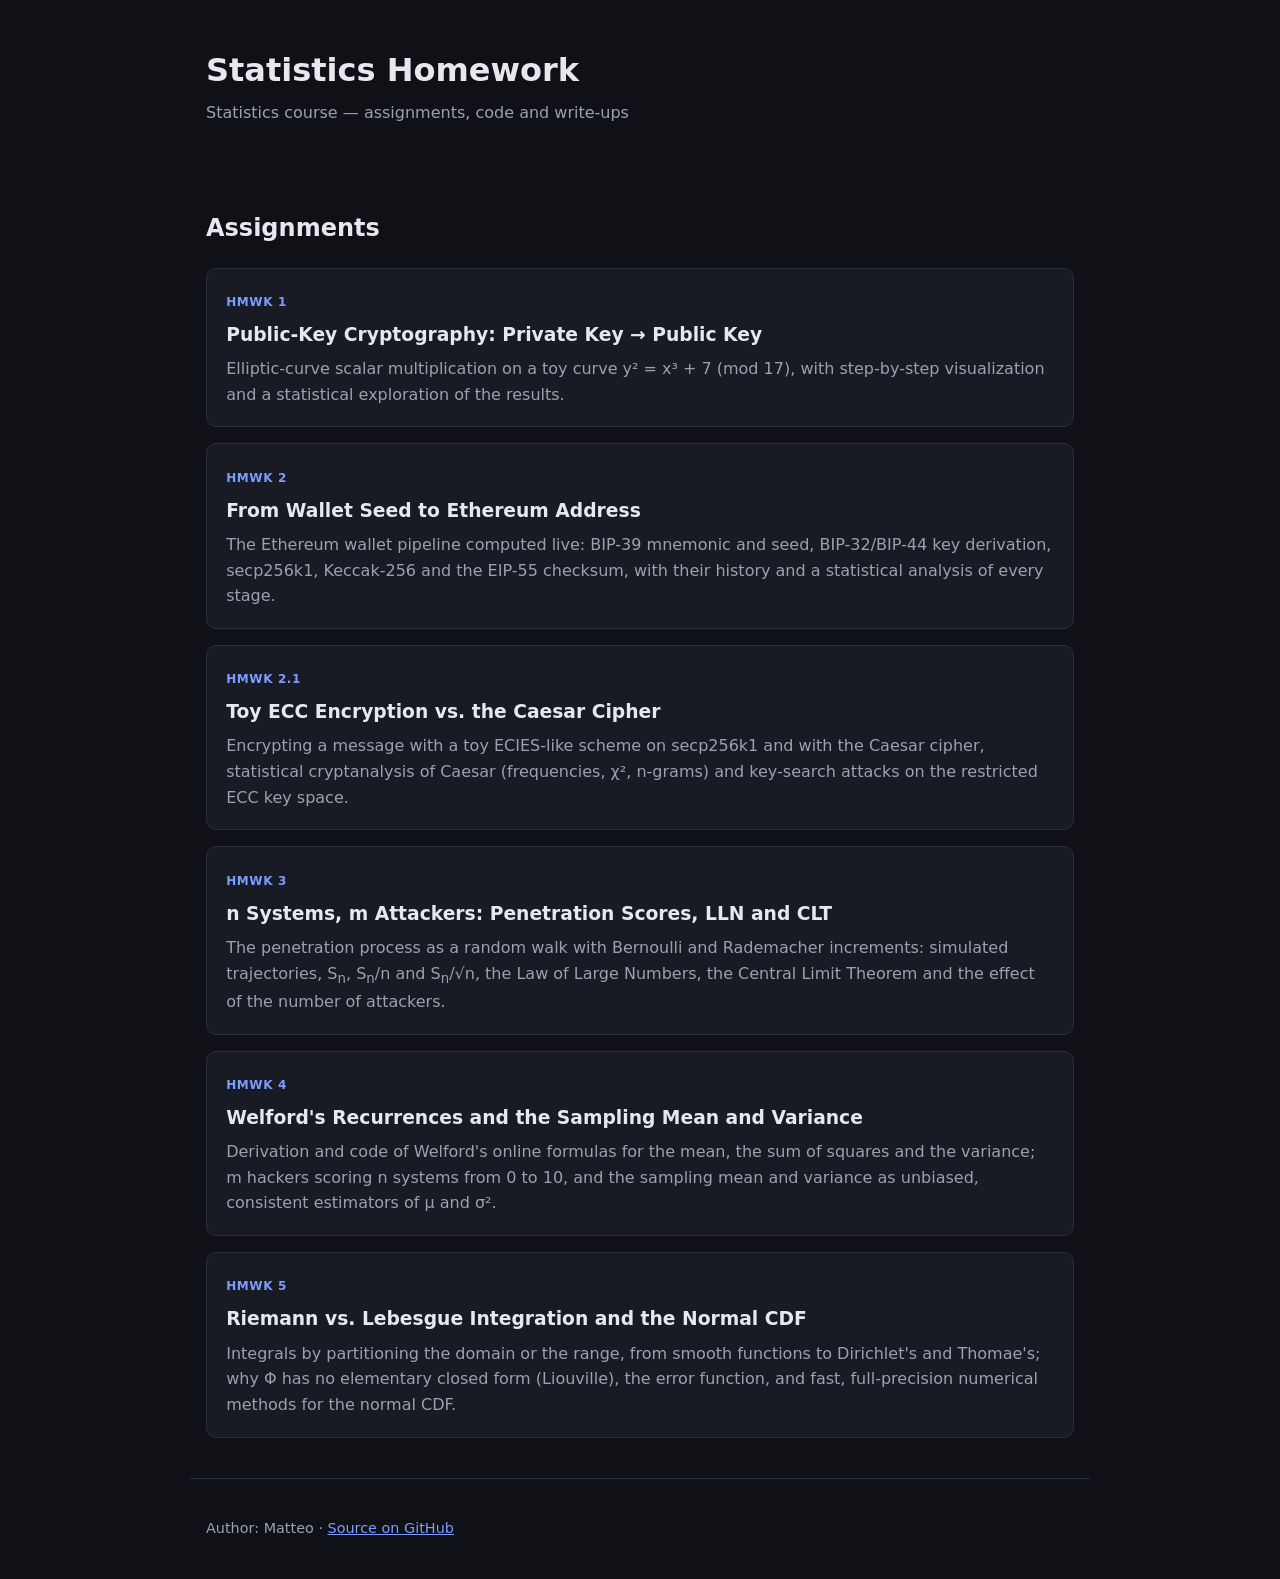
<file: index.html>
<!DOCTYPE html>
<html lang="en">
<head>
  <meta charset="UTF-8">
  <meta name="viewport" content="width=device-width, initial-scale=1.0">
  <title>Statistics Homework</title>
  <link rel="stylesheet" href="style.css">
</head>
<body>
  <header>
    <h1>Statistics Homework</h1>
    <p class="subtitle">Statistics course — assignments, code and write-ups</p>
  </header>

  <main>
    <section>
      <h2>Assignments</h2>
      <ul class="cards">
        <li class="card">
          <a href="hw1/index.html">
            <span class="tag">HMWK 1</span>
            <h3>Public-Key Cryptography: Private Key → Public Key</h3>
            <p>Elliptic-curve scalar multiplication on a toy curve
               y² = x³ + 7 (mod 17), with step-by-step visualization
               and a statistical exploration of the results.</p>
          </a>
        </li>
        <li class="card">
          <a href="hw2/index.html">
            <span class="tag">HMWK 2</span>
            <h3>From Wallet Seed to Ethereum Address</h3>
            <p>The Ethereum wallet pipeline computed live: BIP-39 mnemonic and seed, BIP-32/BIP-44
               key derivation, secp256k1, Keccak-256 and the EIP-55 checksum, with their history and
               a statistical analysis of every stage.</p>
          </a>
        </li>
        <li class="card">
          <a href="hw2.1/index.html">
            <span class="tag">HMWK 2.1</span>
            <h3>Toy ECC Encryption vs. the Caesar Cipher</h3>
            <p>Encrypting a message with a toy ECIES-like scheme on secp256k1 and with the Caesar cipher,
               statistical cryptanalysis of Caesar (frequencies, χ², n-grams) and key-search attacks
               on the restricted ECC key space.</p>
          </a>
        </li>
        <li class="card">
          <a href="hw3/index.html">
            <span class="tag">HMWK 3</span>
            <h3>n Systems, m Attackers: Penetration Scores, LLN and CLT</h3>
            <p>The penetration process as a random walk with Bernoulli and Rademacher increments:
               simulated trajectories, S<sub>n</sub>, S<sub>n</sub>/n and S<sub>n</sub>/√n, the Law of
               Large Numbers, the Central Limit Theorem and the effect of the number of attackers.</p>
          </a>
        </li>
        <li class="card">
          <a href="hw4/index.html">
            <span class="tag">HMWK 4</span>
            <h3>Welford's Recurrences and the Sampling Mean and Variance</h3>
            <p>Derivation and code of Welford's online formulas for the mean, the sum of squares and the
               variance; m hackers scoring n systems from 0 to 10, and the sampling mean and variance
               as unbiased, consistent estimators of μ and σ².</p>
          </a>
        </li>
        <li class="card">
          <a href="hw5/index.html">
            <span class="tag">HMWK 5</span>
            <h3>Riemann vs. Lebesgue Integration and the Normal CDF</h3>
            <p>Integrals by partitioning the domain or the range, from smooth functions to Dirichlet's and
               Thomae's; why Φ has no elementary closed form (Liouville), the error function, and fast,
               full-precision numerical methods for the normal CDF.</p>
          </a>
        </li>
        <!-- Add future homeworks here -->
      </ul>
    </section>
  </main>

  <footer>
    <p>Author: <span>Matteo</span> · <a href="https://github.com/biamat26/Statistics-Homeworks">Source on GitHub</a></p>
  </footer>
</body>
</html>
</file>
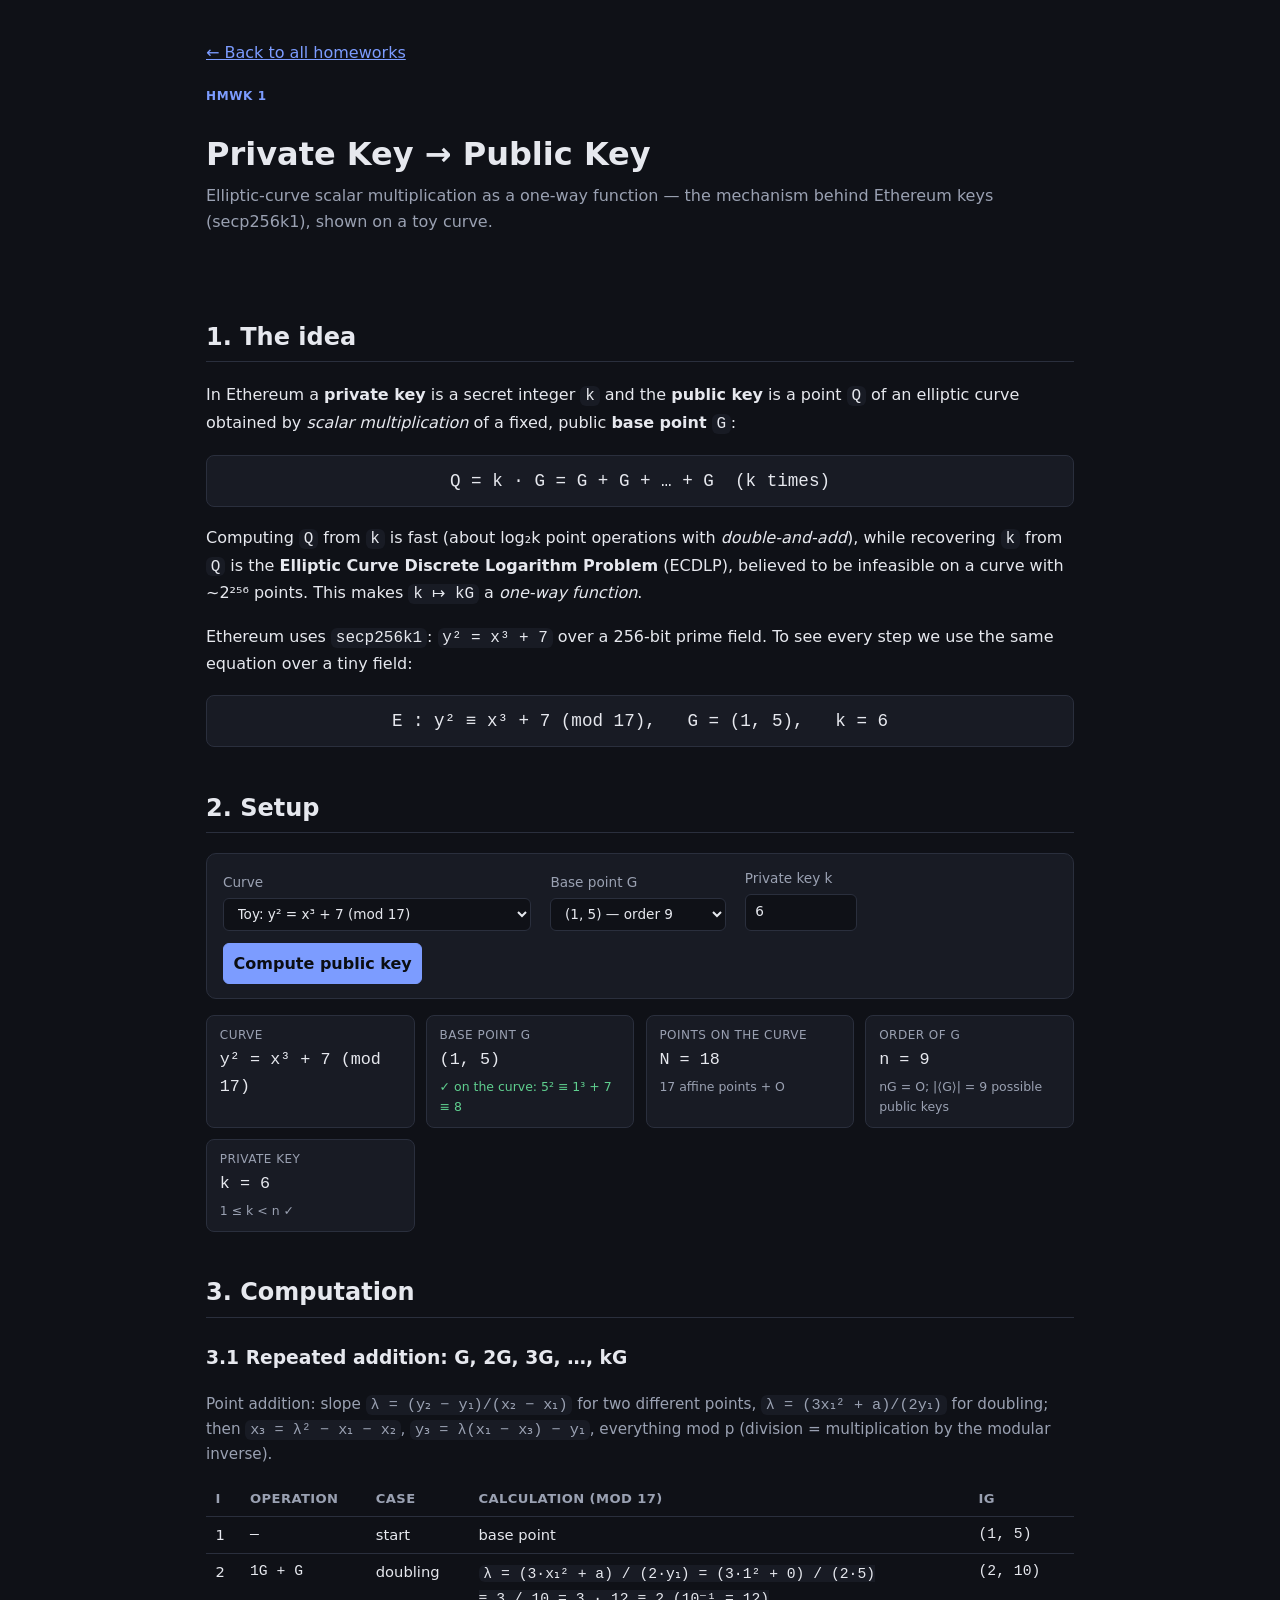
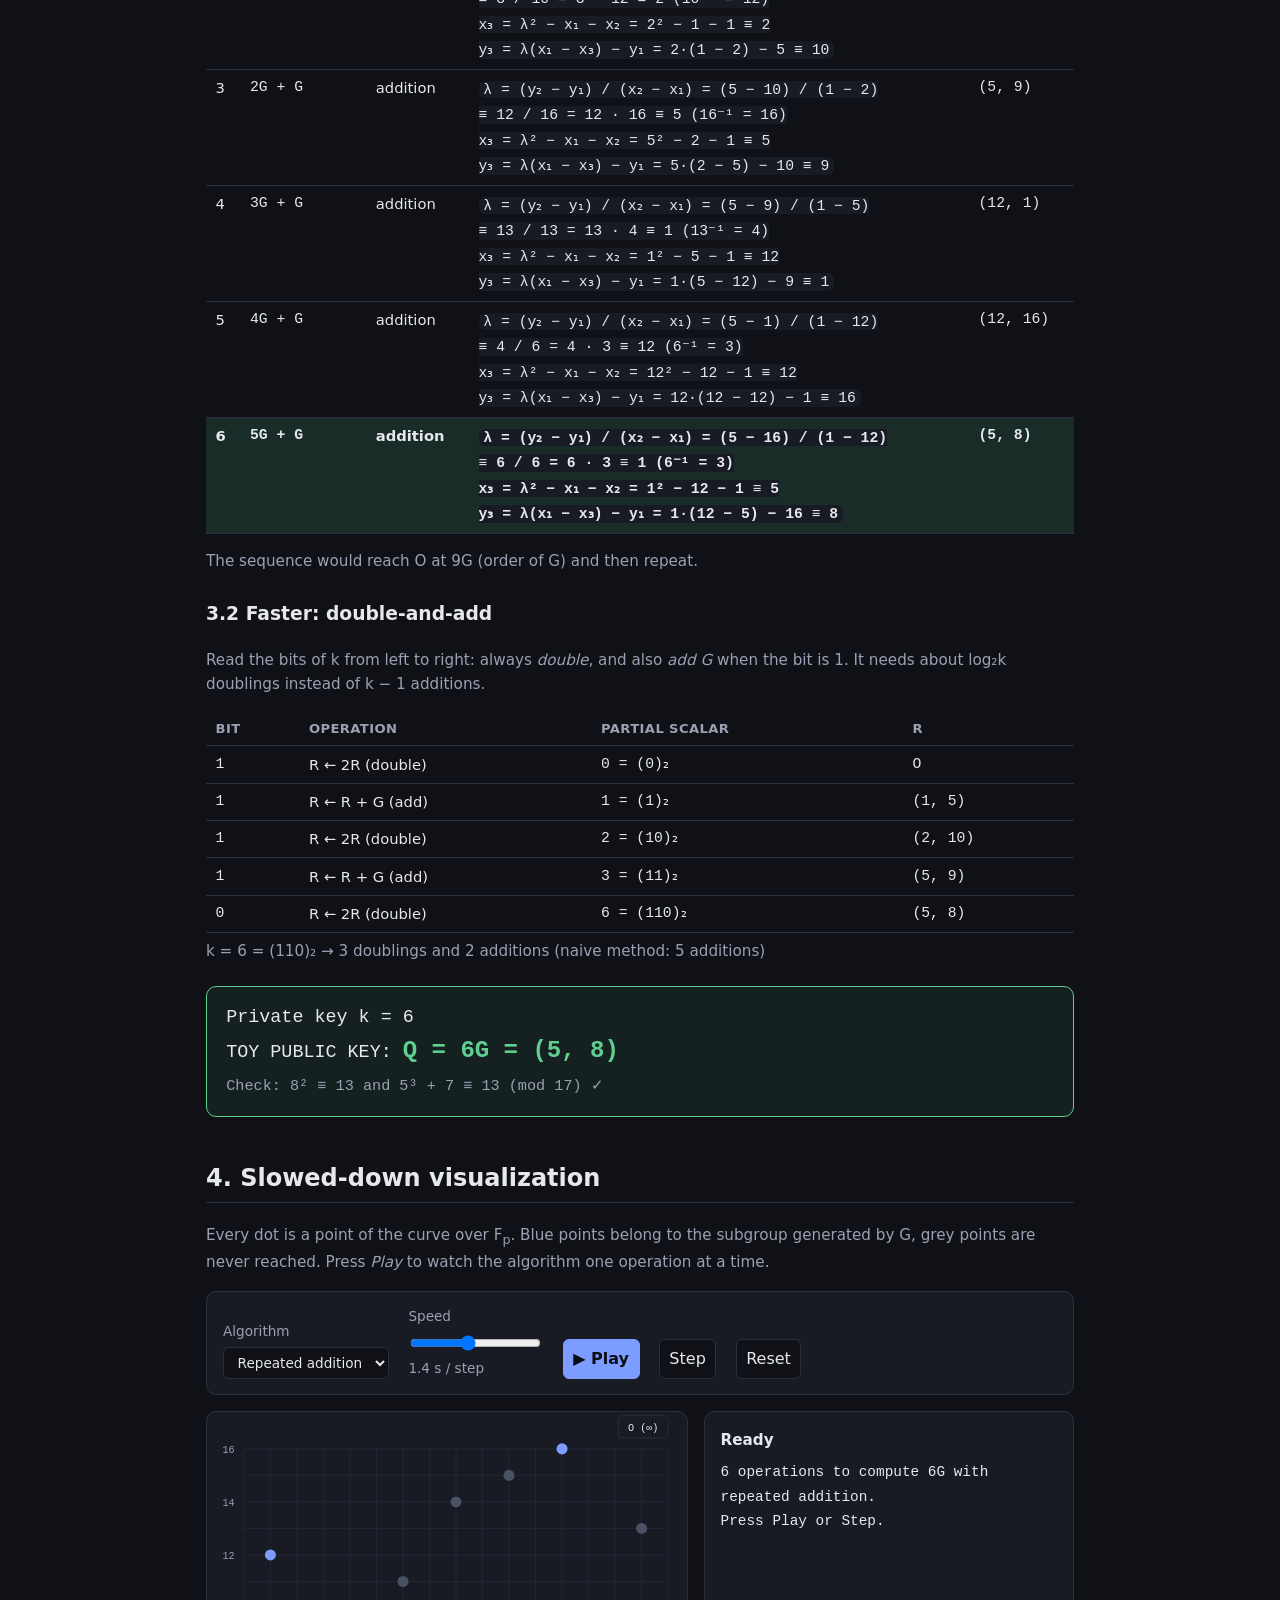
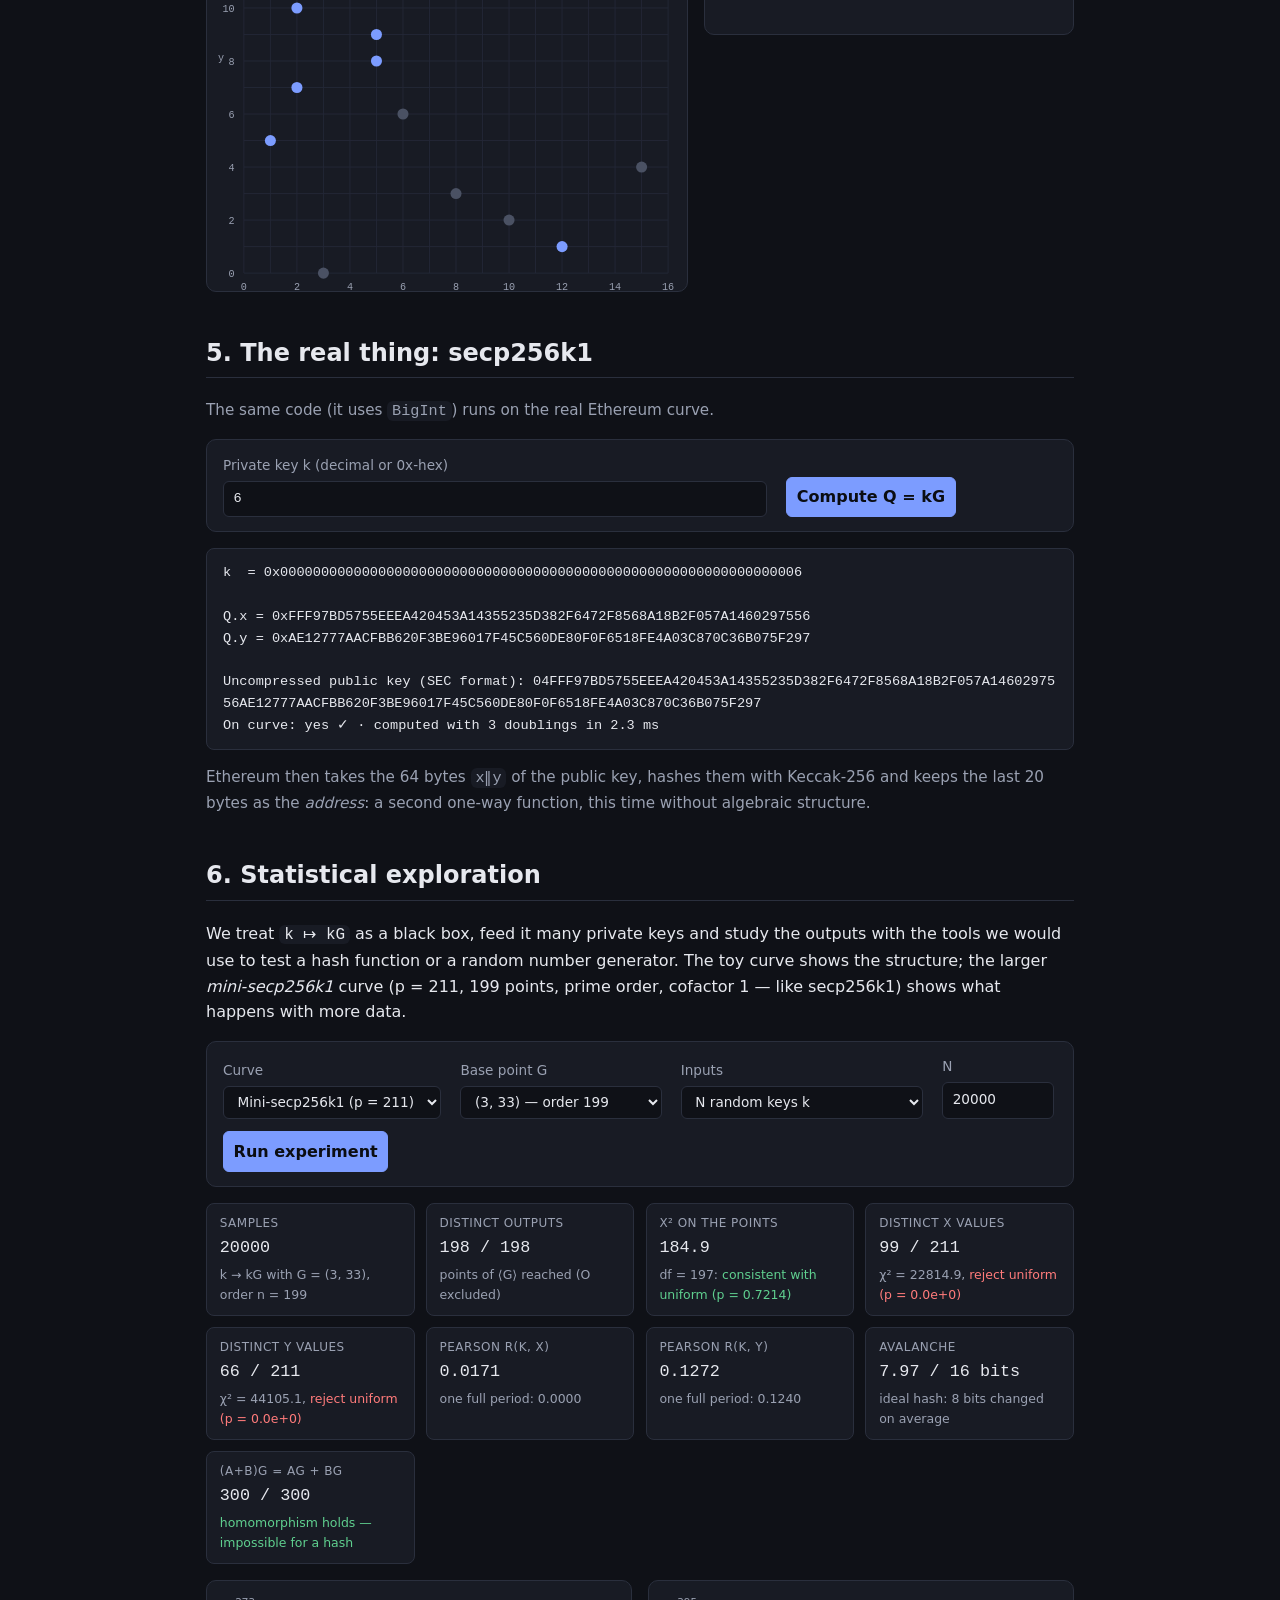
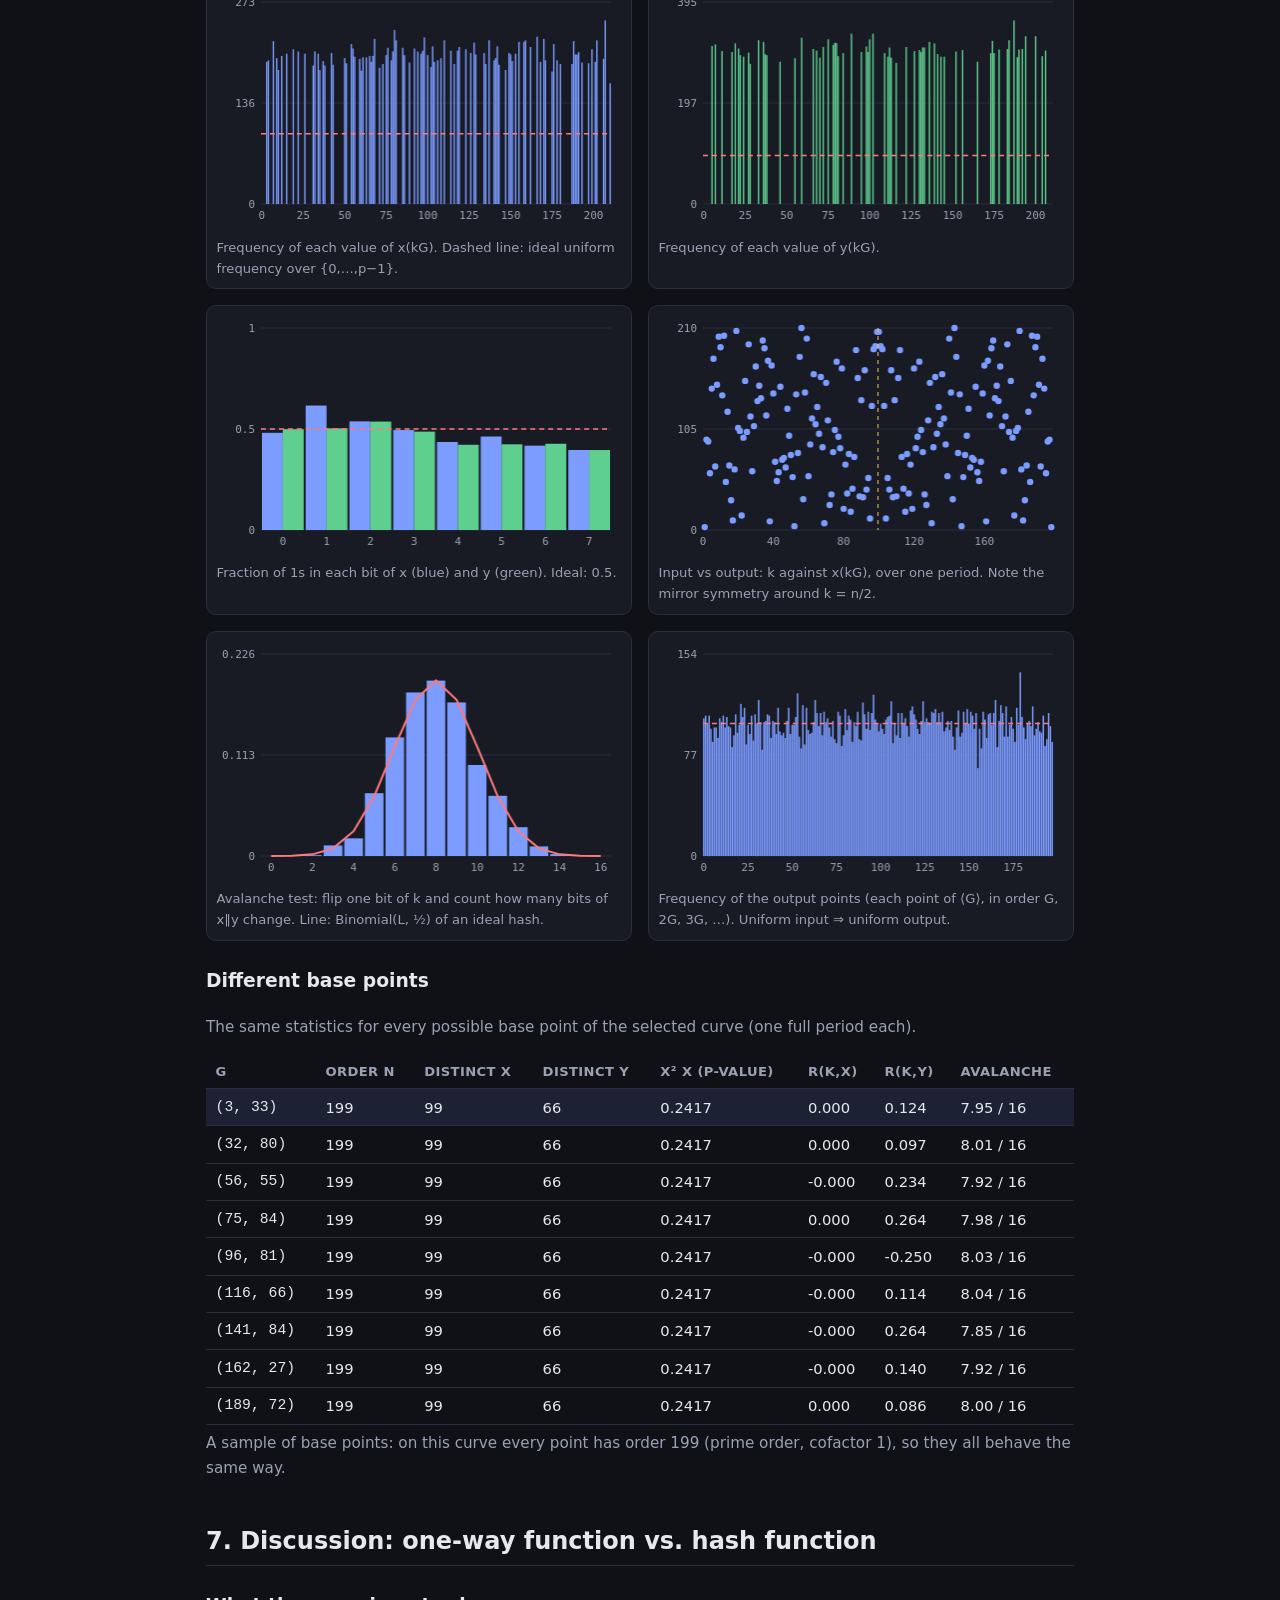
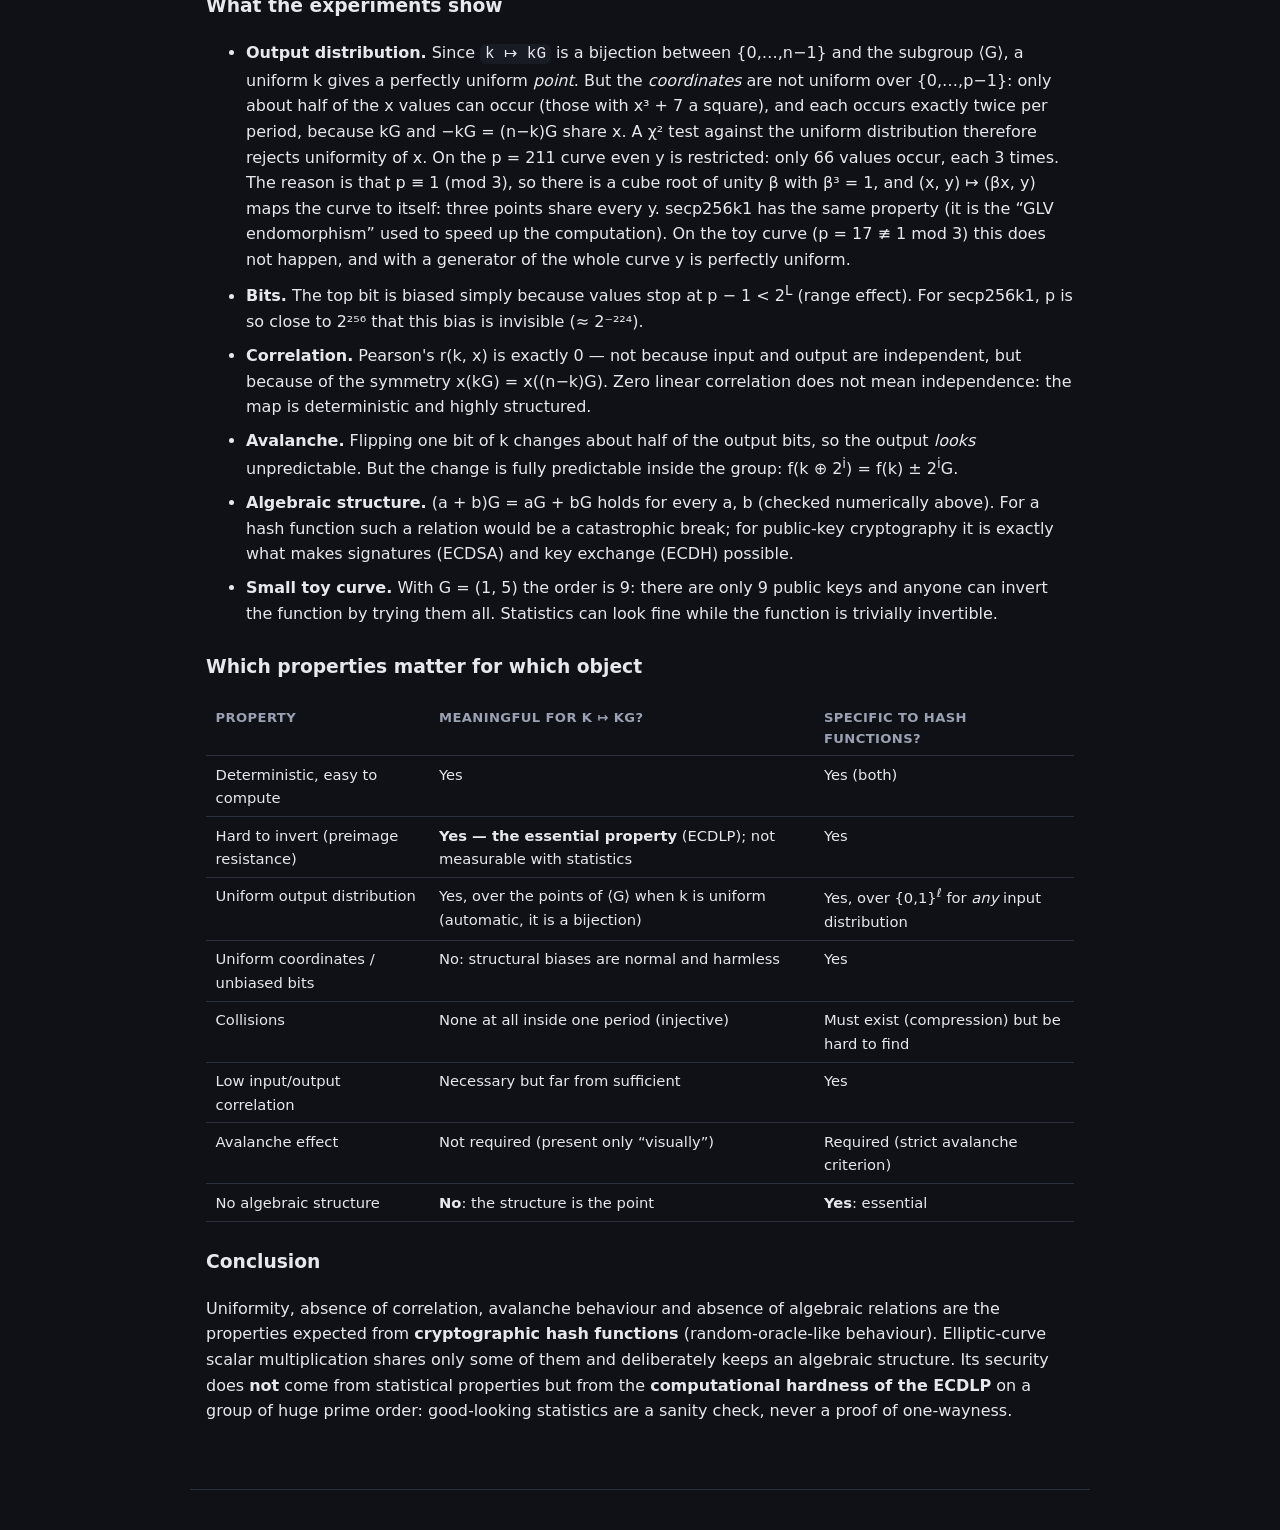
<file: hw1/index.html>
<!DOCTYPE html>
<html lang="en">
<head>
  <meta charset="UTF-8">
  <meta name="viewport" content="width=device-width, initial-scale=1.0">
  <title>HMWK 1 — Private Key → Public Key | Statistics Homework</title>
  <link rel="stylesheet" href="../style.css">
  <link rel="stylesheet" href="hw1.css">
</head>
<body>
  <header>
    <p><a href="../index.html">← Back to all homeworks</a></p>
    <span class="tag">HMWK 1</span>
    <h1>Private Key → Public Key</h1>
    <p class="subtitle">Elliptic-curve scalar multiplication as a one-way function — the mechanism behind Ethereum keys (secp256k1), shown on a toy curve.</p>
  </header>

  <main>
    <!-- ================================================================ -->
    <section id="intro">
      <h2>1. The idea</h2>
      <p>
        In Ethereum a <strong>private key</strong> is a secret integer <code>k</code> and the
        <strong>public key</strong> is a point <code>Q</code> of an elliptic curve obtained by
        <em>scalar multiplication</em> of a fixed, public <strong>base point</strong> <code>G</code>:
      </p>
      <p class="formula">Q = k · G = G + G + … + G &nbsp;(k times)</p>
      <p>
        Computing <code>Q</code> from <code>k</code> is fast (about log₂k point operations with
        <em>double-and-add</em>), while recovering <code>k</code> from <code>Q</code> is the
        <strong>Elliptic Curve Discrete Logarithm Problem</strong> (ECDLP), believed to be infeasible
        on a curve with ~2²⁵⁶ points. This makes <code>k ↦ kG</code> a <em>one-way function</em>.
      </p>
      <p>
        Ethereum uses <code>secp256k1</code>: <code>y² = x³ + 7</code> over a 256-bit prime field.
        To see every step we use the same equation over a tiny field:
      </p>
      <p class="formula">E : y² ≡ x³ + 7 (mod 17), &nbsp; G = (1, 5), &nbsp; k = 6</p>
    </section>

    <!-- ================================================================ -->
    <section id="setup">
      <h2>2. Setup</h2>
      <div class="controls">
        <label>Curve
          <select id="curveSel">
            <option value="toy" selected>Toy: y² = x³ + 7 (mod 17)</option>
            <option value="mini">Mini-secp256k1: y² = x³ + 7 (mod 211)</option>
          </select>
        </label>
        <label>Base point G
          <select id="gSel"></select>
        </label>
        <label>Private key k
          <input id="kInput" type="number" min="1" value="6">
        </label>
        <button id="computeBtn" class="primary">Compute public key</button>
      </div>
      <div id="setupInfo" class="info-grid"></div>
    </section>

    <!-- ================================================================ -->
    <section id="compute">
      <h2>3. Computation</h2>

      <h3>3.1 Repeated addition: G, 2G, 3G, …, kG</h3>
      <p class="muted">
        Point addition: slope <code>λ = (y₂ − y₁)/(x₂ − x₁)</code> for two different points,
        <code>λ = (3x₁² + a)/(2y₁)</code> for doubling; then
        <code>x₃ = λ² − x₁ − x₂</code>, <code>y₃ = λ(x₁ − x₃) − y₁</code>, everything mod p
        (division = multiplication by the modular inverse).
      </p>
      <div class="table-wrap"><table id="multTable"></table></div>
      <p id="multNote" class="muted"></p>

      <h3>3.2 Faster: double-and-add</h3>
      <p class="muted">
        Read the bits of k from left to right: always <em>double</em>, and also <em>add G</em> when the bit is 1.
        It needs about log₂k doublings instead of k − 1 additions.
      </p>
      <div class="table-wrap"><table id="daTable"></table></div>

      <div id="result" class="result"></div>
    </section>

    <!-- ================================================================ -->
    <section id="visual">
      <h2>4. Slowed-down visualization</h2>
      <p class="muted">
        Every dot is a point of the curve over F<sub>p</sub>. Blue points belong to the subgroup generated by G,
        grey points are never reached. Press <em>Play</em> to watch the algorithm one operation at a time.
      </p>
      <div class="controls">
        <label>Algorithm
          <select id="algoSel">
            <option value="naive">Repeated addition</option>
            <option value="da">Double-and-add</option>
          </select>
        </label>
        <label>Speed
          <input id="speed" type="range" min="200" max="3000" step="100" value="1400">
          <span id="speedLabel"></span>
        </label>
        <button id="playBtn" class="primary">▶ Play</button>
        <button id="stepBtn">Step</button>
        <button id="resetBtn">Reset</button>
      </div>
      <div class="viz">
        <svg id="grid" viewBox="0 0 520 520" role="img" aria-label="Points of the curve and steps of the algorithm"></svg>
        <div id="stepPanel" class="step-panel"></div>
      </div>
    </section>

    <!-- ================================================================ -->
    <section id="real">
      <h2>5. The real thing: secp256k1</h2>
      <p class="muted">
        The same code (it uses <code>BigInt</code>) runs on the real Ethereum curve.
      </p>
      <div class="controls">
        <label>Private key k (decimal or 0x-hex)
          <input id="realK" type="text" value="6" spellcheck="false">
        </label>
        <button id="realBtn" class="primary">Compute Q = kG</button>
      </div>
      <div id="realOut" class="mono-out"></div>
      <p class="muted">
        Ethereum then takes the 64 bytes <code>x‖y</code> of the public key, hashes them with Keccak-256 and keeps the
        last 20 bytes as the <em>address</em>: a second one-way function, this time without algebraic structure.
      </p>
    </section>

    <!-- ================================================================ -->
    <section id="stats">
      <h2>6. Statistical exploration</h2>
      <p>
        We treat <code>k ↦ kG</code> as a black box, feed it many private keys and study the outputs with the tools
        we would use to test a hash function or a random number generator. The toy curve shows the structure; the
        larger <em>mini-secp256k1</em> curve (p = 211, 199 points, prime order, cofactor 1 — like secp256k1) shows
        what happens with more data.
      </p>
      <div class="controls">
        <label>Curve
          <select id="sCurve">
            <option value="toy">Toy (p = 17)</option>
            <option value="mini" selected>Mini-secp256k1 (p = 211)</option>
          </select>
        </label>
        <label>Base point G
          <select id="sG"></select>
        </label>
        <label>Inputs
          <select id="sMode">
            <option value="random">N random keys k</option>
            <option value="period">k = 1 … n−1 (one full period)</option>
          </select>
        </label>
        <label>N
          <input id="sN" type="number" min="10" max="200000" value="20000">
        </label>
        <button id="statsBtn" class="primary">Run experiment</button>
      </div>

      <div id="metrics" class="info-grid"></div>

      <div class="charts">
        <figure>
          <canvas id="cX"></canvas>
          <figcaption>Frequency of each value of x(kG). Dashed line: ideal uniform frequency over {0,…,p−1}.</figcaption>
        </figure>
        <figure>
          <canvas id="cY"></canvas>
          <figcaption>Frequency of each value of y(kG).</figcaption>
        </figure>
        <figure>
          <canvas id="cBits"></canvas>
          <figcaption>Fraction of 1s in each bit of x (blue) and y (green). Ideal: 0.5.</figcaption>
        </figure>
        <figure>
          <canvas id="cScatter"></canvas>
          <figcaption>Input vs output: k against x(kG), over one period. Note the mirror symmetry around k = n/2.</figcaption>
        </figure>
        <figure>
          <canvas id="cAval"></canvas>
          <figcaption>Avalanche test: flip one bit of k and count how many bits of x‖y change. Line: Binomial(L, ½) of an ideal hash.</figcaption>
        </figure>
        <figure>
          <canvas id="cCount"></canvas>
          <figcaption>Frequency of the output points (each point of ⟨G⟩, in order G, 2G, 3G, …). Uniform input ⇒ uniform output.</figcaption>
        </figure>
      </div>

      <h3>Different base points</h3>
      <p class="muted">The same statistics for every possible base point of the selected curve (one full period each).</p>
      <div class="table-wrap"><table id="bpTable"></table></div>
    </section>

    <!-- ================================================================ -->
    <section id="discussion">
      <h2>7. Discussion: one-way function vs. hash function</h2>

      <h3>What the experiments show</h3>
      <ul>
        <li><strong>Output distribution.</strong> Since <code>k ↦ kG</code> is a bijection between
          {0,…,n−1} and the subgroup ⟨G⟩, a uniform k gives a perfectly uniform <em>point</em>. But the
          <em>coordinates</em> are not uniform over {0,…,p−1}: only about half of the x values can occur (those with
          x³ + 7 a square), and each occurs exactly twice per period, because kG and −kG = (n−k)G share x.
          A χ² test against the uniform distribution therefore rejects uniformity of x.
          On the p = 211 curve even y is restricted: only 66 values occur, each 3 times. The reason is that
          p ≡ 1 (mod 3), so there is a cube root of unity β with β³ = 1, and (x, y) ↦ (βx, y) maps the curve to itself:
          three points share every y. secp256k1 has the same property (it is the “GLV endomorphism” used to speed up
          the computation). On the toy curve (p = 17 ≢ 1 mod 3) this does not happen, and with a generator of the
          whole curve y is perfectly uniform.</li>
        <li><strong>Bits.</strong> The top bit is biased simply because values stop at p − 1 &lt; 2<sup>L</sup>
          (range effect). For secp256k1, p is so close to 2²⁵⁶ that this bias is invisible (≈ 2⁻²²⁴).</li>
        <li><strong>Correlation.</strong> Pearson's r(k, x) is exactly 0 — not because input and output are
          independent, but because of the symmetry x(kG) = x((n−k)G). Zero linear correlation does not mean
          independence: the map is deterministic and highly structured.</li>
        <li><strong>Avalanche.</strong> Flipping one bit of k changes about half of the output bits, so the output
          <em>looks</em> unpredictable. But the change is fully predictable inside the group:
          f(k ⊕ 2<sup>i</sup>) = f(k) ± 2<sup>i</sup>G.</li>
        <li><strong>Algebraic structure.</strong> (a + b)G = aG + bG holds for every a, b (checked numerically above).
          For a hash function such a relation would be a catastrophic break; for public-key cryptography it is
          exactly what makes signatures (ECDSA) and key exchange (ECDH) possible.</li>
        <li><strong>Small toy curve.</strong> With G = (1, 5) the order is 9: there are only 9 public keys and
          anyone can invert the function by trying them all. Statistics can look fine while the function is trivially
          invertible.</li>
      </ul>

      <h3>Which properties matter for which object</h3>
      <div class="table-wrap">
        <table>
          <thead>
            <tr><th>Property</th><th>Meaningful for k ↦ kG?</th><th>Specific to hash functions?</th></tr>
          </thead>
          <tbody>
            <tr><td>Deterministic, easy to compute</td><td>Yes</td><td>Yes (both)</td></tr>
            <tr><td>Hard to invert (preimage resistance)</td><td><strong>Yes — the essential property</strong> (ECDLP); not measurable with statistics</td><td>Yes</td></tr>
            <tr><td>Uniform output distribution</td><td>Yes, over the points of ⟨G⟩ when k is uniform (automatic, it is a bijection)</td><td>Yes, over {0,1}<sup>ℓ</sup> for <em>any</em> input distribution</td></tr>
            <tr><td>Uniform coordinates / unbiased bits</td><td>No: structural biases are normal and harmless</td><td>Yes</td></tr>
            <tr><td>Collisions</td><td>None at all inside one period (injective)</td><td>Must exist (compression) but be hard to find</td></tr>
            <tr><td>Low input/output correlation</td><td>Necessary but far from sufficient</td><td>Yes</td></tr>
            <tr><td>Avalanche effect</td><td>Not required (present only “visually”)</td><td>Required (strict avalanche criterion)</td></tr>
            <tr><td>No algebraic structure</td><td><strong>No</strong>: the structure is the point</td><td><strong>Yes</strong>: essential</td></tr>
          </tbody>
        </table>
      </div>

      <h3>Conclusion</h3>
      <p>
        Uniformity, absence of correlation, avalanche behaviour and absence of algebraic relations are the
        properties expected from <strong>cryptographic hash functions</strong> (random-oracle-like behaviour).
        Elliptic-curve scalar multiplication shares only some of them and deliberately keeps an algebraic structure.
        Its security does <strong>not</strong> come from statistical properties but from the
        <strong>computational hardness of the ECDLP</strong> on a group of huge prime order: good-looking statistics are
        a sanity check, never a proof of one-wayness.
      </p>
    </section>
  </main>

  <footer>
    <p>Statistics Homework · HMWK 1 · <a href="../index.html">All homeworks</a></p>
  </footer>

  <script src="ec.js"></script>
  <script src="app.js"></script>
</body>
</html>
</file>
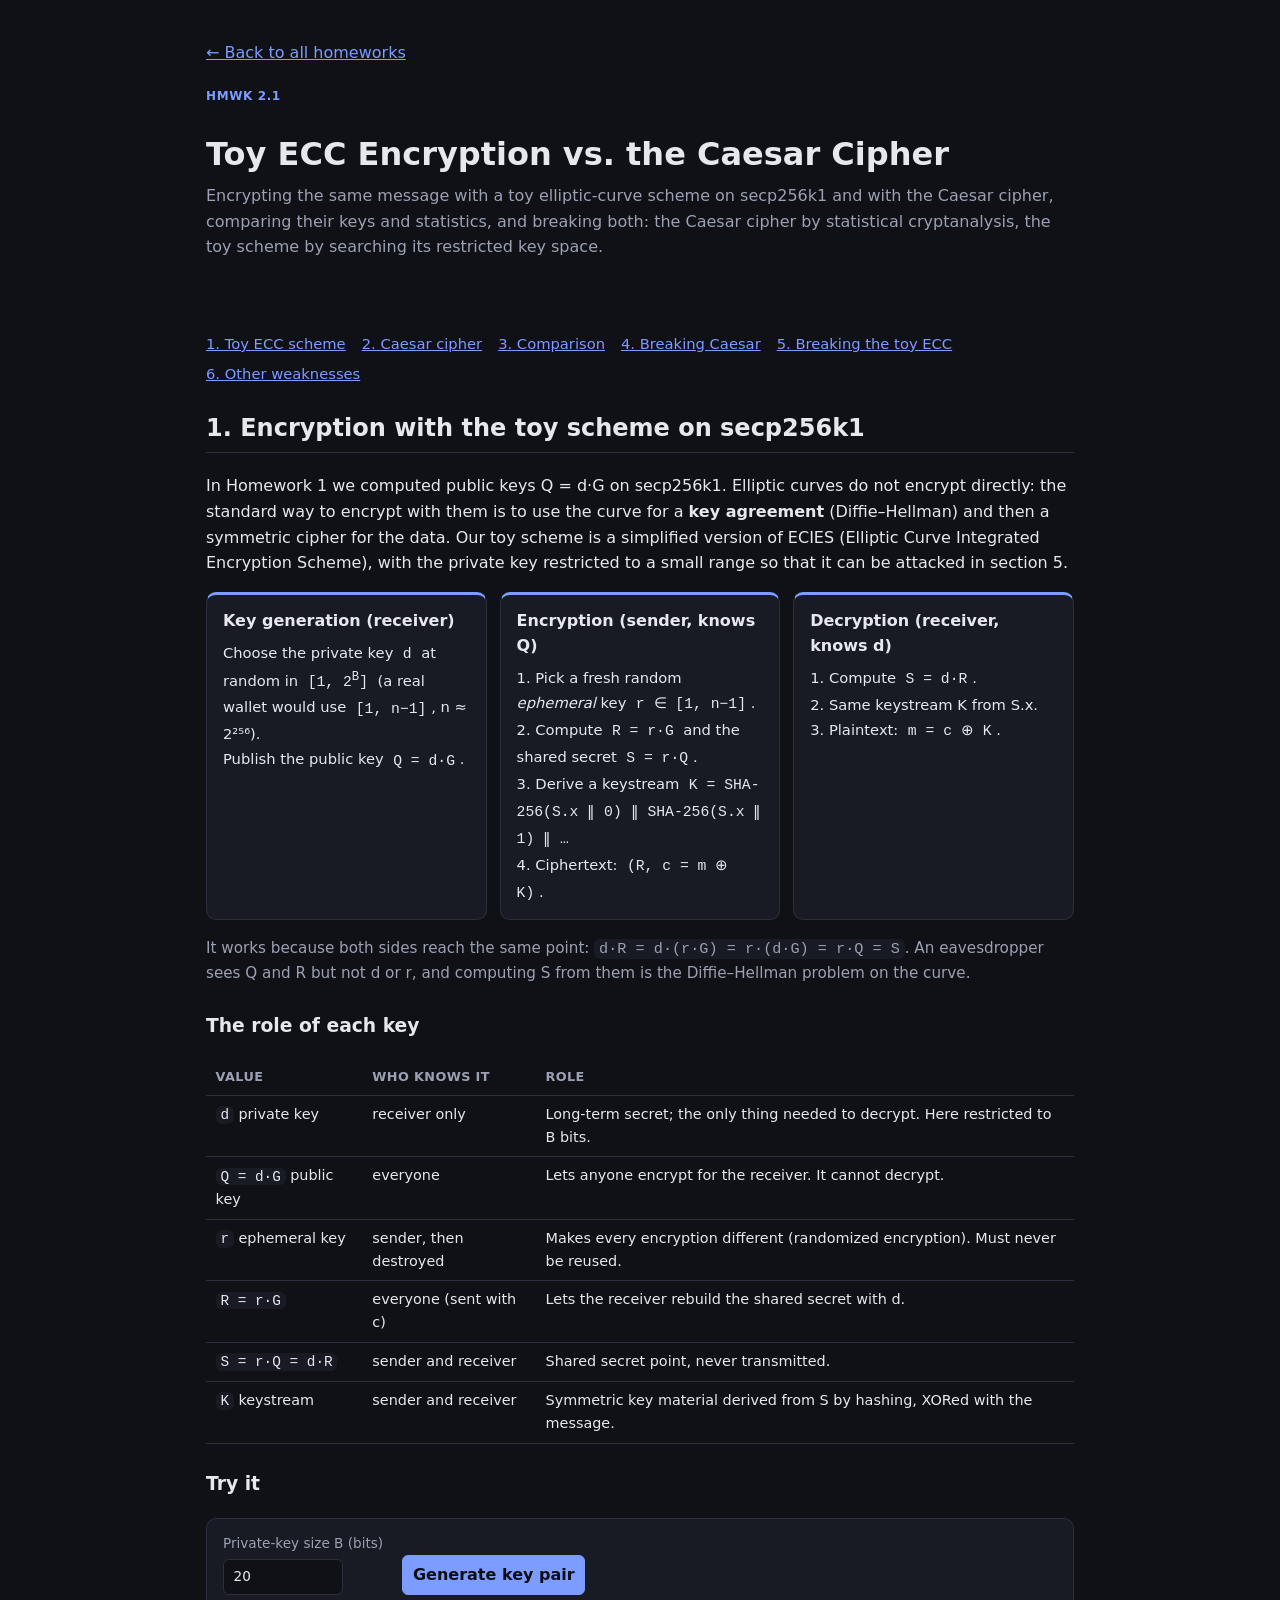
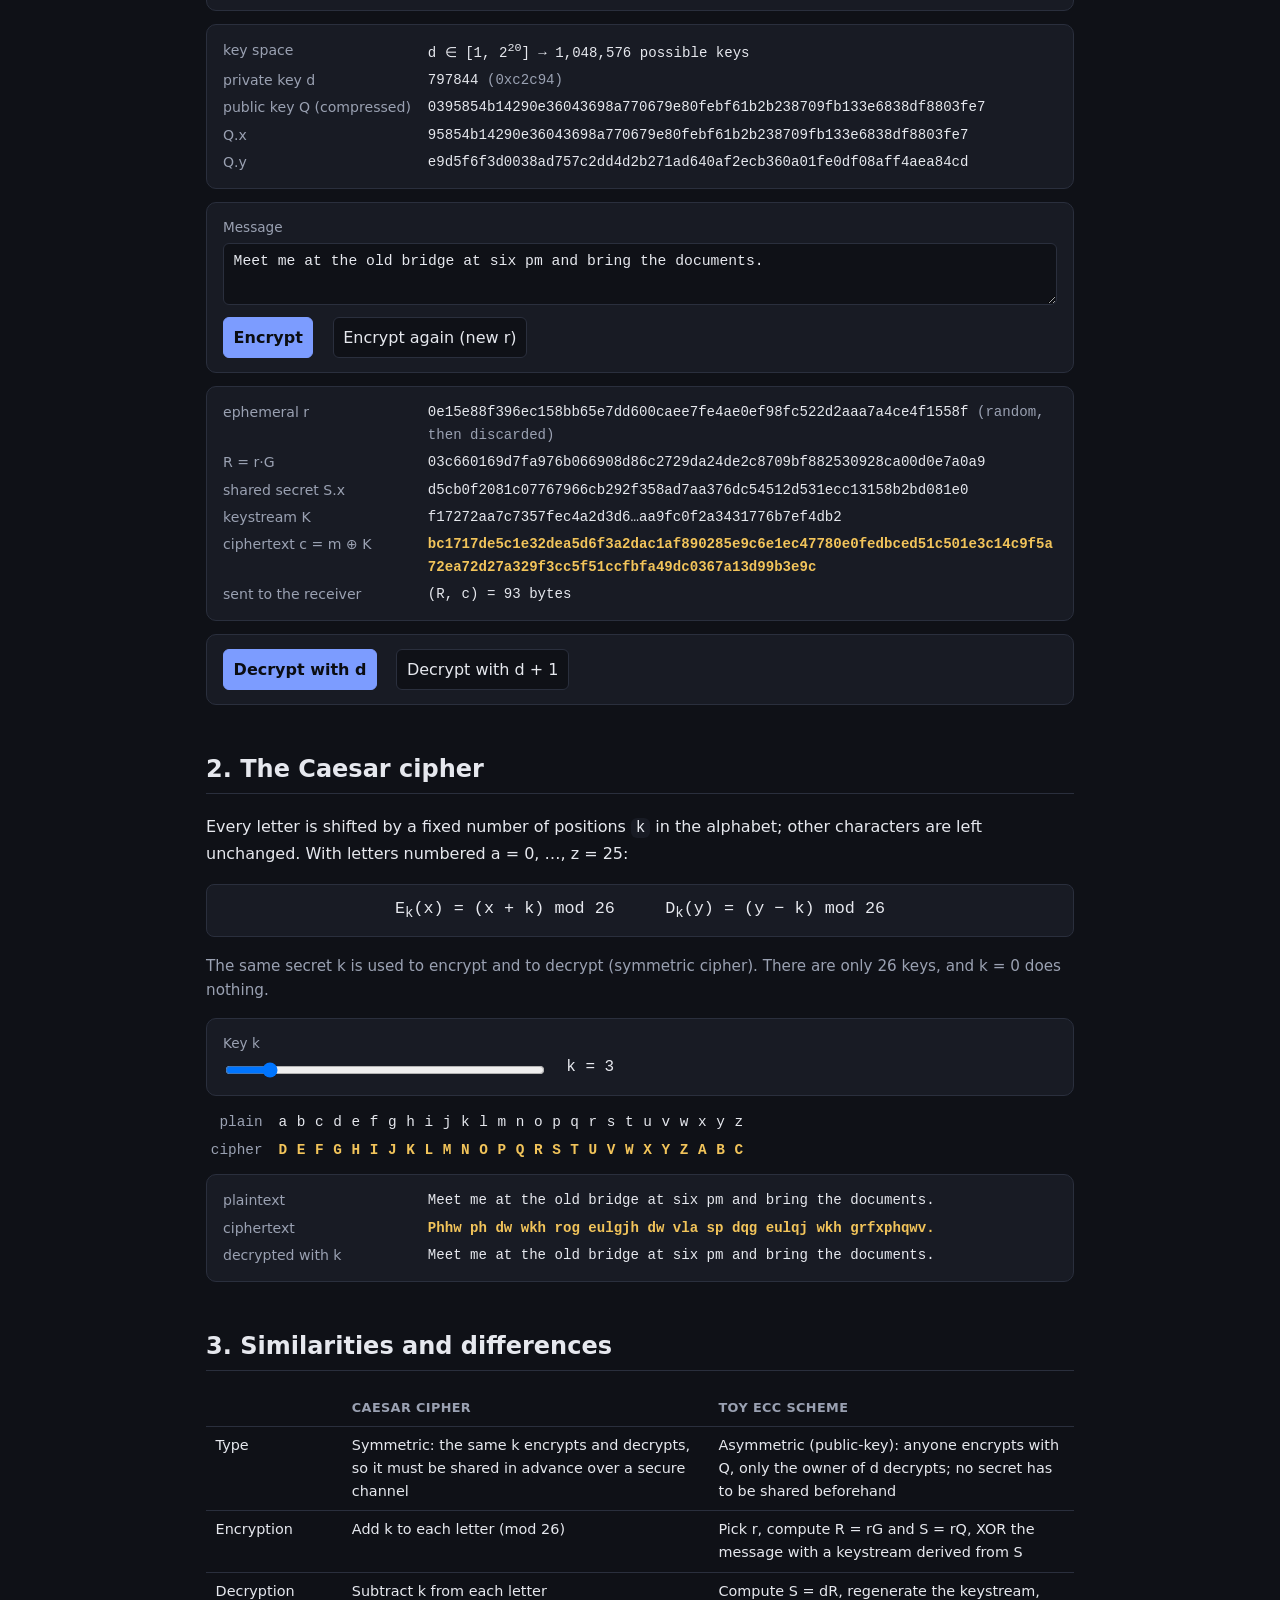
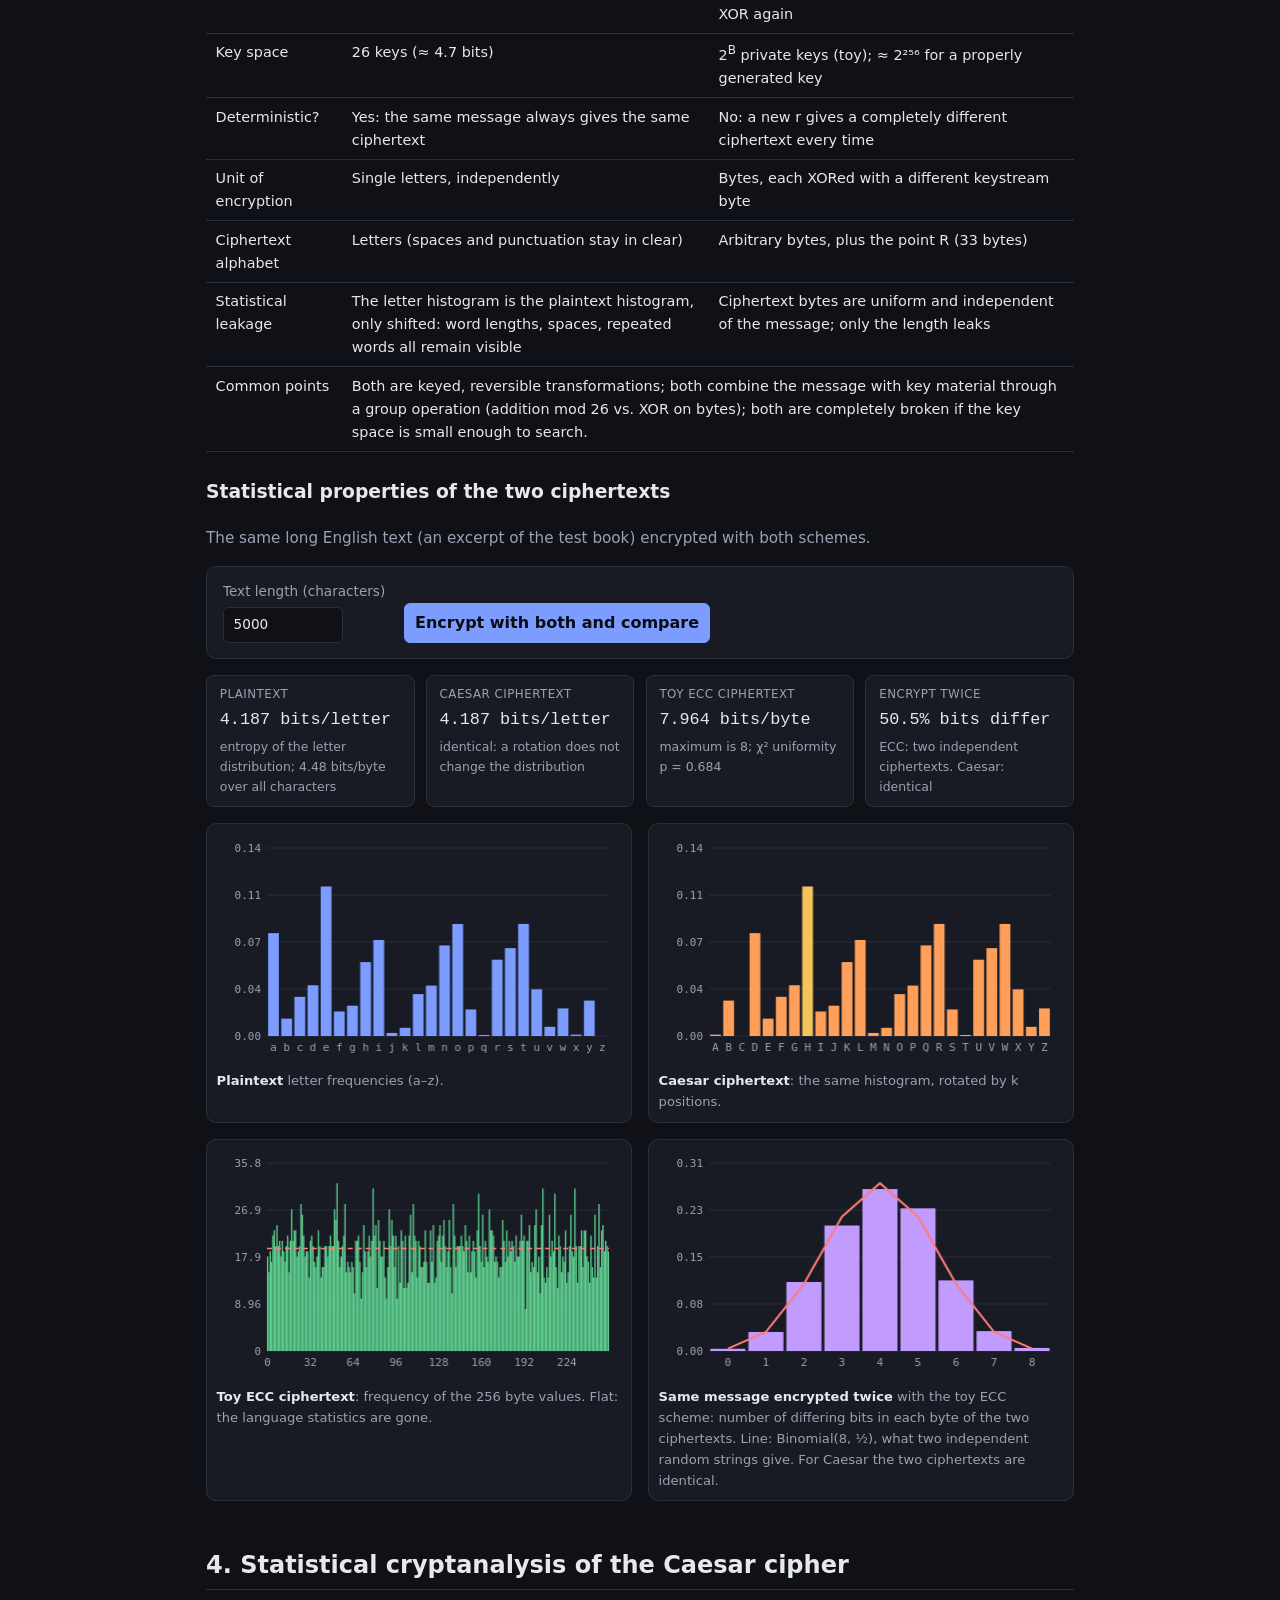
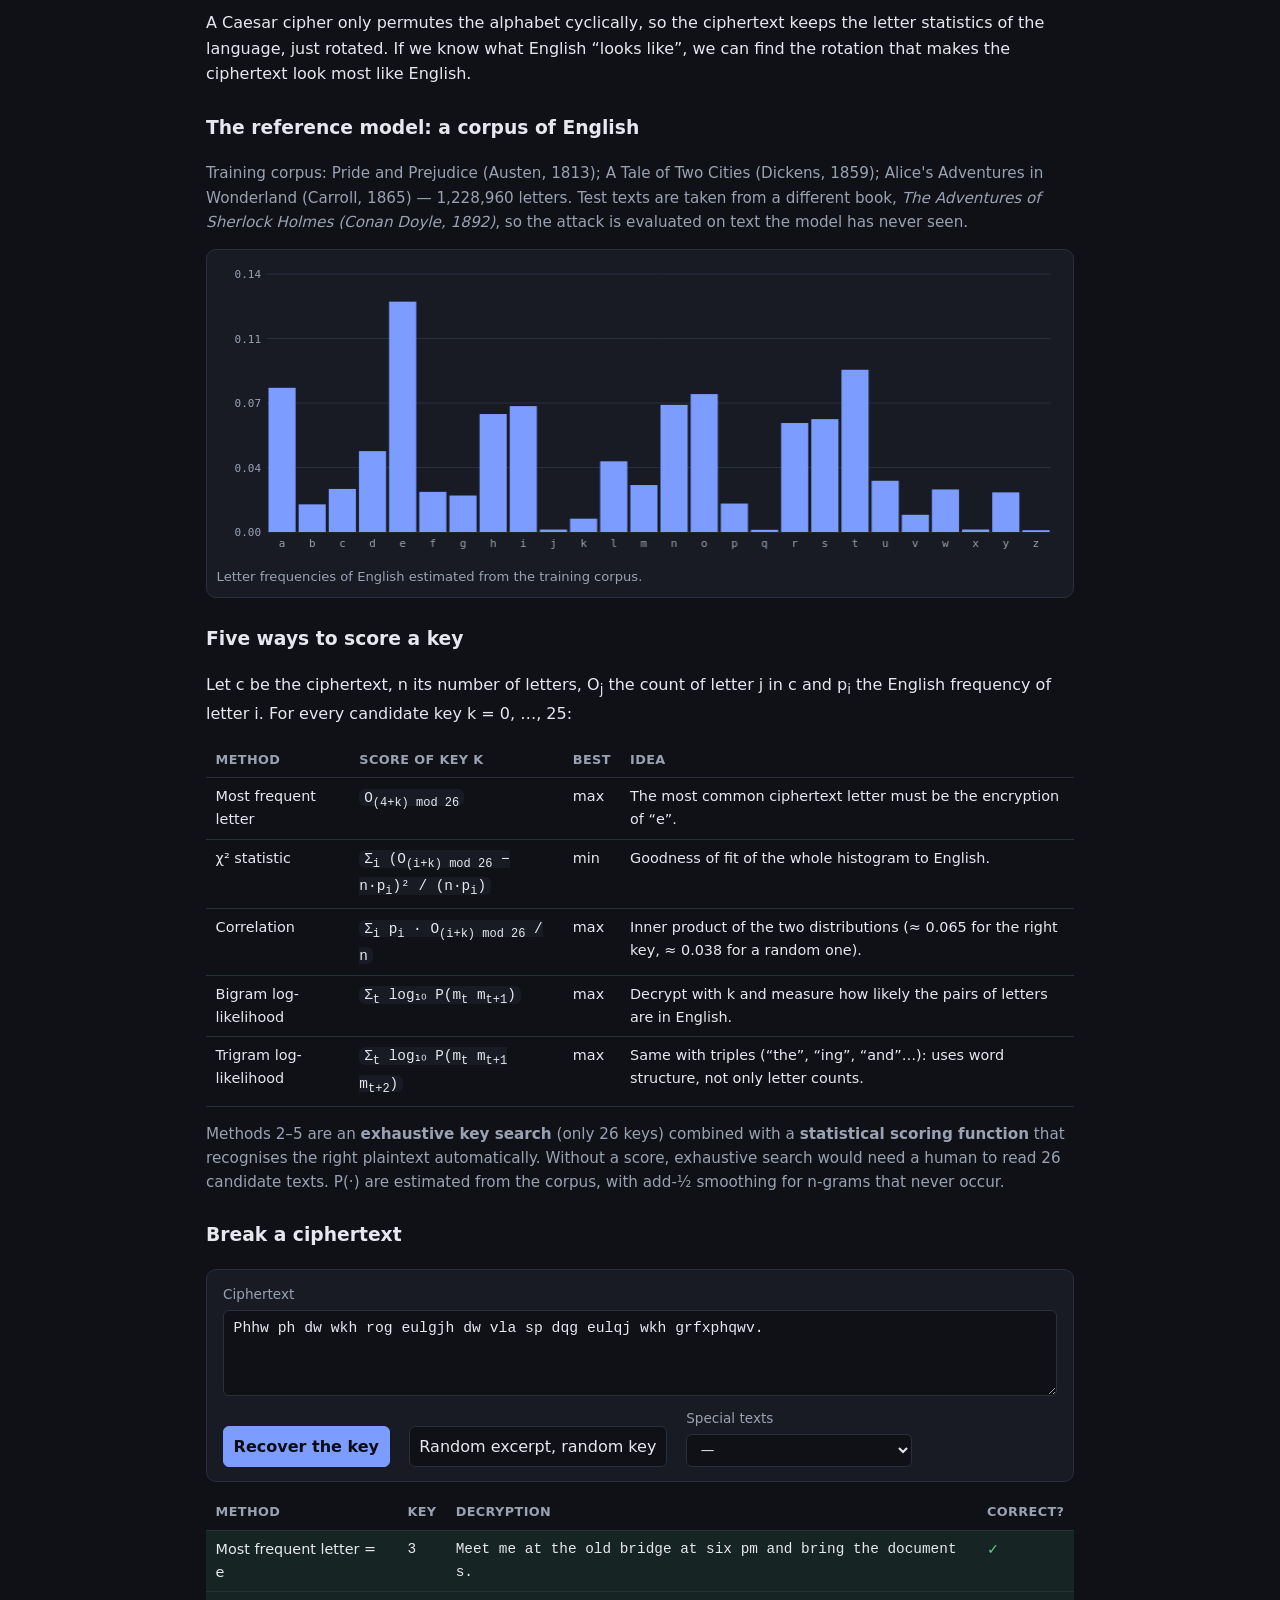
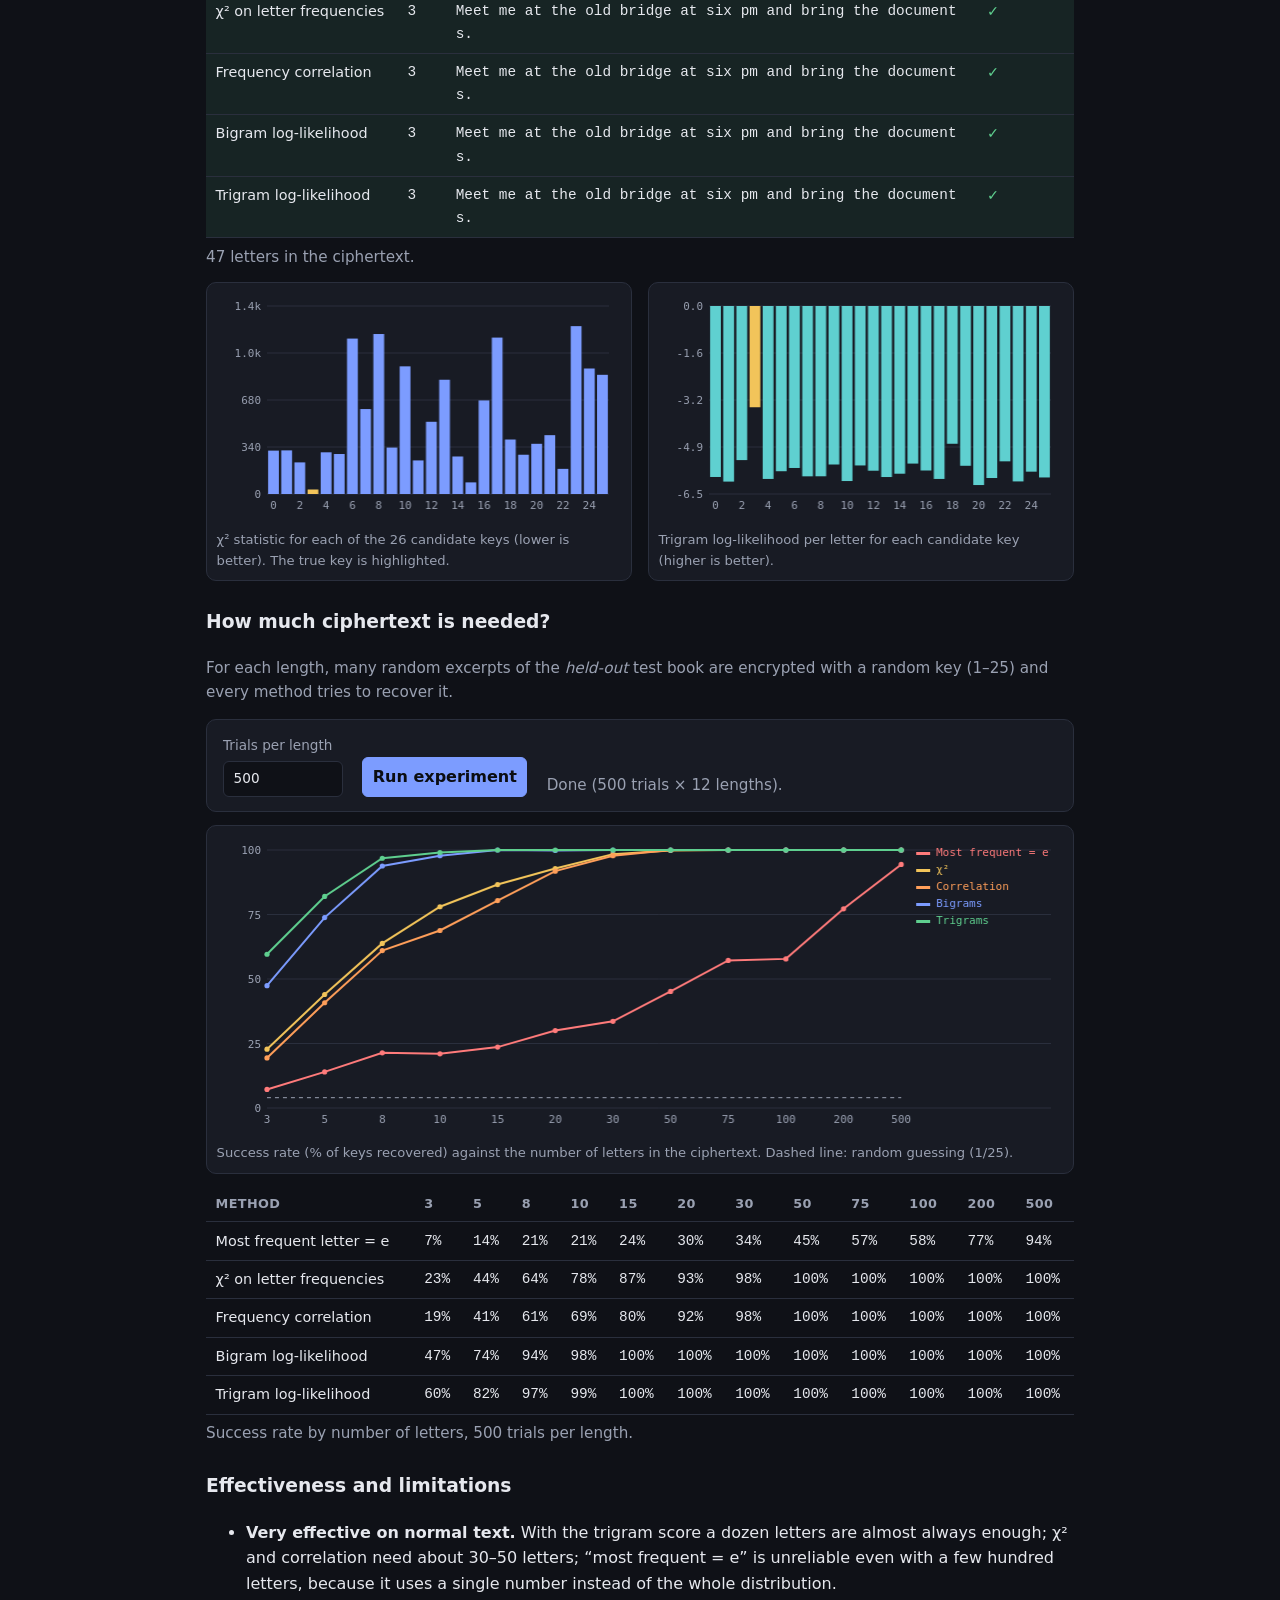
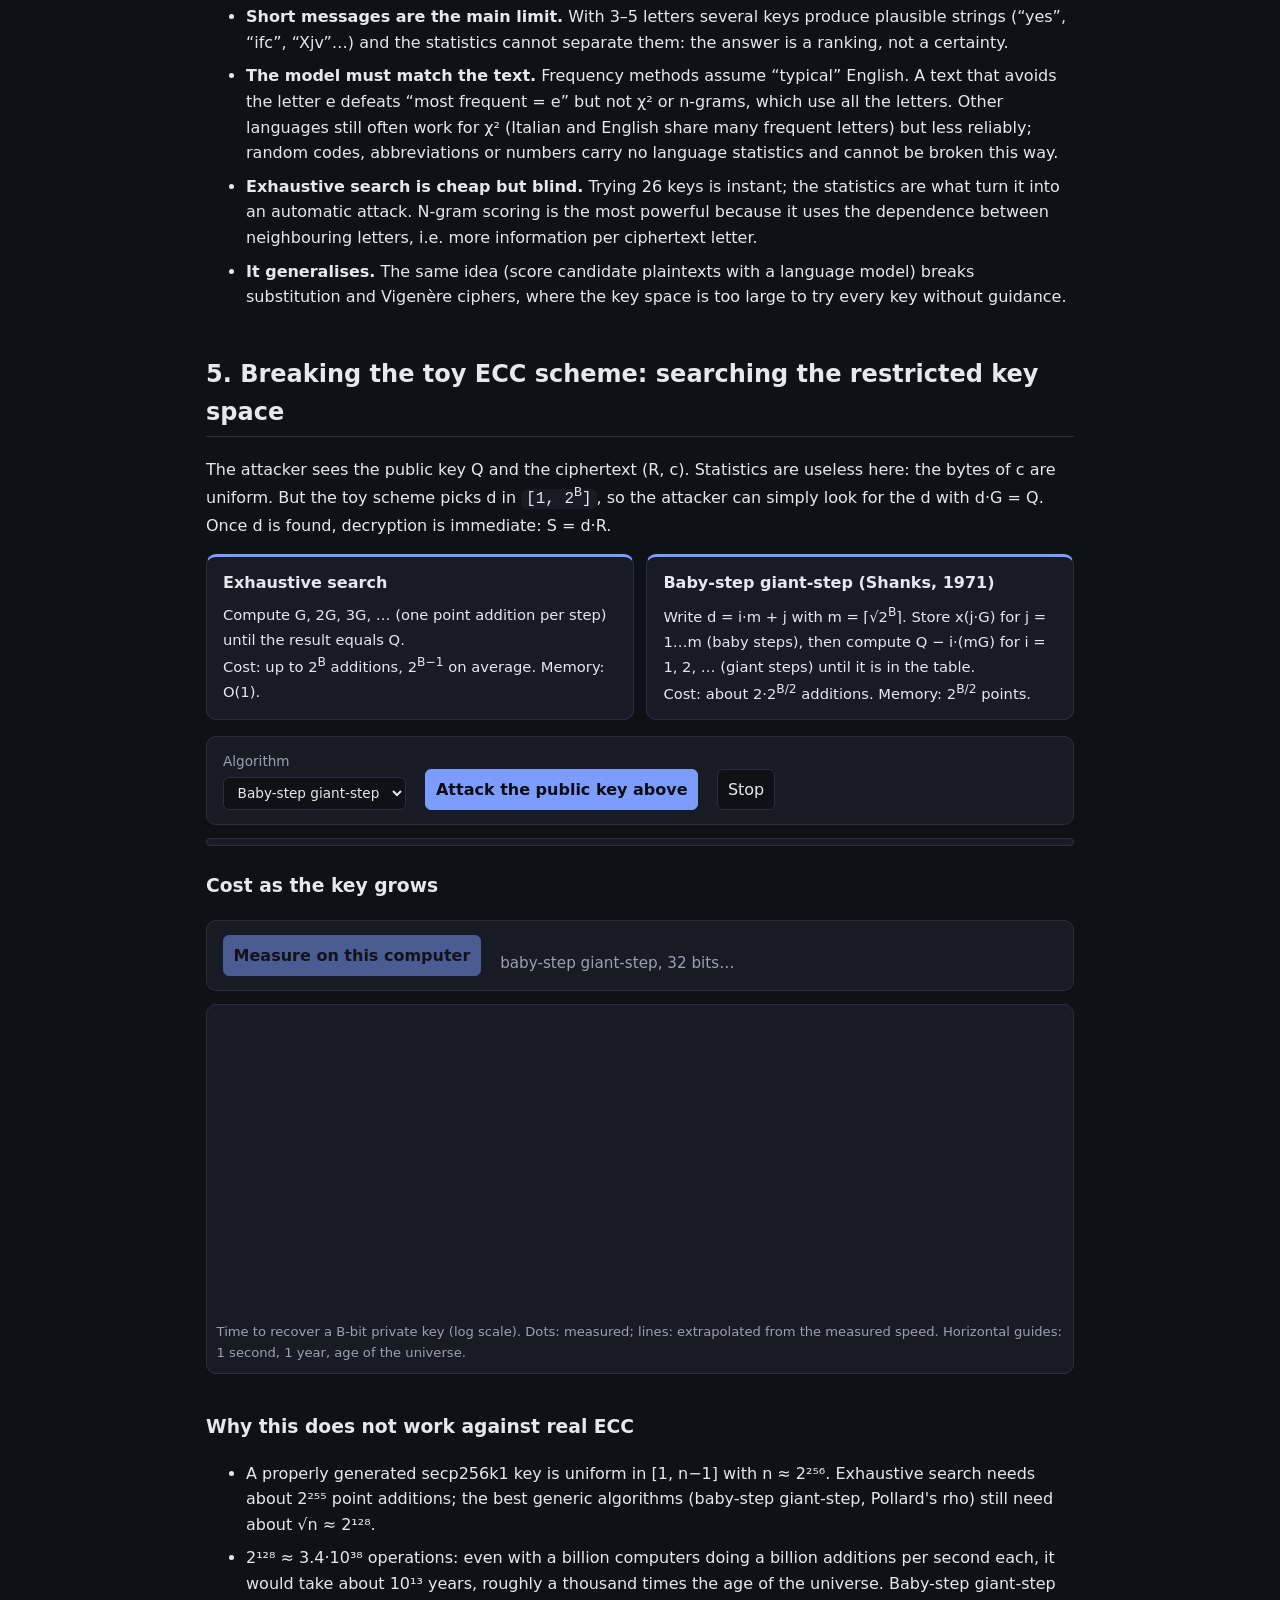
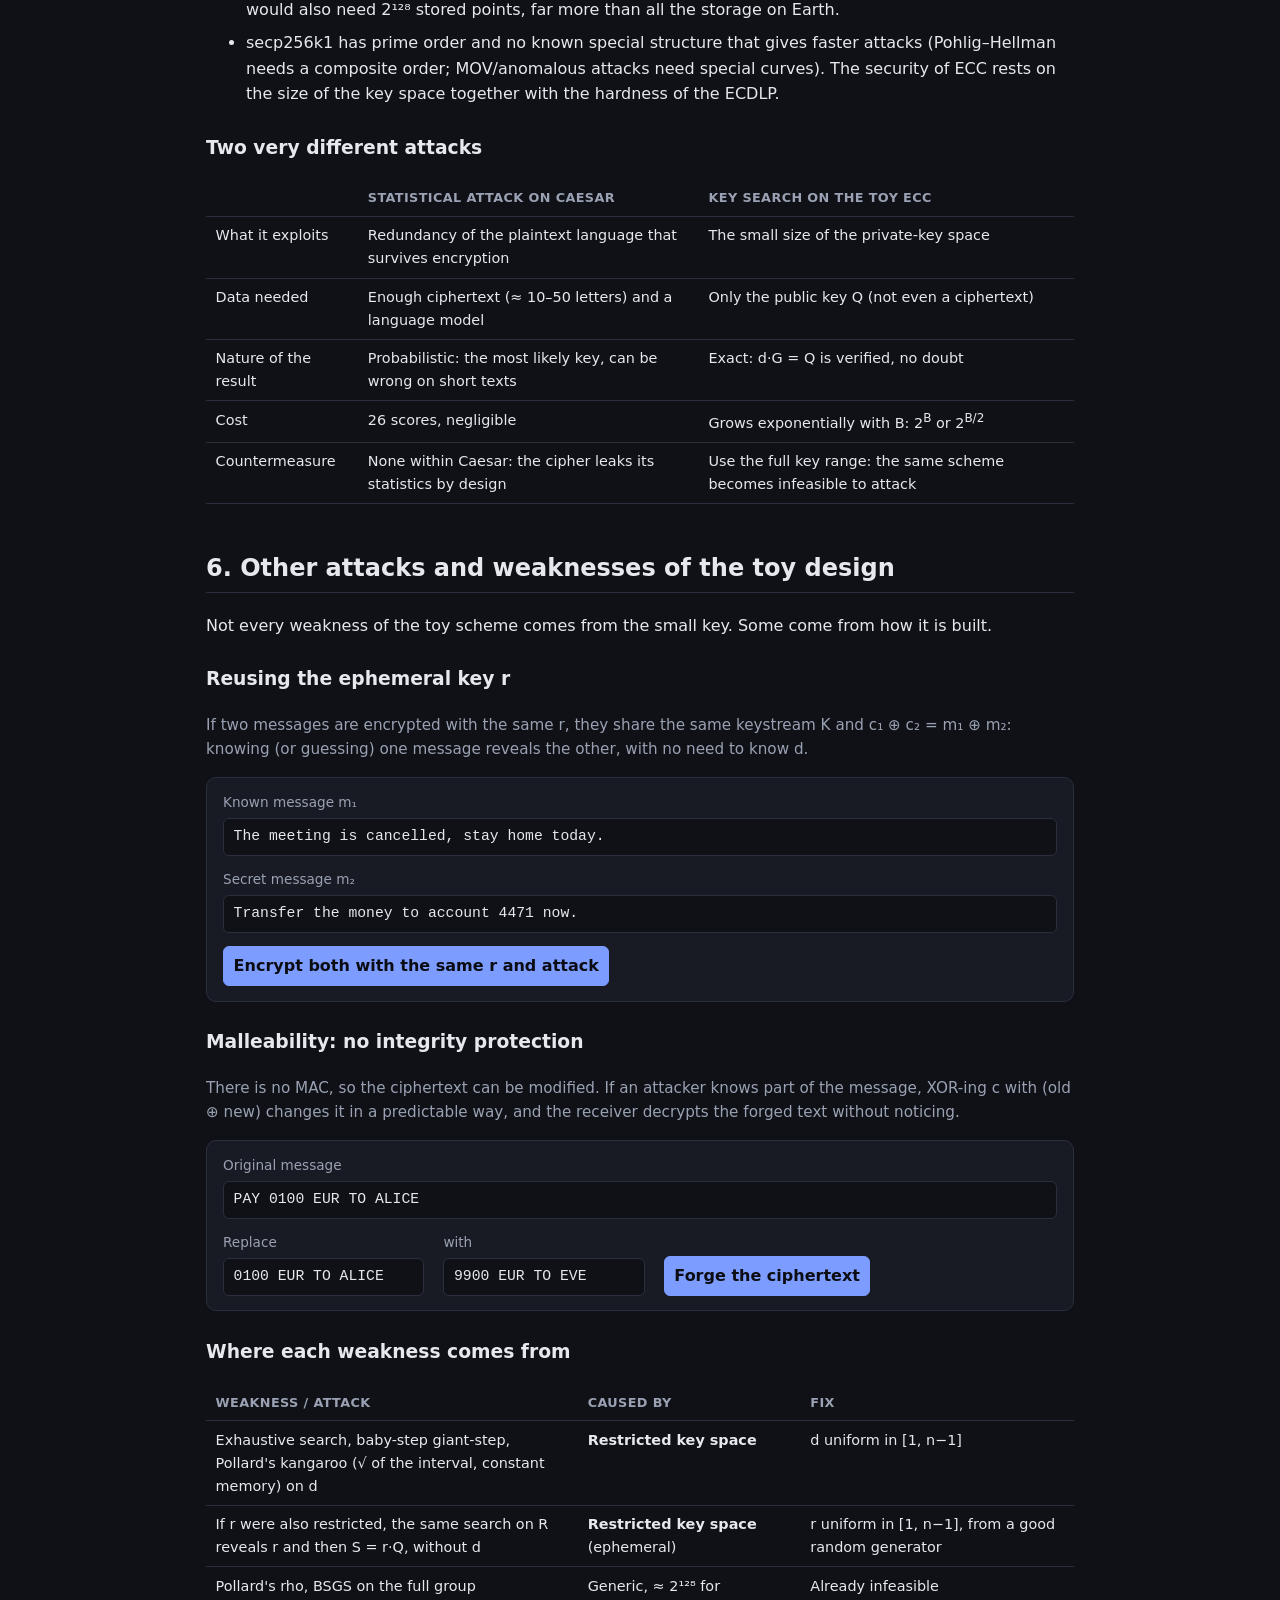
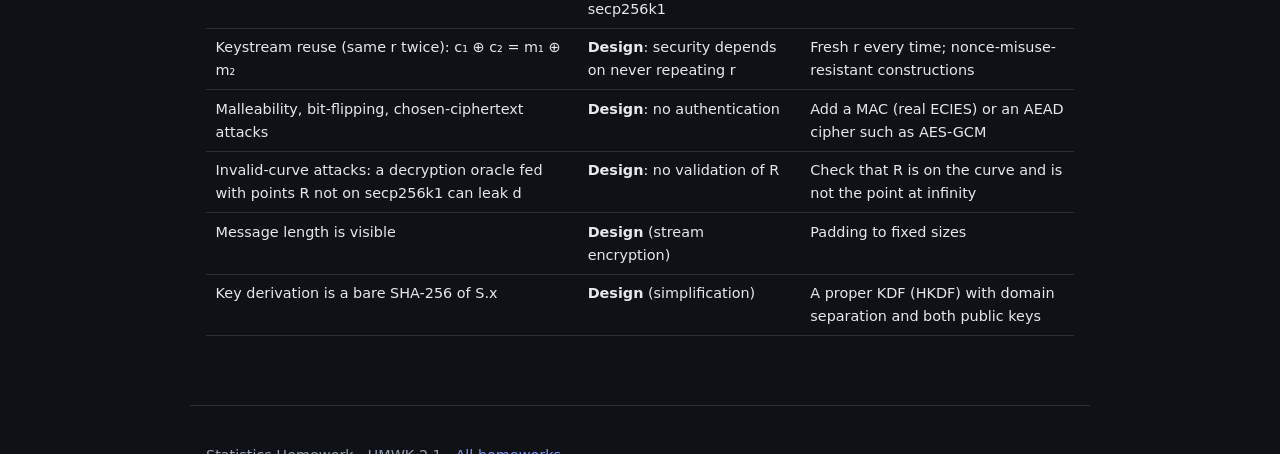
<file: hw2.1/index.html>
<!DOCTYPE html>
<html lang="en">
<head>
  <meta charset="UTF-8">
  <meta name="viewport" content="width=device-width, initial-scale=1.0">
  <title>HMWK 2.1 — Toy ECC Encryption vs. Caesar Cipher | Statistics Homework</title>
  <link rel="stylesheet" href="../style.css">
  <link rel="stylesheet" href="hw21.css">
</head>
<body>
  <header>
    <p><a href="../index.html">← Back to all homeworks</a></p>
    <span class="tag">HMWK 2.1</span>
    <h1>Toy ECC Encryption vs. the Caesar Cipher</h1>
    <p class="subtitle">Encrypting the same message with a toy elliptic-curve scheme on secp256k1 and with the Caesar cipher, comparing their keys and statistics, and breaking both: the Caesar cipher by statistical cryptanalysis, the toy scheme by searching its restricted key space.</p>
  </header>

  <main>
    <nav class="toc">
      <a href="#ecc">1. Toy ECC scheme</a>
      <a href="#caesar">2. Caesar cipher</a>
      <a href="#compare">3. Comparison</a>
      <a href="#cryptanalysis">4. Breaking Caesar</a>
      <a href="#attack">5. Breaking the toy ECC</a>
      <a href="#weak">6. Other weaknesses</a>
    </nav>

    <!-- ================================================================ -->
    <section id="ecc">
      <h2>1. Encryption with the toy scheme on secp256k1</h2>
      <p>
        In Homework 1 we computed public keys Q = d·G on secp256k1. Elliptic curves do not encrypt directly: the standard
        way to encrypt with them is to use the curve for a <strong>key agreement</strong> (Diffie–Hellman) and then a
        symmetric cipher for the data. Our toy scheme is a simplified version of ECIES (Elliptic Curve Integrated
        Encryption Scheme), with the private key restricted to a small range so that it can be attacked in section 5.
      </p>

      <div class="algo">
        <div class="algo-step"><h4>Key generation (receiver)</h4>
          <p>Choose the private key <code>d</code> at random in <code>[1, 2<sup>B</sup>]</code> (a real wallet would use <code>[1, n−1]</code>, n ≈ 2²⁵⁶).<br>Publish the public key <code>Q = d·G</code>.</p></div>
        <div class="algo-step"><h4>Encryption (sender, knows Q)</h4>
          <p>1. Pick a fresh random <em>ephemeral</em> key <code>r ∈ [1, n−1]</code>.<br>
             2. Compute <code>R = r·G</code> and the shared secret <code>S = r·Q</code>.<br>
             3. Derive a keystream <code>K = SHA-256(S.x ‖ 0) ‖ SHA-256(S.x ‖ 1) ‖ …</code><br>
             4. Ciphertext: <code>(R, c = m ⊕ K)</code>.</p></div>
        <div class="algo-step"><h4>Decryption (receiver, knows d)</h4>
          <p>1. Compute <code>S = d·R</code>.<br>
             2. Same keystream K from S.x.<br>
             3. Plaintext: <code>m = c ⊕ K</code>.</p></div>
      </div>
      <p class="muted">
        It works because both sides reach the same point: <code>d·R = d·(r·G) = r·(d·G) = r·Q = S</code>. An eavesdropper
        sees Q and R but not d or r, and computing S from them is the Diffie–Hellman problem on the curve.
      </p>

      <h3>The role of each key</h3>
      <div class="table-wrap">
        <table>
          <thead><tr><th>Value</th><th>Who knows it</th><th>Role</th></tr></thead>
          <tbody>
            <tr><td><code>d</code> private key</td><td>receiver only</td><td>Long-term secret; the only thing needed to decrypt. Here restricted to B bits.</td></tr>
            <tr><td><code>Q = d·G</code> public key</td><td>everyone</td><td>Lets anyone encrypt for the receiver. It cannot decrypt.</td></tr>
            <tr><td><code>r</code> ephemeral key</td><td>sender, then destroyed</td><td>Makes every encryption different (randomized encryption). Must never be reused.</td></tr>
            <tr><td><code>R = r·G</code></td><td>everyone (sent with c)</td><td>Lets the receiver rebuild the shared secret with d.</td></tr>
            <tr><td><code>S = r·Q = d·R</code></td><td>sender and receiver</td><td>Shared secret point, never transmitted.</td></tr>
            <tr><td><code>K</code> keystream</td><td>sender and receiver</td><td>Symmetric key material derived from S by hashing, XORed with the message.</td></tr>
          </tbody>
        </table>
      </div>

      <h3>Try it</h3>
      <div class="controls">
        <label>Private-key size B (bits)
          <input id="bits" type="number" min="8" max="40" value="20">
        </label>
        <button id="keygen" class="primary">Generate key pair</button>
      </div>
      <div id="keys" class="kv-box"></div>
      <div class="controls">
        <label class="wide">Message
          <textarea id="msg" rows="2" spellcheck="false">Meet me at the old bridge at six pm and bring the documents.</textarea>
        </label>
        <button id="encBtn" class="primary">Encrypt</button>
        <button id="encAgain">Encrypt again (new r)</button>
      </div>
      <div id="encOut" class="kv-box"></div>
      <div class="controls">
        <button id="decBtn" class="primary">Decrypt with d</button>
        <button id="decWrong">Decrypt with d + 1</button>
      </div>
      <div id="decOut" class="mono-out"></div>
    </section>

    <!-- ================================================================ -->
    <section id="caesar">
      <h2>2. The Caesar cipher</h2>
      <p>
        Every letter is shifted by a fixed number of positions <code>k</code> in the alphabet; other characters are left unchanged.
        With letters numbered a = 0, …, z = 25:
      </p>
      <p class="formula">E<sub>k</sub>(x) = (x + k) mod 26 &nbsp;&nbsp;&nbsp; D<sub>k</sub>(y) = (y − k) mod 26</p>
      <p class="muted">The same secret k is used to encrypt and to decrypt (symmetric cipher). There are only 26 keys, and k = 0 does nothing.</p>
      <div class="controls">
        <label>Key k
          <input id="ck" type="range" min="0" max="25" value="3">
        </label>
        <span id="ckLabel" class="mono"></span>
      </div>
      <div id="alphabet" class="alphabet"></div>
      <div id="caesarOut" class="kv-box"></div>
    </section>

    <!-- ================================================================ -->
    <section id="compare">
      <h2>3. Similarities and differences</h2>
      <div class="table-wrap">
        <table>
          <thead><tr><th></th><th>Caesar cipher</th><th>Toy ECC scheme</th></tr></thead>
          <tbody>
            <tr><td>Type</td><td>Symmetric: the same k encrypts and decrypts, so it must be shared in advance over a secure channel</td><td>Asymmetric (public-key): anyone encrypts with Q, only the owner of d decrypts; no secret has to be shared beforehand</td></tr>
            <tr><td>Encryption</td><td>Add k to each letter (mod 26)</td><td>Pick r, compute R = rG and S = rQ, XOR the message with a keystream derived from S</td></tr>
            <tr><td>Decryption</td><td>Subtract k from each letter</td><td>Compute S = dR, regenerate the keystream, XOR again</td></tr>
            <tr><td>Key space</td><td>26 keys (≈ 4.7 bits)</td><td>2<sup>B</sup> private keys (toy); ≈ 2²⁵⁶ for a properly generated key</td></tr>
            <tr><td>Deterministic?</td><td>Yes: the same message always gives the same ciphertext</td><td>No: a new r gives a completely different ciphertext every time</td></tr>
            <tr><td>Unit of encryption</td><td>Single letters, independently</td><td>Bytes, each XORed with a different keystream byte</td></tr>
            <tr><td>Ciphertext alphabet</td><td>Letters (spaces and punctuation stay in clear)</td><td>Arbitrary bytes, plus the point R (33 bytes)</td></tr>
            <tr><td>Statistical leakage</td><td>The letter histogram is the plaintext histogram, only shifted: word lengths, spaces, repeated words all remain visible</td><td>Ciphertext bytes are uniform and independent of the message; only the length leaks</td></tr>
            <tr><td>Common points</td><td colspan="2">Both are keyed, reversible transformations; both combine the message with key material through a group operation (addition mod 26 vs. XOR on bytes); both are completely broken if the key space is small enough to search.</td></tr>
          </tbody>
        </table>
      </div>

      <h3>Statistical properties of the two ciphertexts</h3>
      <p class="muted">The same long English text (an excerpt of the test book) encrypted with both schemes.</p>
      <div class="controls">
        <label>Text length (characters)
          <input id="cmpLen" type="number" min="200" max="20000" value="5000">
        </label>
        <button id="cmpBtn" class="primary">Encrypt with both and compare</button>
      </div>
      <div id="cmpMetrics" class="info-grid"></div>
      <div class="charts">
        <figure><canvas id="cPlain"></canvas><figcaption><b>Plaintext</b> letter frequencies (a–z).</figcaption></figure>
        <figure><canvas id="cCaesar"></canvas><figcaption><b>Caesar ciphertext</b>: the same histogram, rotated by k positions.</figcaption></figure>
        <figure><canvas id="cEccBytes"></canvas><figcaption><b>Toy ECC ciphertext</b>: frequency of the 256 byte values. Flat: the language statistics are gone.</figcaption></figure>
        <figure><canvas id="cTwice"></canvas><figcaption><b>Same message encrypted twice</b> with the toy ECC scheme: number of differing bits in each byte of the two ciphertexts. Line: Binomial(8, ½), what two independent random strings give. For Caesar the two ciphertexts are identical.</figcaption></figure>
      </div>
    </section>

    <!-- ================================================================ -->
    <section id="cryptanalysis">
      <h2>4. Statistical cryptanalysis of the Caesar cipher</h2>
      <p>
        A Caesar cipher only permutes the alphabet cyclically, so the ciphertext keeps the letter statistics of the
        language, just rotated. If we know what English “looks like”, we can find the rotation that makes the ciphertext
        look most like English.
      </p>

      <h3>The reference model: a corpus of English</h3>
      <p class="muted" id="corpusInfo"></p>
      <div class="charts single">
        <figure><canvas id="cEnglish"></canvas><figcaption>Letter frequencies of English estimated from the training corpus.</figcaption></figure>
      </div>

      <h3>Five ways to score a key</h3>
      <p>Let c be the ciphertext, n its number of letters, O<sub>j</sub> the count of letter j in c and p<sub>i</sub> the English frequency of letter i. For every candidate key k = 0, …, 25:</p>
      <div class="table-wrap">
        <table>
          <thead><tr><th>Method</th><th>Score of key k</th><th>Best</th><th>Idea</th></tr></thead>
          <tbody>
            <tr><td>Most frequent letter</td><td><code>O<sub>(4+k) mod 26</sub></code></td><td>max</td><td>The most common ciphertext letter must be the encryption of “e”.</td></tr>
            <tr><td>χ² statistic</td><td><code>Σ<sub>i</sub> (O<sub>(i+k) mod 26</sub> − n·p<sub>i</sub>)² / (n·p<sub>i</sub>)</code></td><td>min</td><td>Goodness of fit of the whole histogram to English.</td></tr>
            <tr><td>Correlation</td><td><code>Σ<sub>i</sub> p<sub>i</sub> · O<sub>(i+k) mod 26</sub> / n</code></td><td>max</td><td>Inner product of the two distributions (≈ 0.065 for the right key, ≈ 0.038 for a random one).</td></tr>
            <tr><td>Bigram log-likelihood</td><td><code>Σ<sub>t</sub> log₁₀ P(m<sub>t</sub> m<sub>t+1</sub>)</code></td><td>max</td><td>Decrypt with k and measure how likely the pairs of letters are in English.</td></tr>
            <tr><td>Trigram log-likelihood</td><td><code>Σ<sub>t</sub> log₁₀ P(m<sub>t</sub> m<sub>t+1</sub> m<sub>t+2</sub>)</code></td><td>max</td><td>Same with triples (“the”, “ing”, “and”…): uses word structure, not only letter counts.</td></tr>
          </tbody>
        </table>
      </div>
      <p class="muted">
        Methods 2–5 are an <strong>exhaustive key search</strong> (only 26 keys) combined with a <strong>statistical
        scoring function</strong> that recognises the right plaintext automatically. Without a score, exhaustive search
        would need a human to read 26 candidate texts. P(·) are estimated from the corpus, with add-½ smoothing for
        n-grams that never occur.
      </p>

      <h3>Break a ciphertext</h3>
      <div class="controls">
        <label class="wide">Ciphertext
          <textarea id="breakIn" rows="3" spellcheck="false"></textarea>
        </label>
        <button id="breakBtn" class="primary">Recover the key</button>
        <button id="breakRandom">Random excerpt, random key</button>
        <label>Special texts
          <select id="special">
            <option value="">—</option>
            <option value="noE">English without the letter e</option>
            <option value="italian">Italian text</option>
            <option value="short">Very short message</option>
            <option value="code">Random-looking code</option>
          </select>
        </label>
      </div>
      <div class="table-wrap"><table id="breakTable"></table></div>
      <div class="charts">
        <figure><canvas id="cChi"></canvas><figcaption>χ² statistic for each of the 26 candidate keys (lower is better). The true key is highlighted.</figcaption></figure>
        <figure><canvas id="cTri"></canvas><figcaption>Trigram log-likelihood per letter for each candidate key (higher is better).</figcaption></figure>
      </div>

      <h3>How much ciphertext is needed?</h3>
      <p class="muted">For each length, many random excerpts of the <em>held-out</em> test book are encrypted with a random key (1–25) and every method tries to recover it.</p>
      <div class="controls">
        <label>Trials per length
          <input id="trials" type="number" min="50" max="3000" value="500">
        </label>
        <button id="expBtn" class="primary">Run experiment</button>
        <span id="expProg" class="muted"></span>
      </div>
      <div class="charts single">
        <figure><canvas id="cSuccess"></canvas><figcaption>Success rate (% of keys recovered) against the number of letters in the ciphertext. Dashed line: random guessing (1/25).</figcaption></figure>
      </div>
      <div class="table-wrap"><table id="expTable"></table></div>

      <h3>Effectiveness and limitations</h3>
      <ul>
        <li><strong>Very effective on normal text.</strong> With the trigram score a dozen letters are almost always enough;
          χ² and correlation need about 30–50 letters; “most frequent = e” is unreliable even with a few hundred letters,
          because it uses a single number instead of the whole distribution.</li>
        <li><strong>Short messages are the main limit.</strong> With 3–5 letters several keys produce plausible strings
          (“yes”, “ifc”, “Xjv”…) and the statistics cannot separate them: the answer is a ranking, not a certainty.</li>
        <li><strong>The model must match the text.</strong> Frequency methods assume “typical” English. A text that
          avoids the letter e defeats “most frequent = e” but not χ² or n-grams, which use all the letters. Other
          languages still often work for χ² (Italian and English share many frequent letters) but less reliably; random
          codes, abbreviations or numbers carry no language statistics and cannot be broken this way.</li>
        <li><strong>Exhaustive search is cheap but blind.</strong> Trying 26 keys is instant; the statistics are what
          turn it into an automatic attack. N-gram scoring is the most powerful because it uses the dependence between
          neighbouring letters, i.e. more information per ciphertext letter.</li>
        <li><strong>It generalises.</strong> The same idea (score candidate plaintexts with a language model) breaks
          substitution and Vigenère ciphers, where the key space is too large to try every key without guidance.</li>
      </ul>
    </section>

    <!-- ================================================================ -->
    <section id="attack">
      <h2>5. Breaking the toy ECC scheme: searching the restricted key space</h2>
      <p>
        The attacker sees the public key Q and the ciphertext (R, c). Statistics are useless here: the bytes of c are
        uniform. But the toy scheme picks d in <code>[1, 2<sup>B</sup>]</code>, so the attacker can simply look for the
        d with d·G = Q. Once d is found, decryption is immediate: S = d·R.
      </p>
      <div class="algo">
        <div class="algo-step"><h4>Exhaustive search</h4>
          <p>Compute G, 2G, 3G, … (one point addition per step) until the result equals Q.<br>
          Cost: up to 2<sup>B</sup> additions, 2<sup>B−1</sup> on average. Memory: O(1).</p></div>
        <div class="algo-step"><h4>Baby-step giant-step (Shanks, 1971)</h4>
          <p>Write d = i·m + j with m = ⌈√2<sup>B</sup>⌉. Store x(j·G) for j = 1…m (baby steps), then compute Q − i·(mG) for i = 1, 2, … (giant steps) until it is in the table.<br>
          Cost: about 2·2<sup>B/2</sup> additions. Memory: 2<sup>B/2</sup> points.</p></div>
      </div>
      <div class="controls">
        <label>Algorithm
          <select id="atkAlgo">
            <option value="bf">Exhaustive search</option>
            <option value="bsgs" selected>Baby-step giant-step</option>
          </select>
        </label>
        <button id="atkBtn" class="primary">Attack the public key above</button>
        <button id="atkStop">Stop</button>
      </div>
      <div class="progress"><div id="atkBar"></div></div>
      <div id="atkOut" class="mono-out"></div>

      <h3>Cost as the key grows</h3>
      <div class="controls">
        <button id="benchBtn" class="primary">Measure on this computer</button>
        <span id="benchProg" class="muted"></span>
      </div>
      <div class="charts single">
        <figure><canvas id="cBench"></canvas><figcaption>Time to recover a B-bit private key (log scale). Dots: measured; lines: extrapolated from the measured speed. Horizontal guides: 1 second, 1 year, age of the universe.</figcaption></figure>
      </div>
      <div class="table-wrap"><table id="benchTable"></table></div>

      <h3>Why this does not work against real ECC</h3>
      <ul>
        <li>A properly generated secp256k1 key is uniform in [1, n−1] with n ≈ 2²⁵⁶. Exhaustive search needs about 2²⁵⁵ point
          additions; the best generic algorithms (baby-step giant-step, Pollard's rho) still need about √n ≈ 2¹²⁸.</li>
        <li>2¹²⁸ ≈ 3.4·10³⁸ operations: even with a billion computers doing a billion additions per second each, it would
          take about 10¹³ years, roughly a thousand times the age of the universe. Baby-step giant-step would also need
          2¹²⁸ stored points, far more than all the storage on Earth.</li>
        <li>secp256k1 has prime order and no known special structure that gives faster attacks (Pohlig–Hellman needs a
          composite order; MOV/anomalous attacks need special curves). The security of ECC rests on the size of the key
          space together with the hardness of the ECDLP.</li>
      </ul>

      <h3>Two very different attacks</h3>
      <div class="table-wrap">
        <table>
          <thead><tr><th></th><th>Statistical attack on Caesar</th><th>Key search on the toy ECC</th></tr></thead>
          <tbody>
            <tr><td>What it exploits</td><td>Redundancy of the plaintext language that survives encryption</td><td>The small size of the private-key space</td></tr>
            <tr><td>Data needed</td><td>Enough ciphertext (≈ 10–50 letters) and a language model</td><td>Only the public key Q (not even a ciphertext)</td></tr>
            <tr><td>Nature of the result</td><td>Probabilistic: the most likely key, can be wrong on short texts</td><td>Exact: d·G = Q is verified, no doubt</td></tr>
            <tr><td>Cost</td><td>26 scores, negligible</td><td>Grows exponentially with B: 2<sup>B</sup> or 2<sup>B/2</sup></td></tr>
            <tr><td>Countermeasure</td><td>None within Caesar: the cipher leaks its statistics by design</td><td>Use the full key range: the same scheme becomes infeasible to attack</td></tr>
          </tbody>
        </table>
      </div>
    </section>

    <!-- ================================================================ -->
    <section id="weak">
      <h2>6. Other attacks and weaknesses of the toy design</h2>
      <p>Not every weakness of the toy scheme comes from the small key. Some come from how it is built.</p>

      <h3>Reusing the ephemeral key r</h3>
      <p class="muted">If two messages are encrypted with the same r, they share the same keystream K and c₁ ⊕ c₂ = m₁ ⊕ m₂: knowing (or guessing) one message reveals the other, with no need to know d.</p>
      <div class="controls">
        <label class="wide">Known message m₁
          <input id="m1" type="text" value="The meeting is cancelled, stay home today." spellcheck="false">
        </label>
        <label class="wide">Secret message m₂
          <input id="m2" type="text" value="Transfer the money to account 4471 now." spellcheck="false">
        </label>
        <button id="reuseBtn" class="primary">Encrypt both with the same r and attack</button>
      </div>
      <div id="reuseOut" class="mono-out"></div>

      <h3>Malleability: no integrity protection</h3>
      <p class="muted">There is no MAC, so the ciphertext can be modified. If an attacker knows part of the message, XOR-ing c with (old ⊕ new) changes it in a predictable way, and the receiver decrypts the forged text without noticing.</p>
      <div class="controls">
        <label class="wide">Original message
          <input id="mall" type="text" value="PAY 0100 EUR TO ALICE" spellcheck="false">
        </label>
        <label>Replace
          <input id="mallOld" type="text" value="0100 EUR TO ALICE" spellcheck="false">
        </label>
        <label>with
          <input id="mallNew" type="text" value="9900 EUR TO EVE  " spellcheck="false">
        </label>
        <button id="mallBtn" class="primary">Forge the ciphertext</button>
      </div>
      <div id="mallOut" class="mono-out"></div>

      <h3>Where each weakness comes from</h3>
      <div class="table-wrap">
        <table>
          <thead><tr><th>Weakness / attack</th><th>Caused by</th><th>Fix</th></tr></thead>
          <tbody>
            <tr><td>Exhaustive search, baby-step giant-step, Pollard's kangaroo (√ of the interval, constant memory) on d</td><td><b>Restricted key space</b></td><td>d uniform in [1, n−1]</td></tr>
            <tr><td>If r were also restricted, the same search on R reveals r and then S = r·Q, without d</td><td><b>Restricted key space</b> (ephemeral)</td><td>r uniform in [1, n−1], from a good random generator</td></tr>
            <tr><td>Pollard's rho, BSGS on the full group</td><td>Generic, ≈ 2¹²⁸ for secp256k1</td><td>Already infeasible</td></tr>
            <tr><td>Keystream reuse (same r twice): c₁ ⊕ c₂ = m₁ ⊕ m₂</td><td><b>Design</b>: security depends on never repeating r</td><td>Fresh r every time; nonce-misuse-resistant constructions</td></tr>
            <tr><td>Malleability, bit-flipping, chosen-ciphertext attacks</td><td><b>Design</b>: no authentication</td><td>Add a MAC (real ECIES) or an AEAD cipher such as AES-GCM</td></tr>
            <tr><td>Invalid-curve attacks: a decryption oracle fed with points R not on secp256k1 can leak d</td><td><b>Design</b>: no validation of R</td><td>Check that R is on the curve and is not the point at infinity</td></tr>
            <tr><td>Message length is visible</td><td><b>Design</b> (stream encryption)</td><td>Padding to fixed sizes</td></tr>
            <tr><td>Key derivation is a bare SHA-256 of S.x</td><td><b>Design</b> (simplification)</td><td>A proper KDF (HKDF) with domain separation and both public keys</td></tr>
          </tbody>
        </table>
      </div>
    </section>
  </main>

  <footer>
    <p>Statistics Homework · HMWK 2.1 · <a href="../index.html">All homeworks</a></p>
  </footer>

  <script src="corpus.js"></script>
  <script src="ecc.js"></script>
  <script src="caesar.js"></script>
  <script src="app.js"></script>
</body>
</html>
</file>
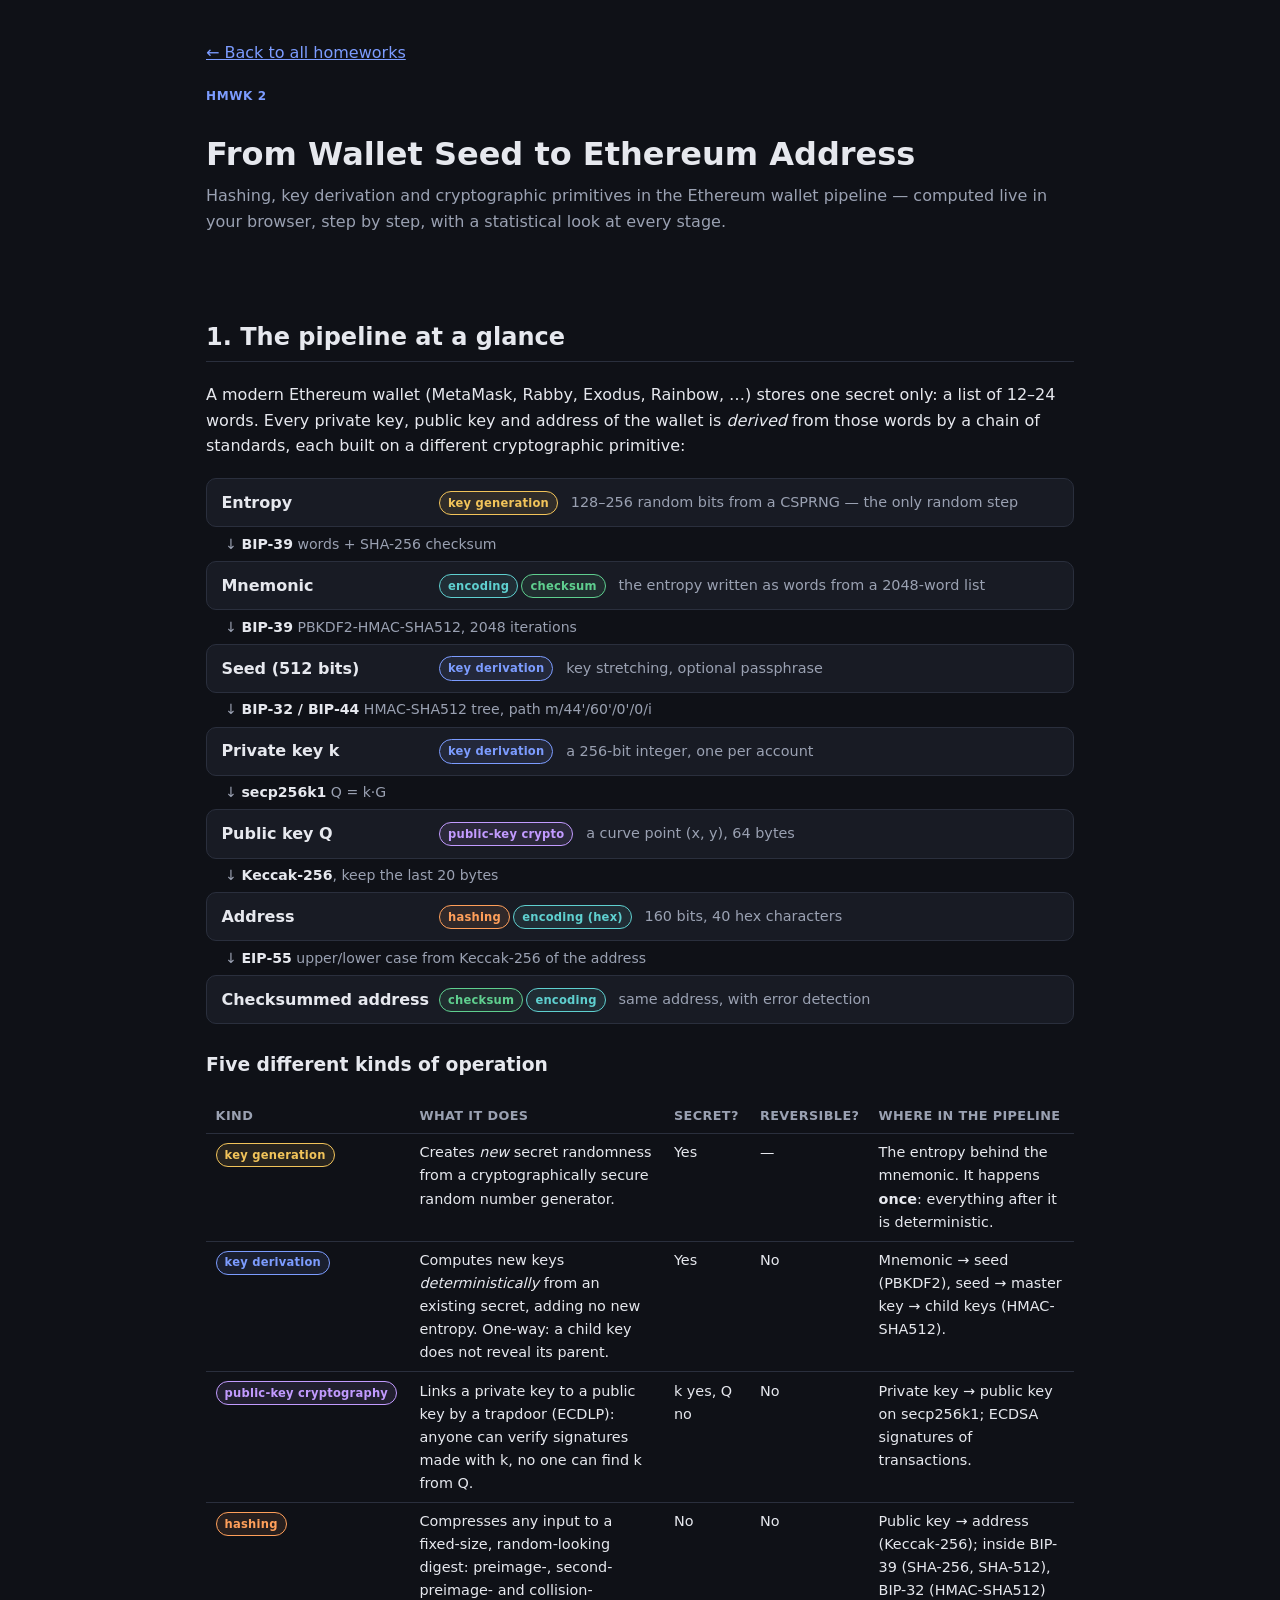
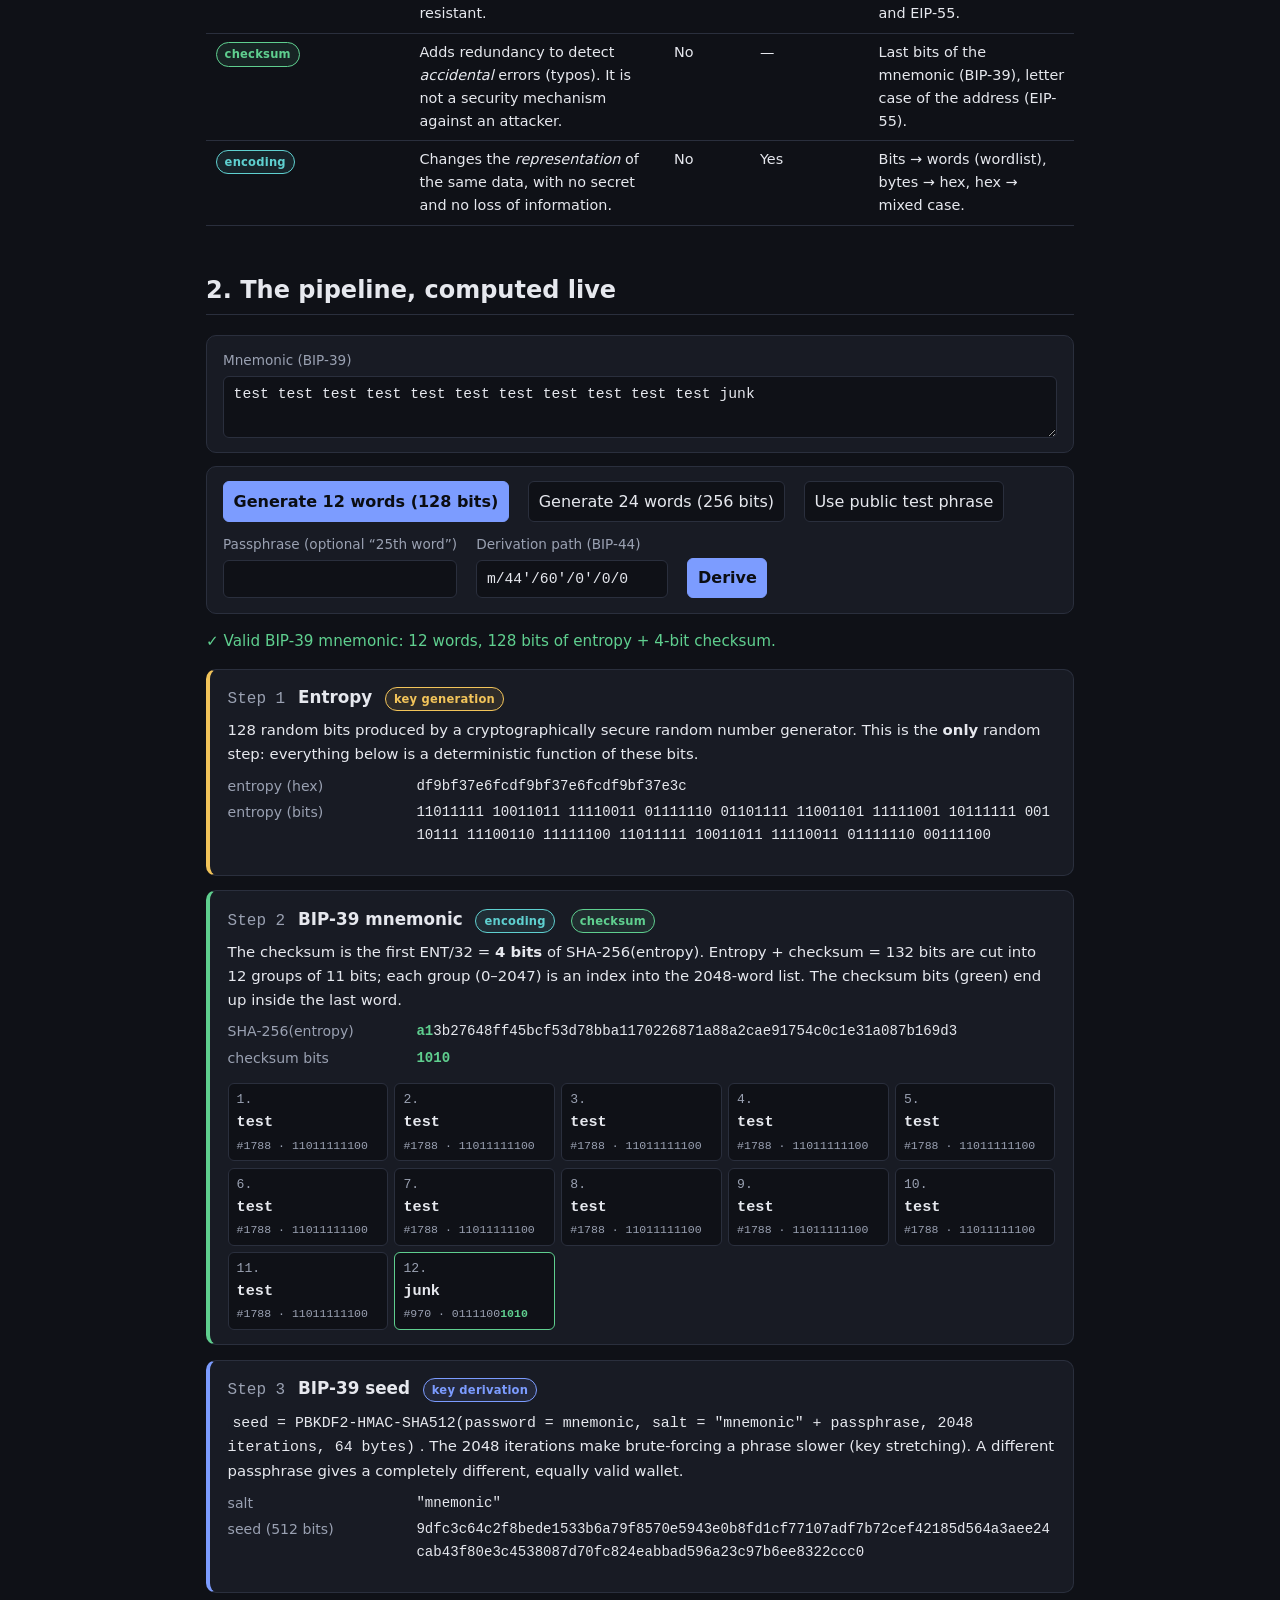
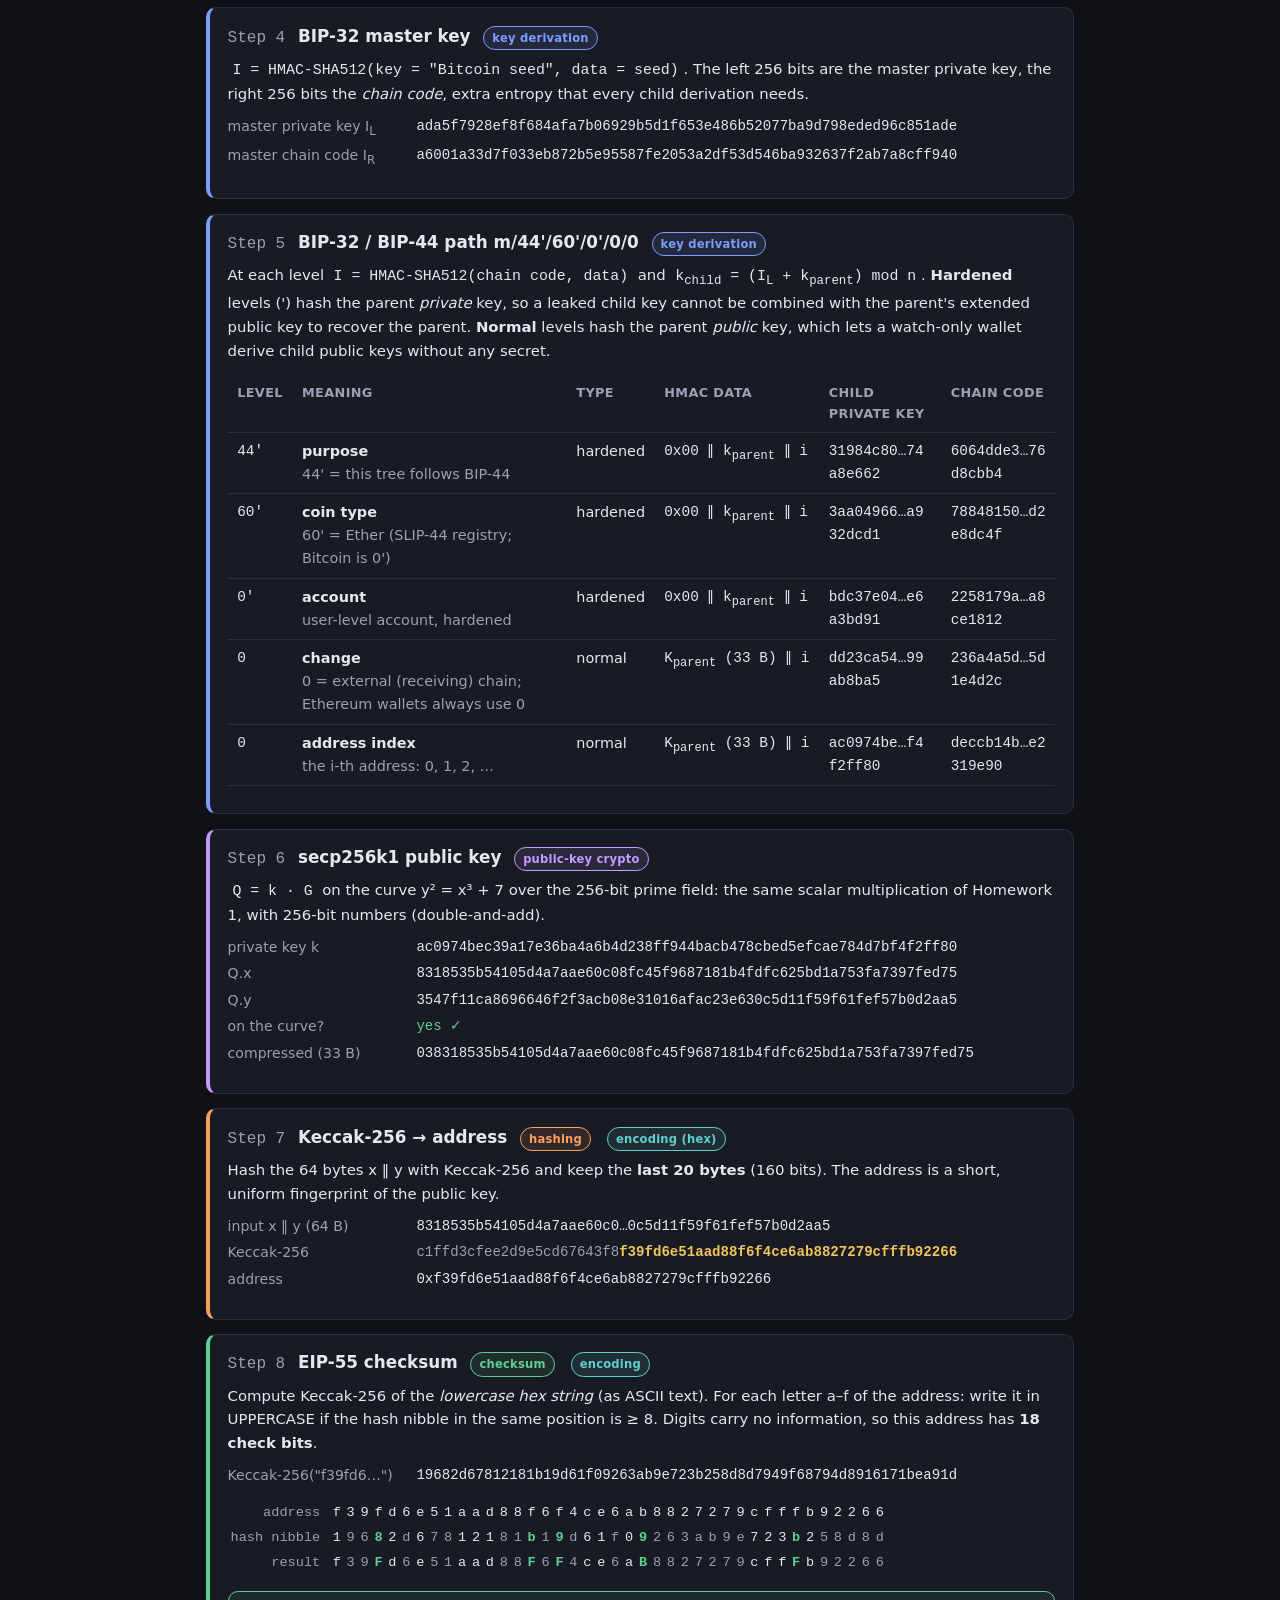
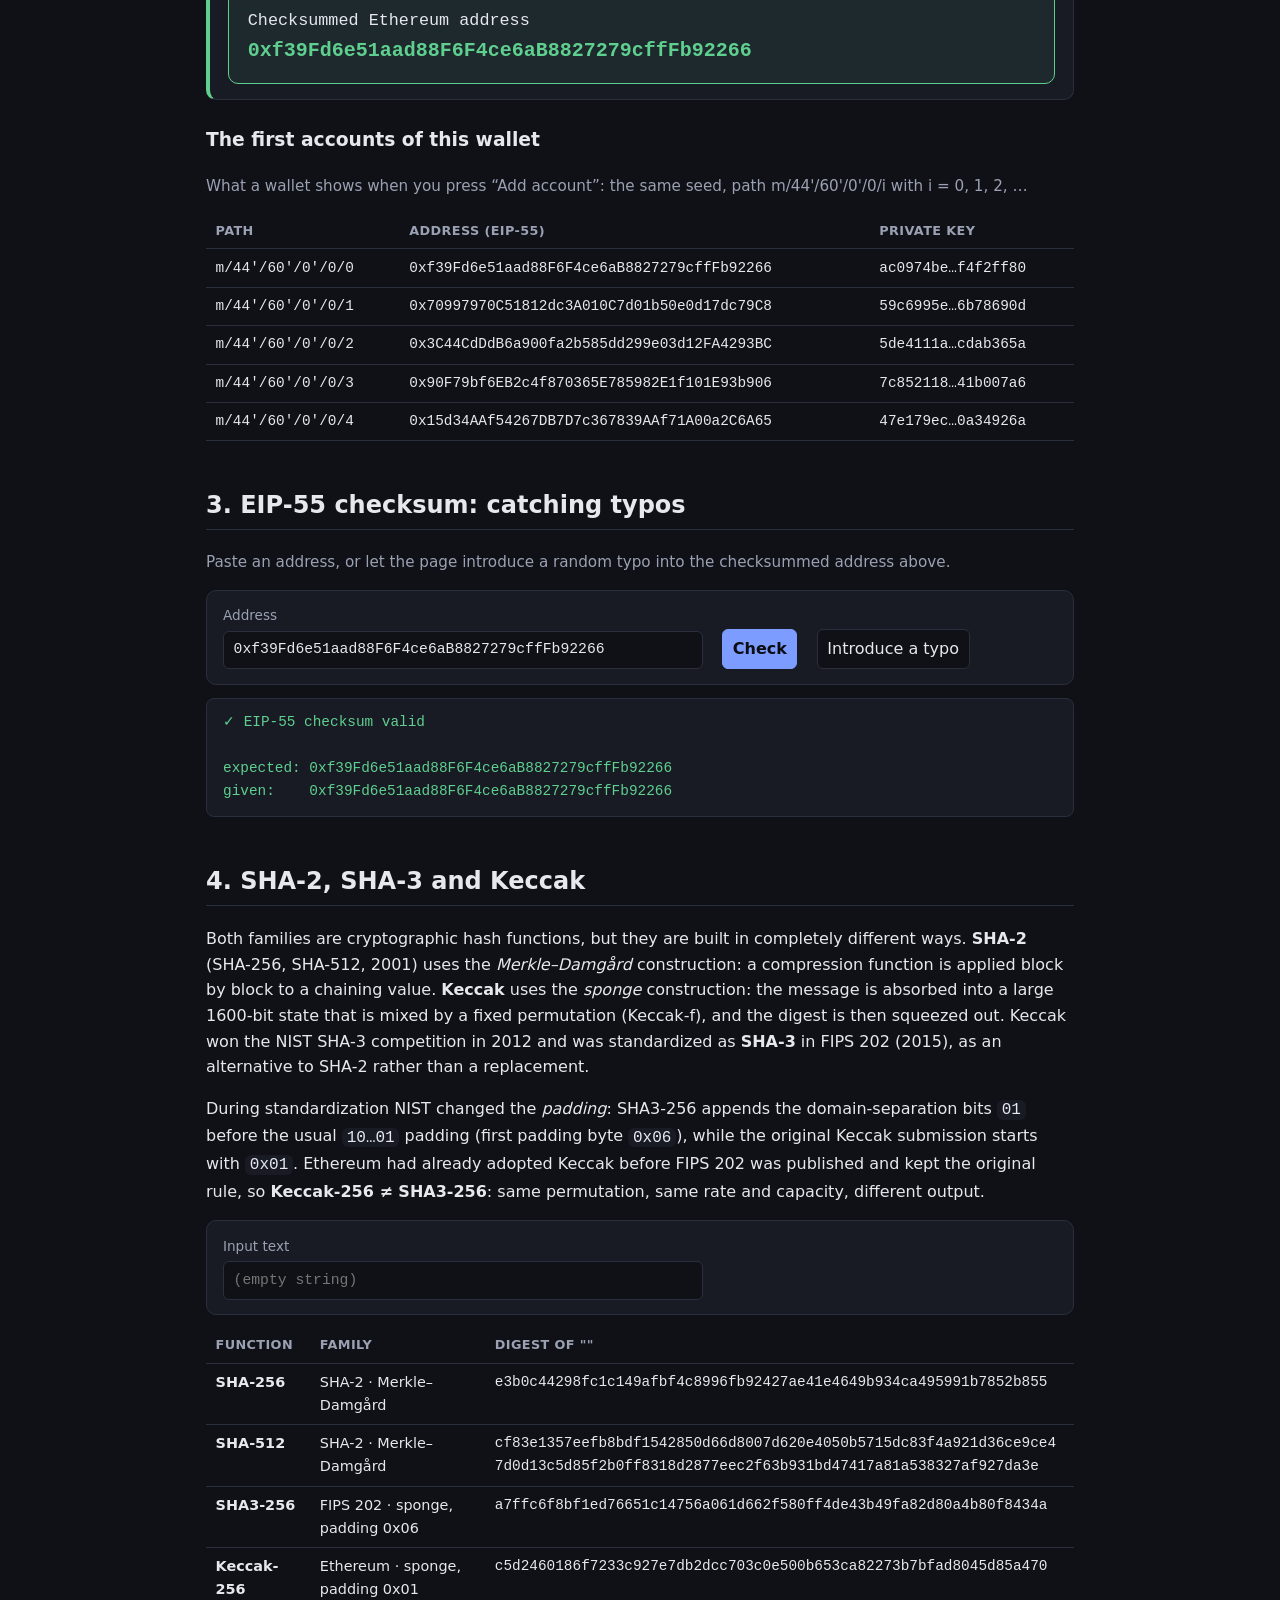
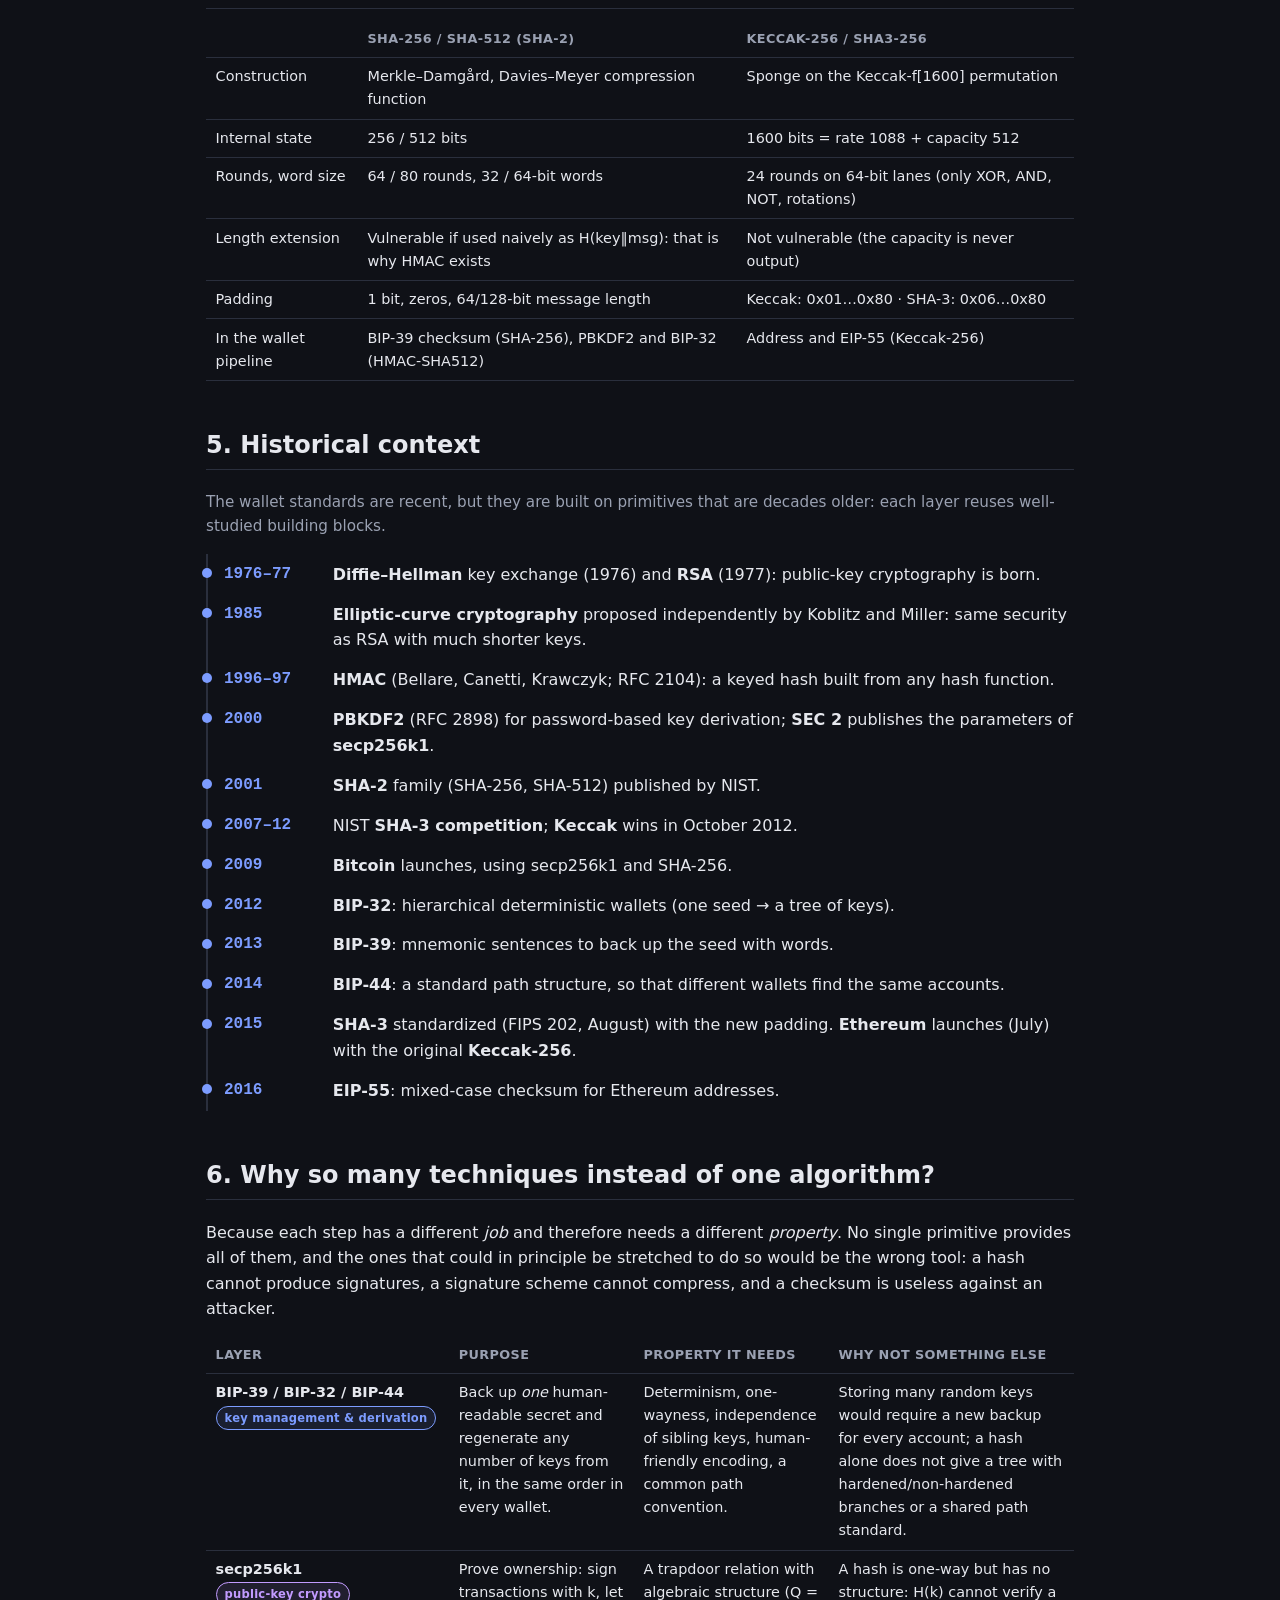
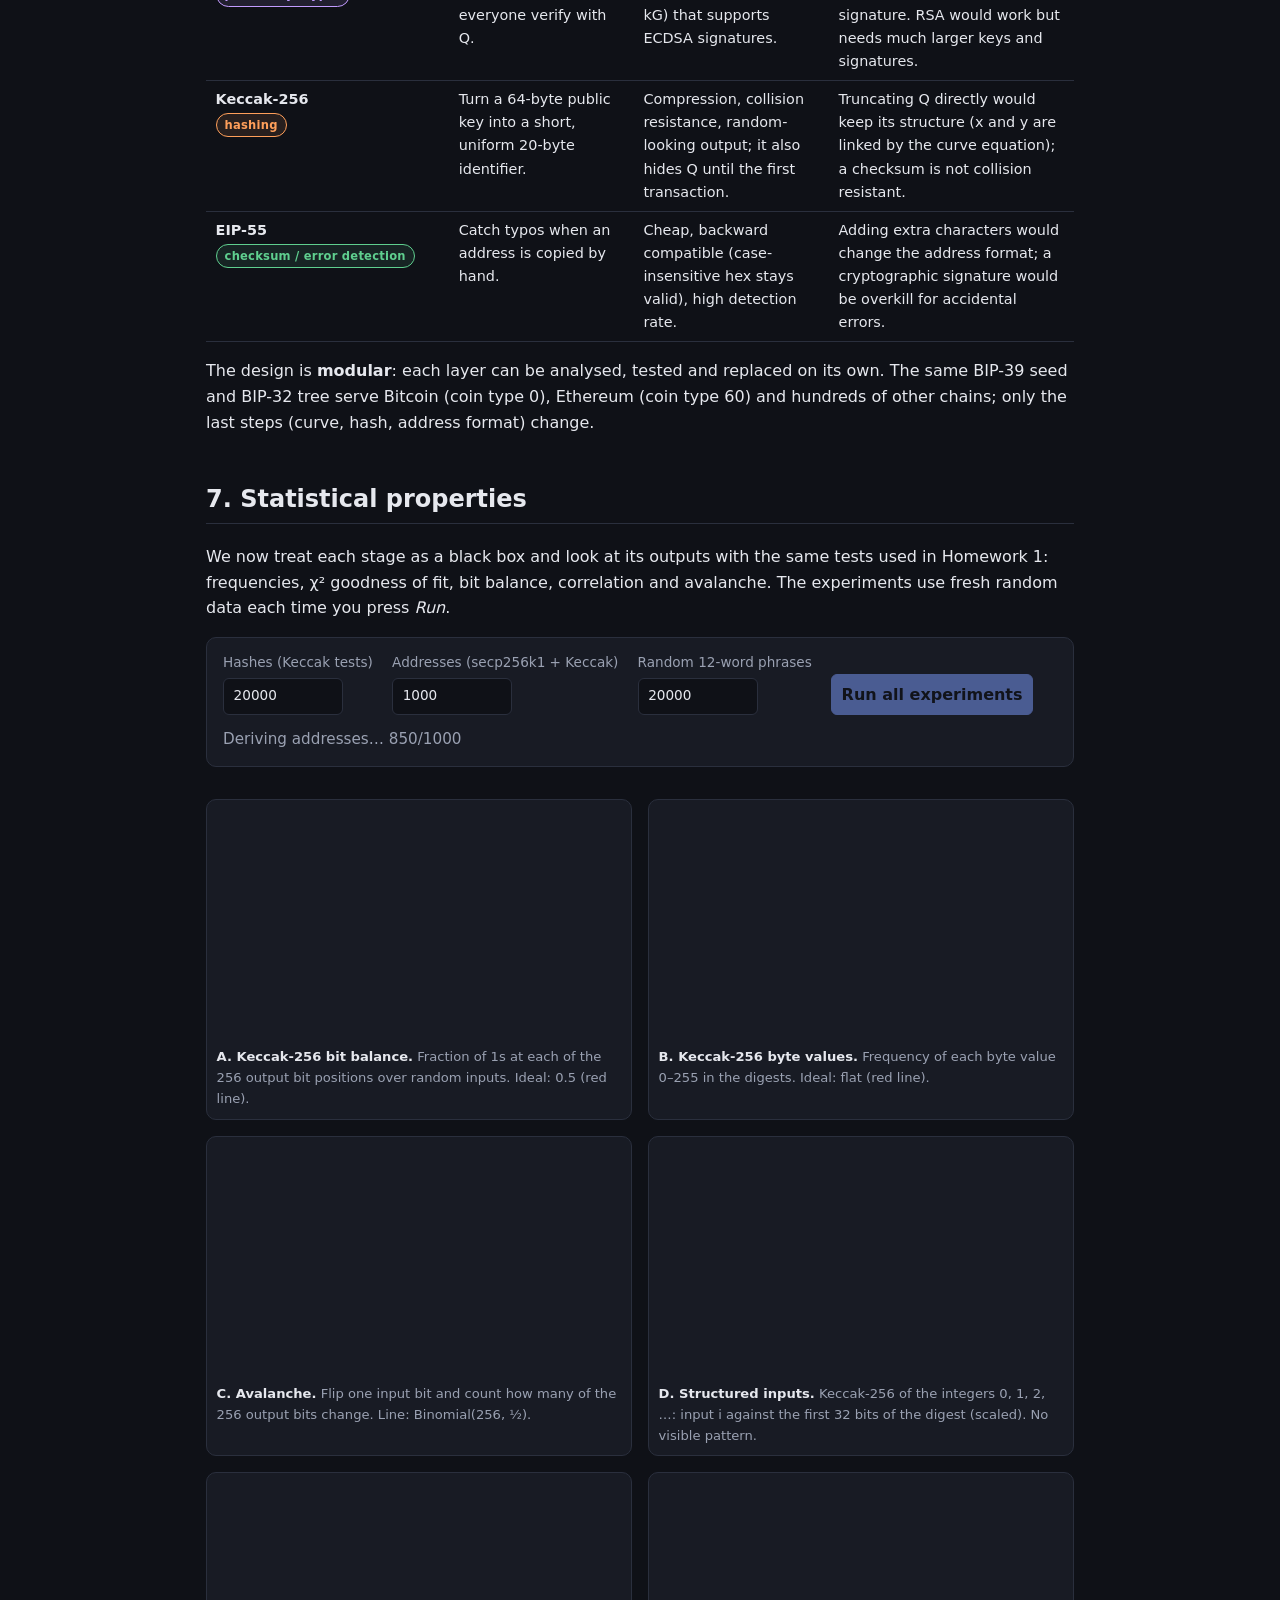
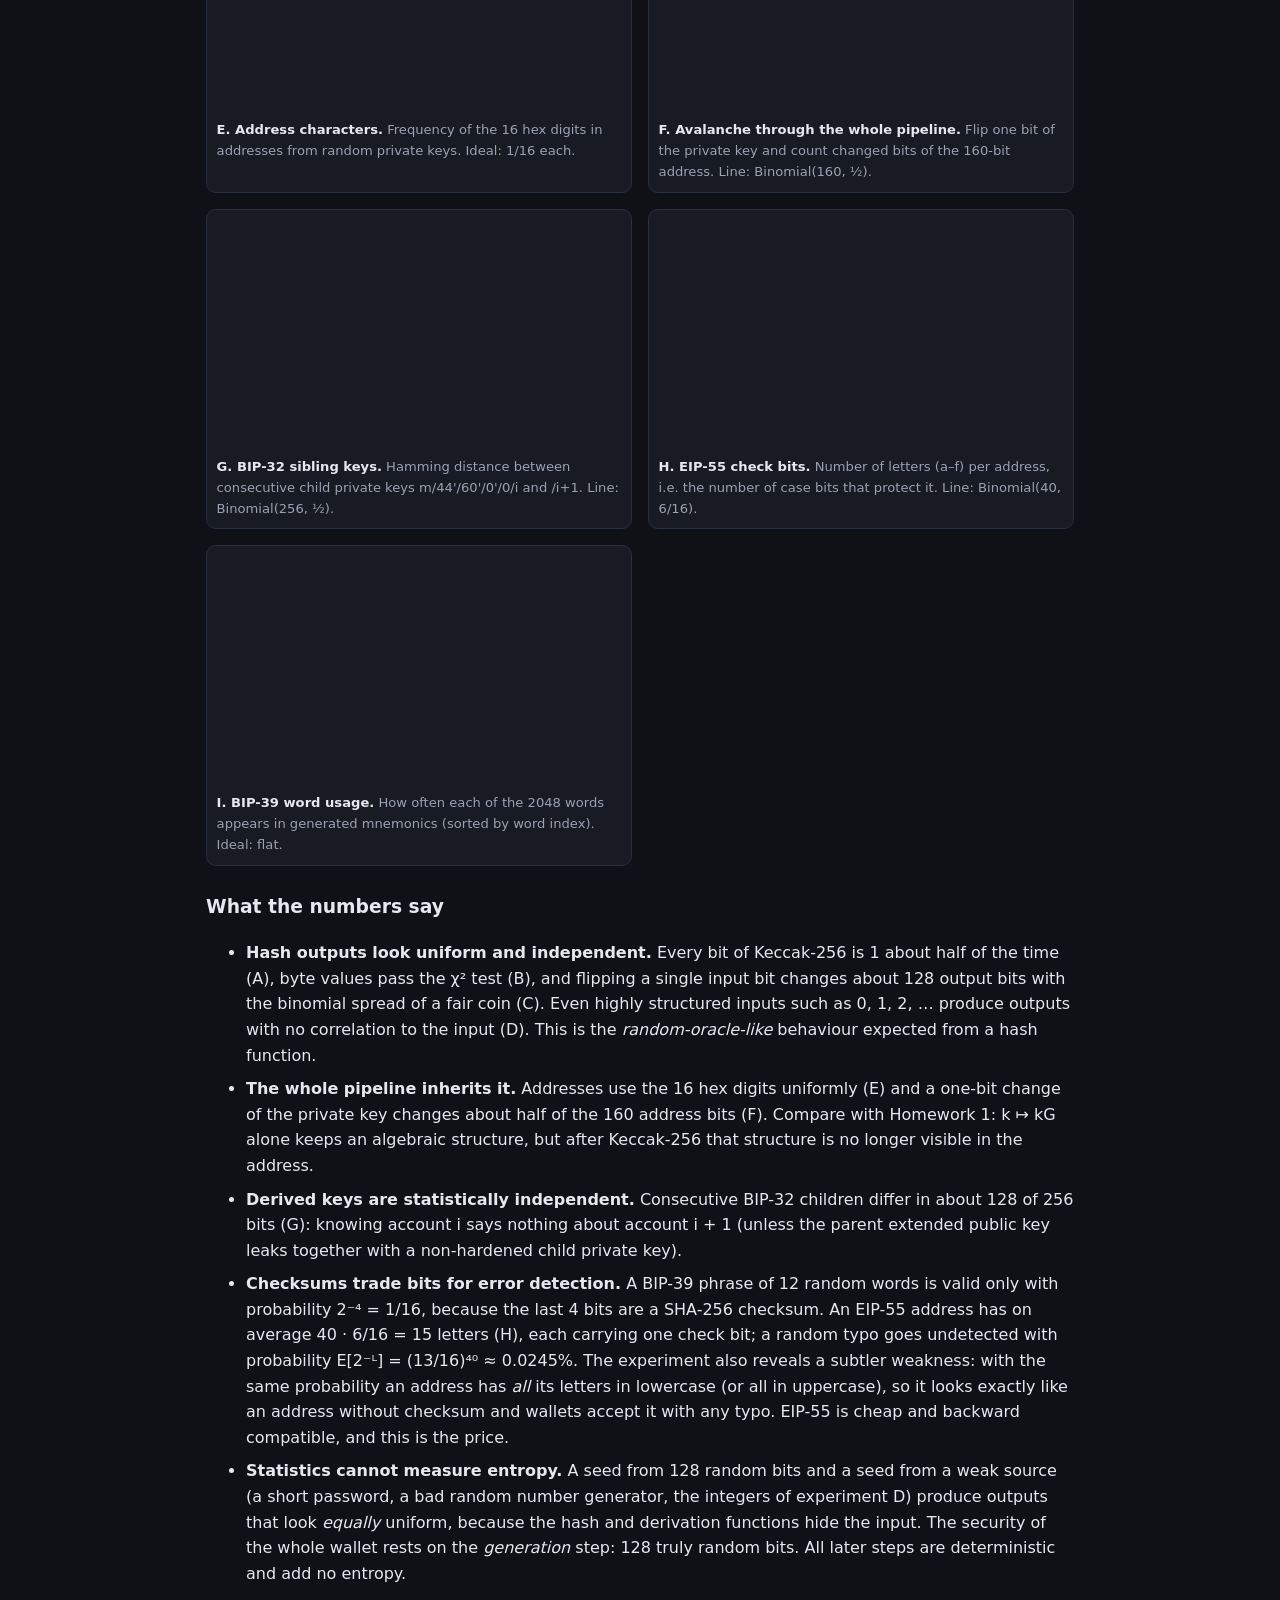
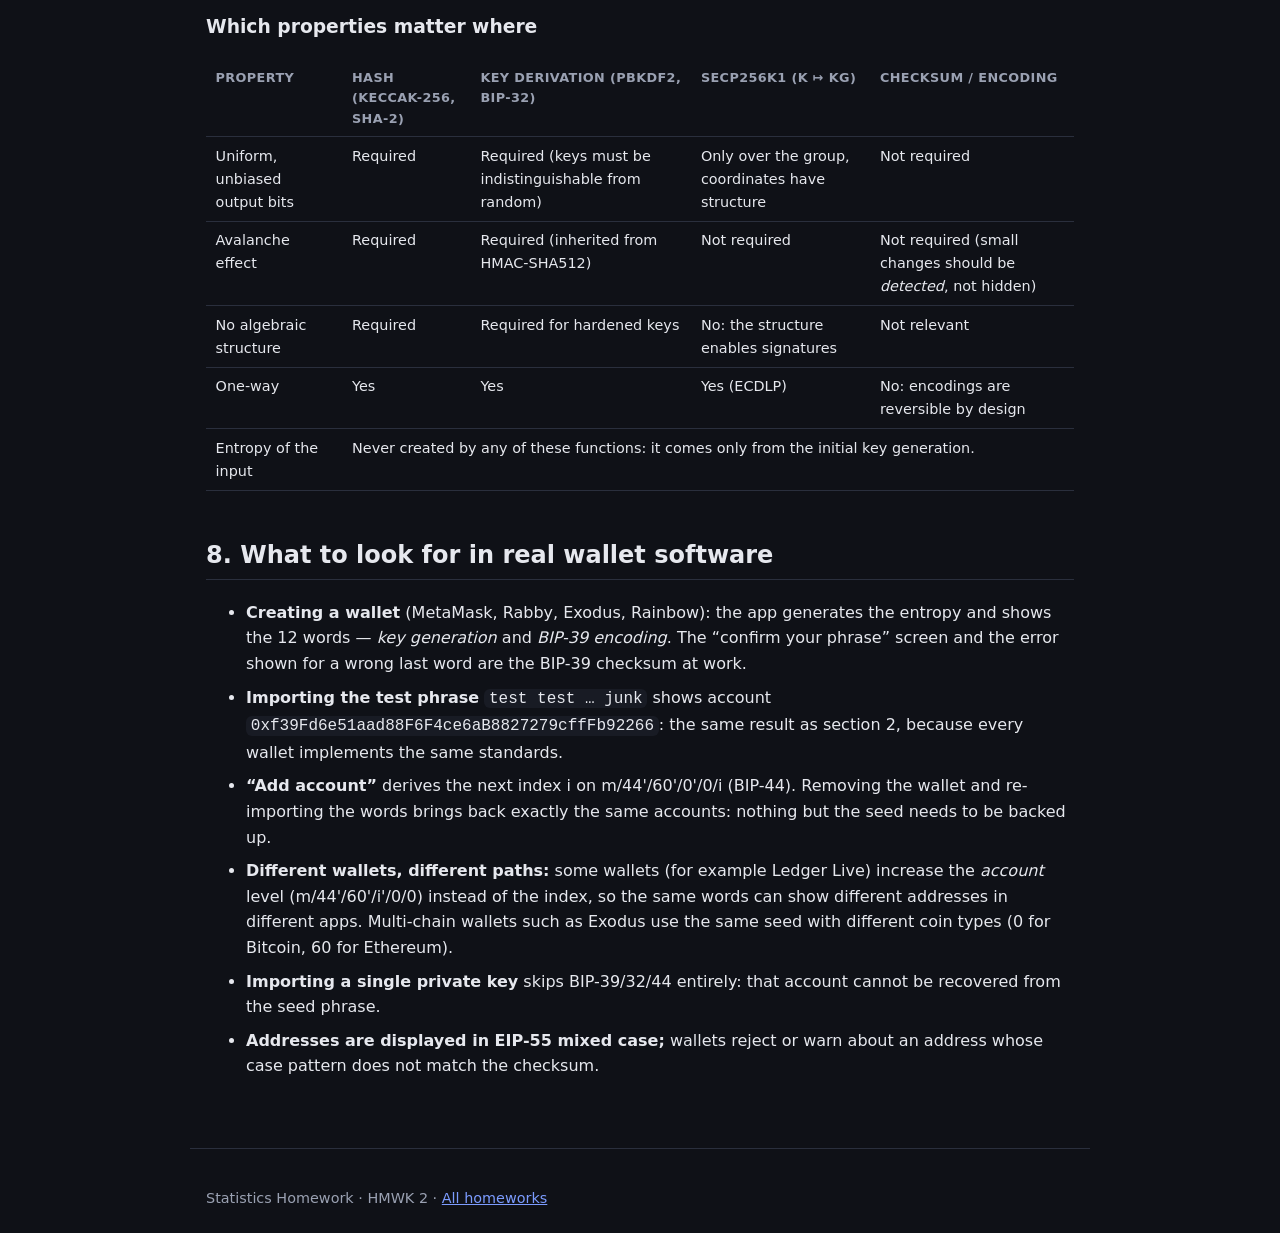
<file: hw2/index.html>
<!DOCTYPE html>
<html lang="en">
<head>
  <meta charset="UTF-8">
  <meta name="viewport" content="width=device-width, initial-scale=1.0">
  <title>HMWK 2 — Wallet Seed to Ethereum Address | Statistics Homework</title>
  <link rel="stylesheet" href="../style.css">
  <link rel="stylesheet" href="hw2.css">
</head>
<body>
  <header>
    <p><a href="../index.html">← Back to all homeworks</a></p>
    <span class="tag">HMWK 2</span>
    <h1>From Wallet Seed to Ethereum Address</h1>
    <p class="subtitle">Hashing, key derivation and cryptographic primitives in the Ethereum wallet pipeline — computed live in your browser, step by step, with a statistical look at every stage.</p>
  </header>

  <main>

    <!-- ================================================================ -->
    <section id="overview">
      <h2>1. The pipeline at a glance</h2>
      <p>
        A modern Ethereum wallet (MetaMask, Rabby, Exodus, Rainbow, …) stores one secret only: a list of 12–24 words.
        Every private key, public key and address of the wallet is <em>derived</em> from those words by a chain of
        standards, each built on a different cryptographic primitive:
      </p>

      <ol class="pipeline">
        <li><span class="node">Entropy</span><span class="chips"><span class="chip gen">key generation</span></span>
          <span class="desc">128–256 random bits from a CSPRNG — the only random step</span></li>
        <li class="arrow">↓ <b>BIP-39</b> words + SHA-256 checksum</li>
        <li><span class="node">Mnemonic</span><span class="chips"><span class="chip enc">encoding</span><span class="chip chk">checksum</span></span>
          <span class="desc">the entropy written as words from a 2048-word list</span></li>
        <li class="arrow">↓ <b>BIP-39</b> PBKDF2-HMAC-SHA512, 2048 iterations</li>
        <li><span class="node">Seed (512 bits)</span><span class="chips"><span class="chip der">key derivation</span></span>
          <span class="desc">key stretching, optional passphrase</span></li>
        <li class="arrow">↓ <b>BIP-32 / BIP-44</b> HMAC-SHA512 tree, path m/44'/60'/0'/0/i</li>
        <li><span class="node">Private key k</span><span class="chips"><span class="chip der">key derivation</span></span>
          <span class="desc">a 256-bit integer, one per account</span></li>
        <li class="arrow">↓ <b>secp256k1</b> Q = k·G</li>
        <li><span class="node">Public key Q</span><span class="chips"><span class="chip pk">public-key crypto</span></span>
          <span class="desc">a curve point (x, y), 64 bytes</span></li>
        <li class="arrow">↓ <b>Keccak-256</b>, keep the last 20 bytes</li>
        <li><span class="node">Address</span><span class="chips"><span class="chip hash">hashing</span><span class="chip enc">encoding (hex)</span></span>
          <span class="desc">160 bits, 40 hex characters</span></li>
        <li class="arrow">↓ <b>EIP-55</b> upper/lower case from Keccak-256 of the address</li>
        <li><span class="node">Checksummed address</span><span class="chips"><span class="chip chk">checksum</span><span class="chip enc">encoding</span></span>
          <span class="desc">same address, with error detection</span></li>
      </ol>

      <h3>Five different kinds of operation</h3>
      <div class="table-wrap">
        <table>
          <thead><tr><th>Kind</th><th>What it does</th><th>Secret?</th><th>Reversible?</th><th>Where in the pipeline</th></tr></thead>
          <tbody>
            <tr><td><span class="chip gen">key generation</span></td><td>Creates <em>new</em> secret randomness from a cryptographically secure random number generator.</td><td>Yes</td><td>—</td><td>The entropy behind the mnemonic. It happens <strong>once</strong>: everything after it is deterministic.</td></tr>
            <tr><td><span class="chip der">key derivation</span></td><td>Computes new keys <em>deterministically</em> from an existing secret, adding no new entropy. One-way: a child key does not reveal its parent.</td><td>Yes</td><td>No</td><td>Mnemonic → seed (PBKDF2), seed → master key → child keys (HMAC-SHA512).</td></tr>
            <tr><td><span class="chip pk">public-key cryptography</span></td><td>Links a private key to a public key by a trapdoor (ECDLP): anyone can verify signatures made with k, no one can find k from Q.</td><td>k yes, Q no</td><td>No</td><td>Private key → public key on secp256k1; ECDSA signatures of transactions.</td></tr>
            <tr><td><span class="chip hash">hashing</span></td><td>Compresses any input to a fixed-size, random-looking digest: preimage-, second-preimage- and collision-resistant.</td><td>No</td><td>No</td><td>Public key → address (Keccak-256); inside BIP-39 (SHA-256, SHA-512), BIP-32 (HMAC-SHA512) and EIP-55.</td></tr>
            <tr><td><span class="chip chk">checksum</span></td><td>Adds redundancy to detect <em>accidental</em> errors (typos). It is not a security mechanism against an attacker.</td><td>No</td><td>—</td><td>Last bits of the mnemonic (BIP-39), letter case of the address (EIP-55).</td></tr>
            <tr><td><span class="chip enc">encoding</span></td><td>Changes the <em>representation</em> of the same data, with no secret and no loss of information.</td><td>No</td><td>Yes</td><td>Bits → words (wordlist), bytes → hex, hex → mixed case.</td></tr>
          </tbody>
        </table>
      </div>
    </section>

    <!-- ================================================================ -->
    <section id="live">
      <h2>2. The pipeline, computed live</h2>
      <div class="controls">
        <label>Mnemonic (BIP-39)
          <textarea id="mnemonic" rows="2" spellcheck="false"></textarea>
        </label>
      </div>
      <div class="controls">
        <button id="gen12" class="primary">Generate 12 words (128 bits)</button>
        <button id="gen24">Generate 24 words (256 bits)</button>
        <button id="useTest">Use public test phrase</button>
        <label>Passphrase (optional “25th word”)
          <input id="passphrase" type="text" value="" spellcheck="false">
        </label>
        <label>Derivation path (BIP-44)
          <input id="path" type="text" value="m/44'/60'/0'/0/0" spellcheck="false">
        </label>
        <button id="runPipe" class="primary">Derive</button>
      </div>
      <p id="mnStatus" class="muted"></p>

      <div id="steps"></div>

      <h3>The first accounts of this wallet</h3>
      <p class="muted">What a wallet shows when you press “Add account”: the same seed, path m/44'/60'/0'/0/i with i = 0, 1, 2, …</p>
      <div class="table-wrap"><table id="accounts"></table></div>
    </section>

    <!-- ================================================================ -->
    <section id="checker">
      <h2>3. EIP-55 checksum: catching typos</h2>
      <p class="muted">Paste an address, or let the page introduce a random typo into the checksummed address above.</p>
      <div class="controls">
        <label>Address
          <input id="addrIn" type="text" spellcheck="false">
        </label>
        <button id="addrCheck" class="primary">Check</button>
        <button id="addrTypo">Introduce a typo</button>
      </div>
      <div id="addrOut" class="mono-out"></div>
    </section>

    <!-- ================================================================ -->
    <section id="hashes">
      <h2>4. SHA-2, SHA-3 and Keccak</h2>
      <p>
        Both families are cryptographic hash functions, but they are built in completely different ways.
        <strong>SHA-2</strong> (SHA-256, SHA-512, 2001) uses the <em>Merkle–Damgård</em> construction: a compression
        function is applied block by block to a chaining value. <strong>Keccak</strong> uses the
        <em>sponge</em> construction: the message is absorbed into a large 1600-bit state that is mixed by a fixed
        permutation (Keccak-f), and the digest is then squeezed out. Keccak won the NIST SHA-3 competition in 2012 and was
        standardized as <strong>SHA-3</strong> in FIPS 202 (2015), as an alternative to SHA-2 rather than a replacement.
      </p>
      <p>
        During standardization NIST changed the <em>padding</em>: SHA3-256 appends the domain-separation bits
        <code>01</code> before the usual <code>10…01</code> padding (first padding byte <code>0x06</code>), while the
        original Keccak submission starts with <code>0x01</code>. Ethereum had already adopted Keccak before FIPS 202 was
        published and kept the original rule, so <strong>Keccak-256 ≠ SHA3-256</strong>: same permutation, same rate and
        capacity, different output.
      </p>
      <div class="controls">
        <label>Input text
          <input id="hashIn" type="text" value="" placeholder="(empty string)" spellcheck="false">
        </label>
      </div>
      <div class="table-wrap"><table id="hashTable"></table></div>
      <div class="table-wrap">
        <table>
          <thead><tr><th></th><th>SHA-256 / SHA-512 (SHA-2)</th><th>Keccak-256 / SHA3-256</th></tr></thead>
          <tbody>
            <tr><td>Construction</td><td>Merkle–Damgård, Davies–Meyer compression function</td><td>Sponge on the Keccak-f[1600] permutation</td></tr>
            <tr><td>Internal state</td><td>256 / 512 bits</td><td>1600 bits = rate 1088 + capacity 512</td></tr>
            <tr><td>Rounds, word size</td><td>64 / 80 rounds, 32 / 64-bit words</td><td>24 rounds on 64-bit lanes (only XOR, AND, NOT, rotations)</td></tr>
            <tr><td>Length extension</td><td>Vulnerable if used naively as H(key‖msg): that is why HMAC exists</td><td>Not vulnerable (the capacity is never output)</td></tr>
            <tr><td>Padding</td><td>1 bit, zeros, 64/128-bit message length</td><td>Keccak: 0x01…0x80 · SHA-3: 0x06…0x80</td></tr>
            <tr><td>In the wallet pipeline</td><td>BIP-39 checksum (SHA-256), PBKDF2 and BIP-32 (HMAC-SHA512)</td><td>Address and EIP-55 (Keccak-256)</td></tr>
          </tbody>
        </table>
      </div>
    </section>

    <!-- ================================================================ -->
    <section id="timeline">
      <h2>5. Historical context</h2>
      <p class="muted">The wallet standards are recent, but they are built on primitives that are decades older: each layer reuses well-studied building blocks.</p>
      <ol class="timeline">
        <li><span class="year">1976–77</span><span><b>Diffie–Hellman</b> key exchange (1976) and <b>RSA</b> (1977): public-key cryptography is born.</span></li>
        <li><span class="year">1985</span><span><b>Elliptic-curve cryptography</b> proposed independently by Koblitz and Miller: same security as RSA with much shorter keys.</span></li>
        <li><span class="year">1996–97</span><span><b>HMAC</b> (Bellare, Canetti, Krawczyk; RFC 2104): a keyed hash built from any hash function.</span></li>
        <li><span class="year">2000</span><span><b>PBKDF2</b> (RFC 2898) for password-based key derivation; <b>SEC 2</b> publishes the parameters of <b>secp256k1</b>.</span></li>
        <li><span class="year">2001</span><span><b>SHA-2</b> family (SHA-256, SHA-512) published by NIST.</span></li>
        <li><span class="year">2007–12</span><span>NIST <b>SHA-3 competition</b>; <b>Keccak</b> wins in October 2012.</span></li>
        <li><span class="year">2009</span><span><b>Bitcoin</b> launches, using secp256k1 and SHA-256.</span></li>
        <li><span class="year">2012</span><span><b>BIP-32</b>: hierarchical deterministic wallets (one seed → a tree of keys).</span></li>
        <li><span class="year">2013</span><span><b>BIP-39</b>: mnemonic sentences to back up the seed with words.</span></li>
        <li><span class="year">2014</span><span><b>BIP-44</b>: a standard path structure, so that different wallets find the same accounts.</span></li>
        <li><span class="year">2015</span><span><b>SHA-3</b> standardized (FIPS 202, August) with the new padding. <b>Ethereum</b> launches (July) with the original <b>Keccak-256</b>.</span></li>
        <li><span class="year">2016</span><span><b>EIP-55</b>: mixed-case checksum for Ethereum addresses.</span></li>
      </ol>
    </section>

    <!-- ================================================================ -->
    <section id="why">
      <h2>6. Why so many techniques instead of one algorithm?</h2>
      <p>
        Because each step has a different <em>job</em> and therefore needs a different <em>property</em>. No single
        primitive provides all of them, and the ones that could in principle be stretched to do so would be the wrong
        tool: a hash cannot produce signatures, a signature scheme cannot compress, and a checksum is useless against an
        attacker.
      </p>
      <div class="table-wrap">
        <table>
          <thead><tr><th>Layer</th><th>Purpose</th><th>Property it needs</th><th>Why not something else</th></tr></thead>
          <tbody>
            <tr><td><b>BIP-39 / BIP-32 / BIP-44</b><br><span class="chip der">key management &amp; derivation</span></td>
              <td>Back up <em>one</em> human-readable secret and regenerate any number of keys from it, in the same order in every wallet.</td>
              <td>Determinism, one-wayness, independence of sibling keys, human-friendly encoding, a common path convention.</td>
              <td>Storing many random keys would require a new backup for every account; a hash alone does not give a tree with hardened/non-hardened branches or a shared path standard.</td></tr>
            <tr><td><b>secp256k1</b><br><span class="chip pk">public-key crypto</span></td>
              <td>Prove ownership: sign transactions with k, let everyone verify with Q.</td>
              <td>A trapdoor relation with algebraic structure (Q = kG) that supports ECDSA signatures.</td>
              <td>A hash is one-way but has no structure: H(k) cannot verify a signature. RSA would work but needs much larger keys and signatures.</td></tr>
            <tr><td><b>Keccak-256</b><br><span class="chip hash">hashing</span></td>
              <td>Turn a 64-byte public key into a short, uniform 20-byte identifier.</td>
              <td>Compression, collision resistance, random-looking output; it also hides Q until the first transaction.</td>
              <td>Truncating Q directly would keep its structure (x and y are linked by the curve equation); a checksum is not collision resistant.</td></tr>
            <tr><td><b>EIP-55</b><br><span class="chip chk">checksum / error detection</span></td>
              <td>Catch typos when an address is copied by hand.</td>
              <td>Cheap, backward compatible (case-insensitive hex stays valid), high detection rate.</td>
              <td>Adding extra characters would change the address format; a cryptographic signature would be overkill for accidental errors.</td></tr>
          </tbody>
        </table>
      </div>
      <p>
        The design is <strong>modular</strong>: each layer can be analysed, tested and replaced on its own. The same
        BIP-39 seed and BIP-32 tree serve Bitcoin (coin type 0), Ethereum (coin type 60) and hundreds of other chains;
        only the last steps (curve, hash, address format) change.
      </p>
    </section>

    <!-- ================================================================ -->
    <section id="stats">
      <h2>7. Statistical properties</h2>
      <p>
        We now treat each stage as a black box and look at its outputs with the same tests used in Homework 1:
        frequencies, χ² goodness of fit, bit balance, correlation and avalanche. The experiments use fresh random data
        each time you press <em>Run</em>.
      </p>
      <div class="controls">
        <label>Hashes (Keccak tests)
          <input id="nHash" type="number" min="500" max="100000" value="20000">
        </label>
        <label>Addresses (secp256k1 + Keccak)
          <input id="nAddr" type="number" min="100" max="5000" value="1000">
        </label>
        <label>Random 12-word phrases
          <input id="nMn" type="number" min="1000" max="100000" value="20000">
        </label>
        <button id="runStats" class="primary">Run all experiments</button>
        <span id="progress" class="muted"></span>
      </div>

      <div id="metrics" class="info-grid"></div>

      <div class="charts">
        <figure><canvas id="cBits"></canvas>
          <figcaption><b>A. Keccak-256 bit balance.</b> Fraction of 1s at each of the 256 output bit positions over random inputs. Ideal: 0.5 (red line).</figcaption></figure>
        <figure><canvas id="cBytes"></canvas>
          <figcaption><b>B. Keccak-256 byte values.</b> Frequency of each byte value 0–255 in the digests. Ideal: flat (red line).</figcaption></figure>
        <figure><canvas id="cAval"></canvas>
          <figcaption><b>C. Avalanche.</b> Flip one input bit and count how many of the 256 output bits change. Line: Binomial(256, ½).</figcaption></figure>
        <figure><canvas id="cSeq"></canvas>
          <figcaption><b>D. Structured inputs.</b> Keccak-256 of the integers 0, 1, 2, …: input i against the first 32 bits of the digest (scaled). No visible pattern.</figcaption></figure>
        <figure><canvas id="cHex"></canvas>
          <figcaption><b>E. Address characters.</b> Frequency of the 16 hex digits in addresses from random private keys. Ideal: 1/16 each.</figcaption></figure>
        <figure><canvas id="cKeyAval"></canvas>
          <figcaption><b>F. Avalanche through the whole pipeline.</b> Flip one bit of the private key and count changed bits of the 160-bit address. Line: Binomial(160, ½).</figcaption></figure>
        <figure><canvas id="cChildHD"></canvas>
          <figcaption><b>G. BIP-32 sibling keys.</b> Hamming distance between consecutive child private keys m/44'/60'/0'/0/i and /i+1. Line: Binomial(256, ½).</figcaption></figure>
        <figure><canvas id="cCase"></canvas>
          <figcaption><b>H. EIP-55 check bits.</b> Number of letters (a–f) per address, i.e. the number of case bits that protect it. Line: Binomial(40, 6/16).</figcaption></figure>
        <figure><canvas id="cWords"></canvas>
          <figcaption><b>I. BIP-39 word usage.</b> How often each of the 2048 words appears in generated mnemonics (sorted by word index). Ideal: flat.</figcaption></figure>
      </div>

      <h3>What the numbers say</h3>
      <ul>
        <li><strong>Hash outputs look uniform and independent.</strong> Every bit of Keccak-256 is 1 about half of the
          time (A), byte values pass the χ² test (B), and flipping a single input bit changes about 128 output bits with
          the binomial spread of a fair coin (C). Even highly structured inputs such as 0, 1, 2, … produce outputs with
          no correlation to the input (D). This is the <em>random-oracle-like</em> behaviour expected from a hash
          function.</li>
        <li><strong>The whole pipeline inherits it.</strong> Addresses use the 16 hex digits uniformly (E) and a one-bit
          change of the private key changes about half of the 160 address bits (F). Compare with Homework 1: k ↦ kG alone
          keeps an algebraic structure, but after Keccak-256 that structure is no longer visible in the address.</li>
        <li><strong>Derived keys are statistically independent.</strong> Consecutive BIP-32 children differ in about
          128 of 256 bits (G): knowing account i says nothing about account i + 1 (unless the parent extended public key
          leaks together with a non-hardened child private key).</li>
        <li><strong>Checksums trade bits for error detection.</strong> A BIP-39 phrase of 12 random words is valid only
          with probability 2⁻⁴ = 1/16, because the last 4 bits are a SHA-256 checksum. An EIP-55 address has on average
          40 · 6/16 = 15 letters (H), each carrying one check bit; a random typo goes undetected with probability
          E[2⁻ᴸ] = (13/16)⁴⁰ ≈ 0.0245%. The experiment also reveals a subtler weakness: with the same probability
          an address has <em>all</em> its letters in lowercase (or all in uppercase), so it looks exactly like an address
          without checksum and wallets accept it with any typo. EIP-55 is cheap and backward compatible, and this is
          the price.</li>
        <li><strong>Statistics cannot measure entropy.</strong> A seed from 128 random bits and a seed from a weak
          source (a short password, a bad random number generator, the integers of experiment D) produce outputs that
          look <em>equally</em> uniform, because the hash and derivation functions hide the input. The security of the
          whole wallet rests on the <em>generation</em> step: 128 truly random bits. All later steps are deterministic
          and add no entropy.</li>
      </ul>

      <h3>Which properties matter where</h3>
      <div class="table-wrap">
        <table>
          <thead><tr><th>Property</th><th>Hash (Keccak-256, SHA-2)</th><th>Key derivation (PBKDF2, BIP-32)</th><th>secp256k1 (k ↦ kG)</th><th>Checksum / encoding</th></tr></thead>
          <tbody>
            <tr><td>Uniform, unbiased output bits</td><td>Required</td><td>Required (keys must be indistinguishable from random)</td><td>Only over the group, coordinates have structure</td><td>Not required</td></tr>
            <tr><td>Avalanche effect</td><td>Required</td><td>Required (inherited from HMAC-SHA512)</td><td>Not required</td><td>Not required (small changes should be <em>detected</em>, not hidden)</td></tr>
            <tr><td>No algebraic structure</td><td>Required</td><td>Required for hardened keys</td><td>No: the structure enables signatures</td><td>Not relevant</td></tr>
            <tr><td>One-way</td><td>Yes</td><td>Yes</td><td>Yes (ECDLP)</td><td>No: encodings are reversible by design</td></tr>
            <tr><td>Entropy of the input</td><td colspan="4">Never created by any of these functions: it comes only from the initial key generation.</td></tr>
          </tbody>
        </table>
      </div>
    </section>

    <!-- ================================================================ -->
    <section id="wallets">
      <h2>8. What to look for in real wallet software</h2>
      <ul>
        <li><strong>Creating a wallet</strong> (MetaMask, Rabby, Exodus, Rainbow): the app generates the entropy and shows
          the 12 words — <em>key generation</em> and <em>BIP-39 encoding</em>. The “confirm your phrase” screen and the error
          shown for a wrong last word are the BIP-39 checksum at work.</li>
        <li><strong>Importing the test phrase</strong> <code>test test … junk</code> shows account
          <code>0xf39Fd6e51aad88F6F4ce6aB8827279cffFb92266</code>: the same result as section 2, because every wallet
          implements the same standards.</li>
        <li><strong>“Add account”</strong> derives the next index i on m/44'/60'/0'/0/i (BIP-44). Removing the wallet and
          re-importing the words brings back exactly the same accounts: nothing but the seed needs to be backed up.</li>
        <li><strong>Different wallets, different paths:</strong> some wallets (for example Ledger Live) increase the
          <em>account</em> level (m/44'/60'/i'/0/0) instead of the index, so the same words can show different addresses in
          different apps. Multi-chain wallets such as Exodus use the same seed with different coin types (0 for Bitcoin,
          60 for Ethereum).</li>
        <li><strong>Importing a single private key</strong> skips BIP-39/32/44 entirely: that account cannot be recovered
          from the seed phrase.</li>
        <li><strong>Addresses are displayed in EIP-55 mixed case;</strong> wallets reject or warn about an address whose
          case pattern does not match the checksum.</li>
      </ul>
    </section>
  </main>

  <footer>
    <p>Statistics Homework · HMWK 2 · <a href="../index.html">All homeworks</a></p>
  </footer>

  <script src="wordlist.js"></script>
  <script src="crypto.js"></script>
  <script src="app.js"></script>
</body>
</html>
</file>
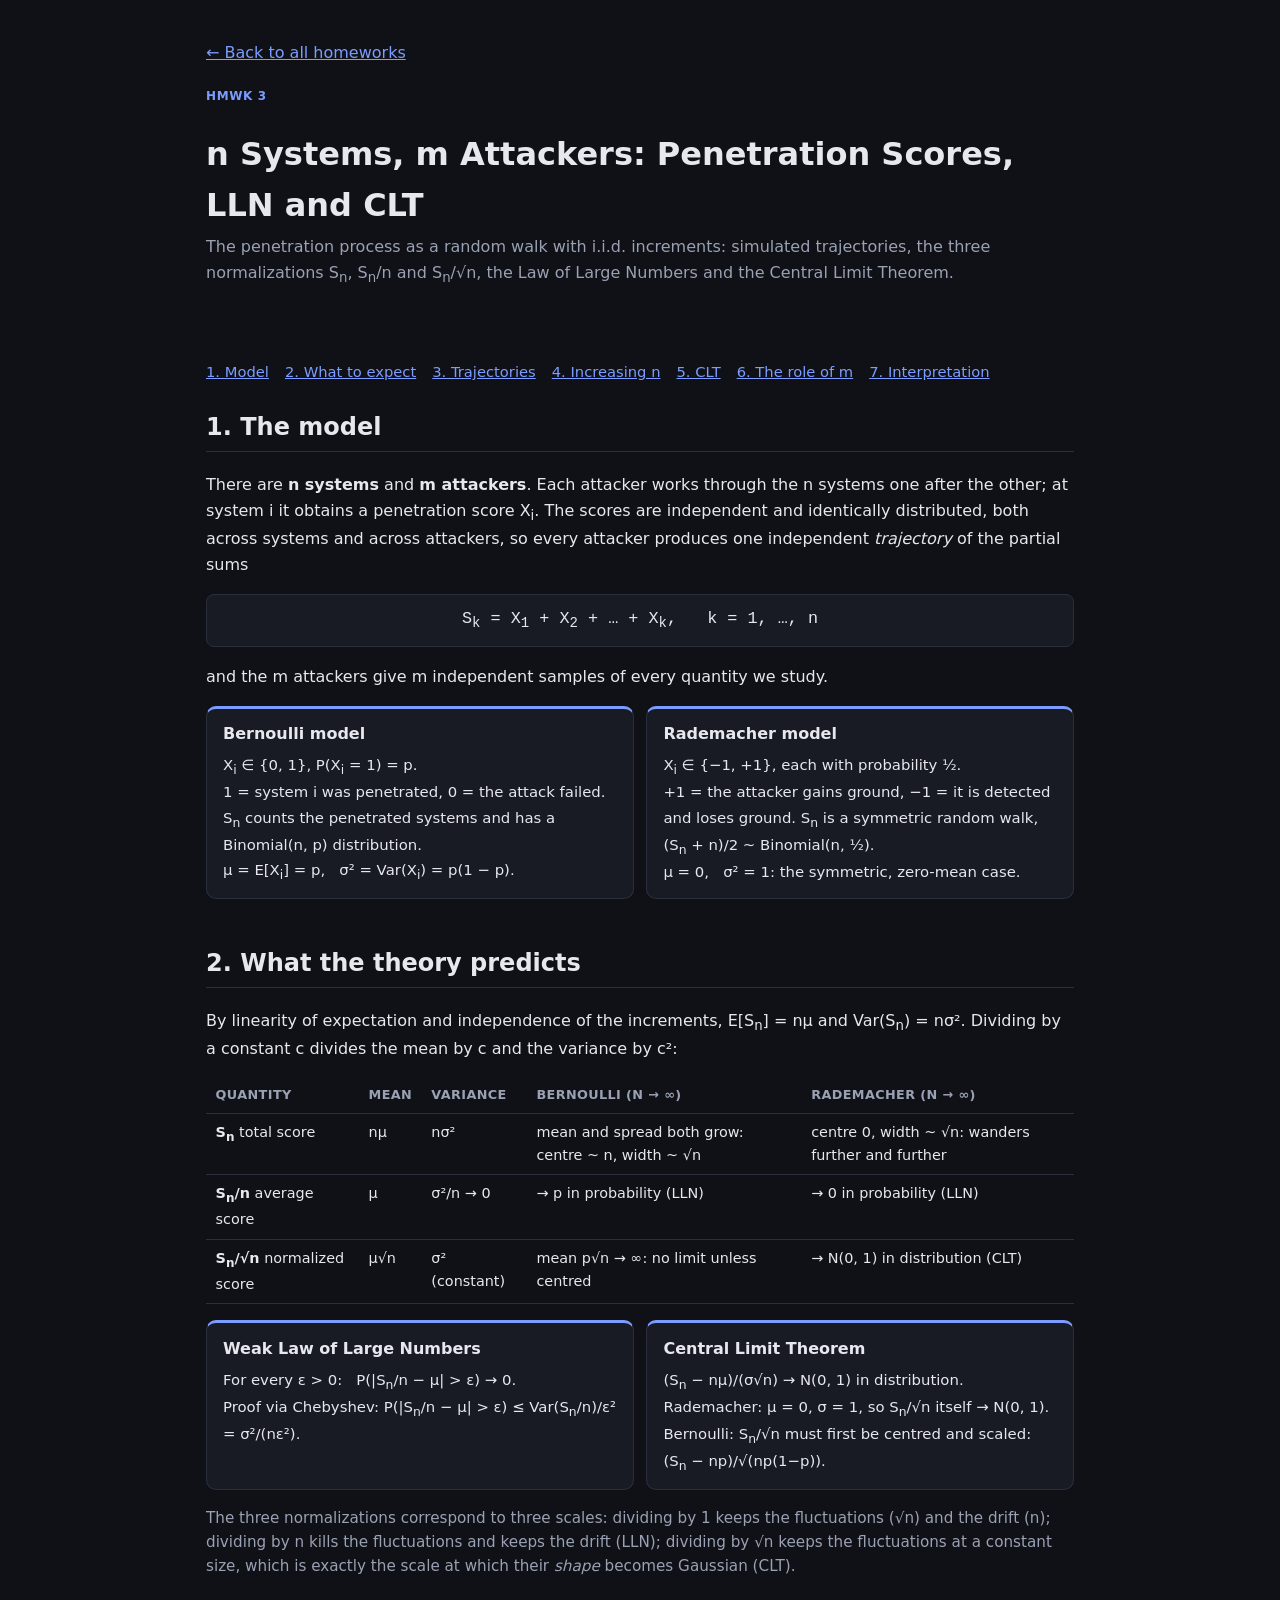
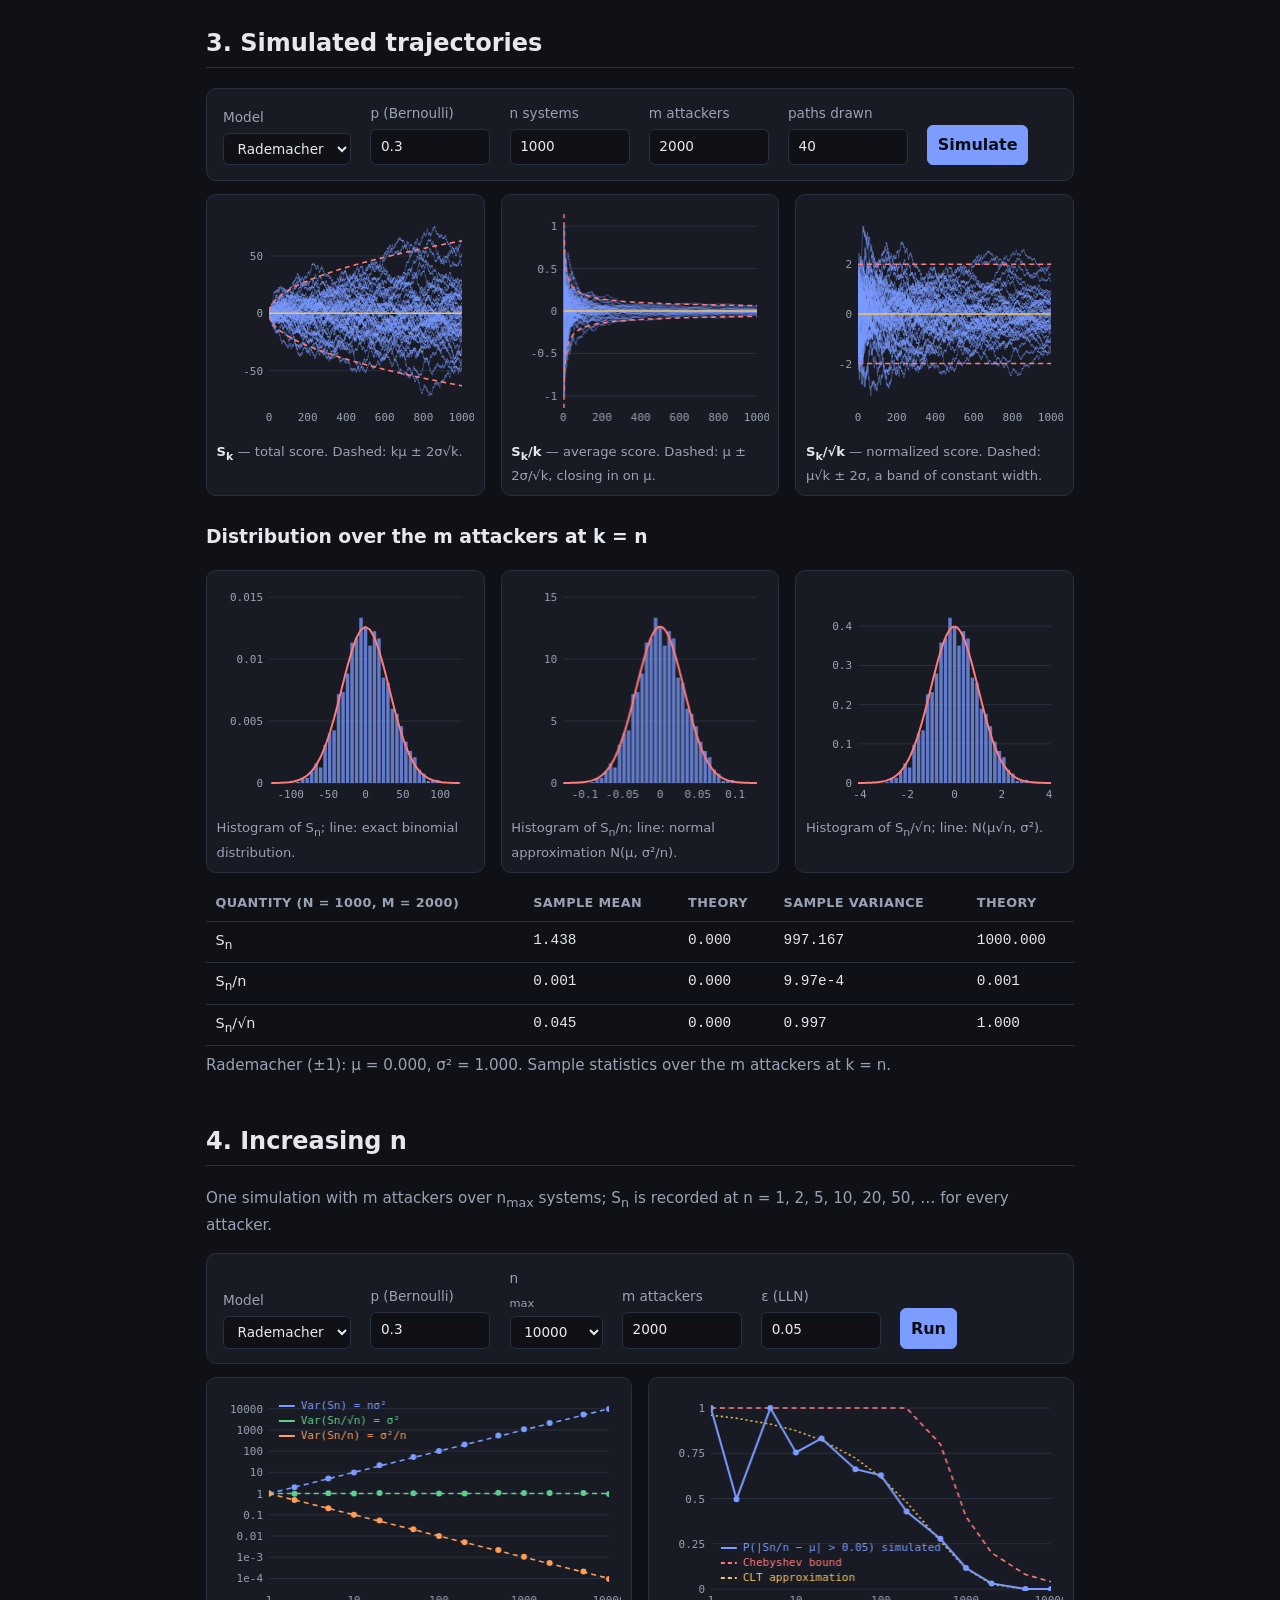
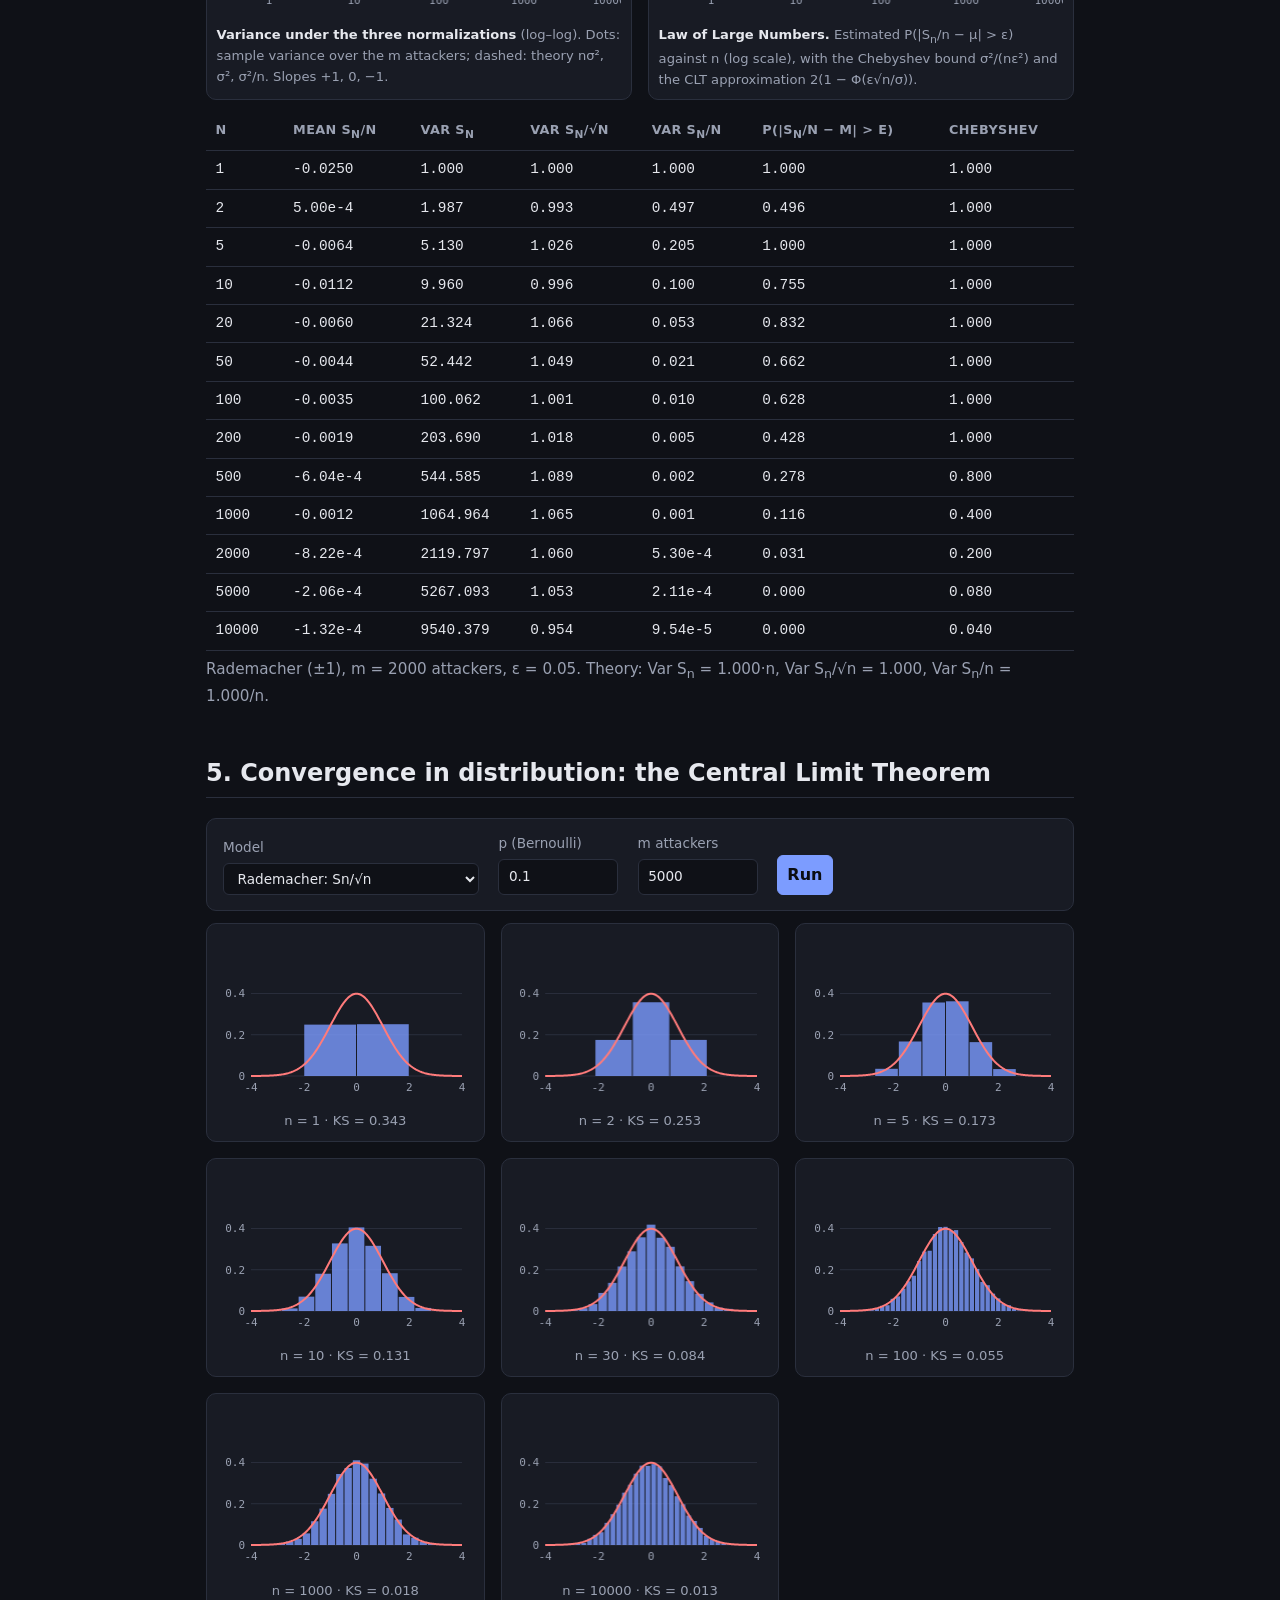
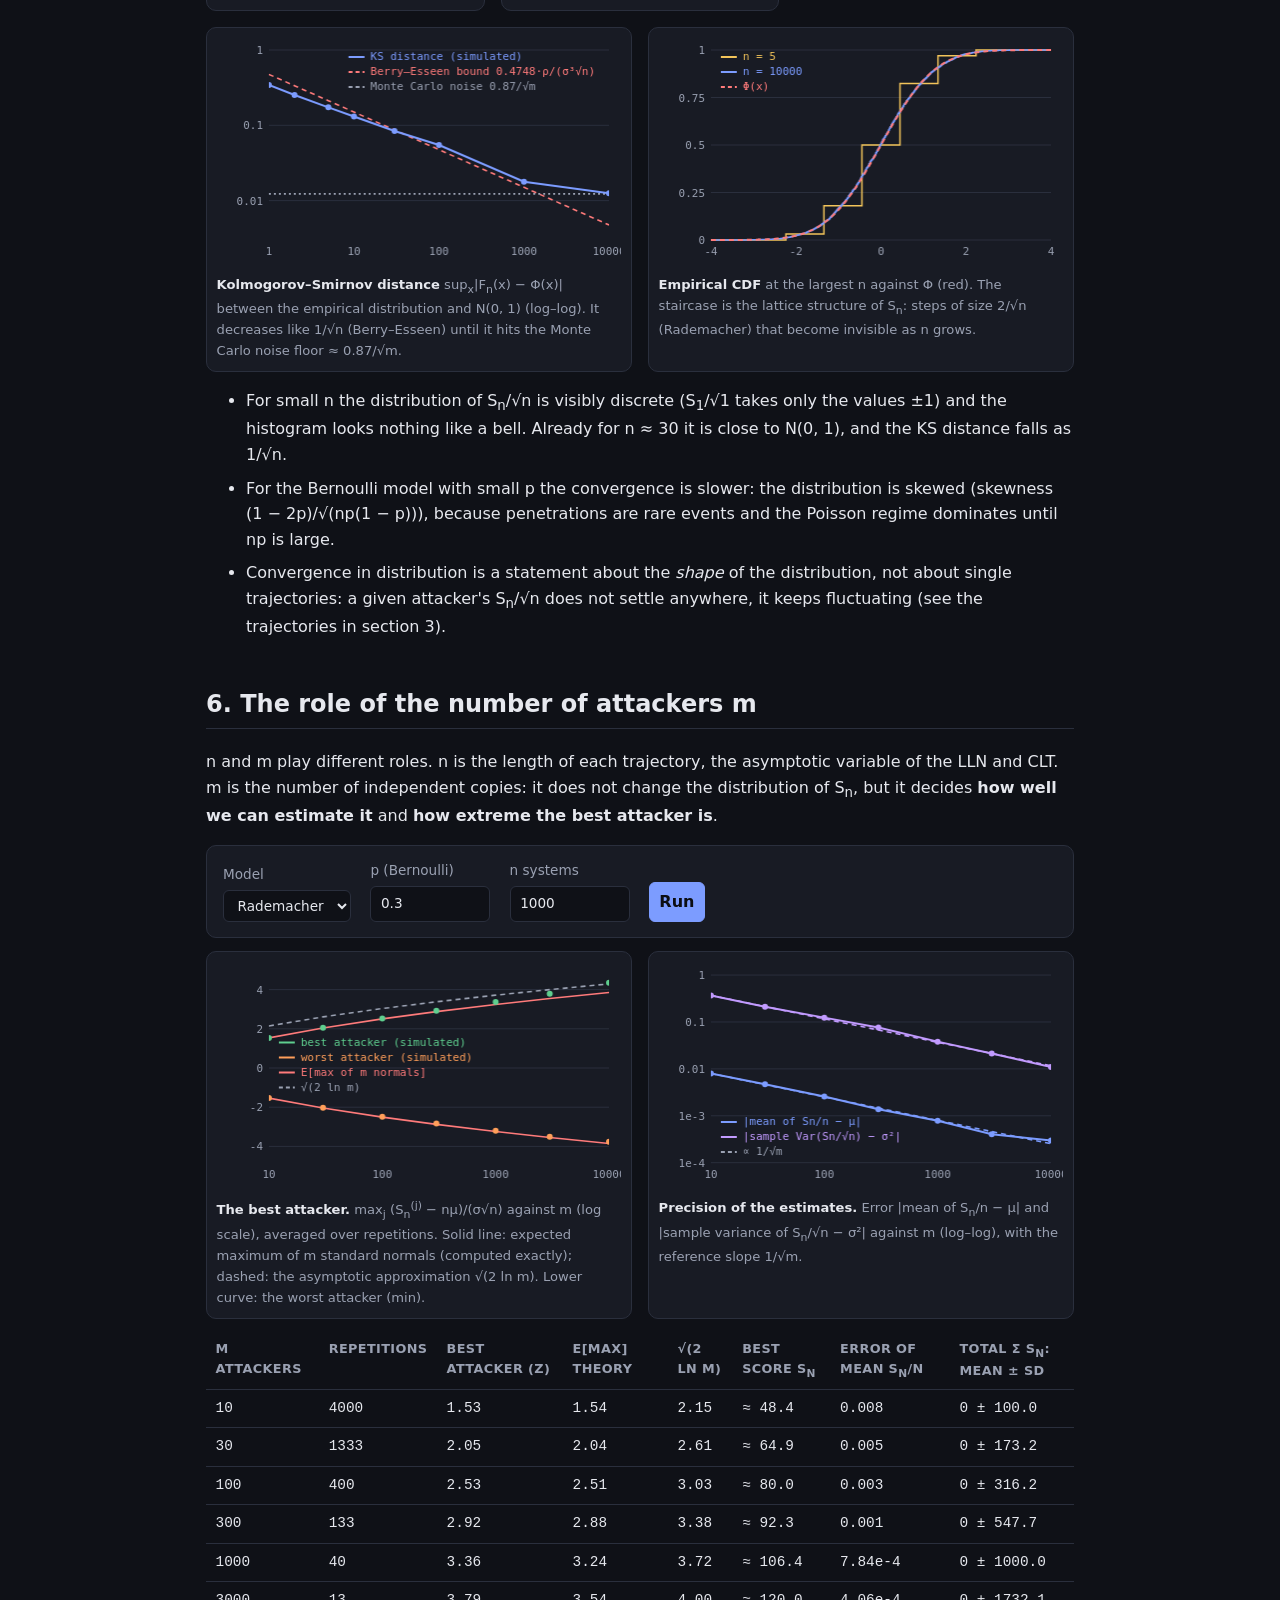
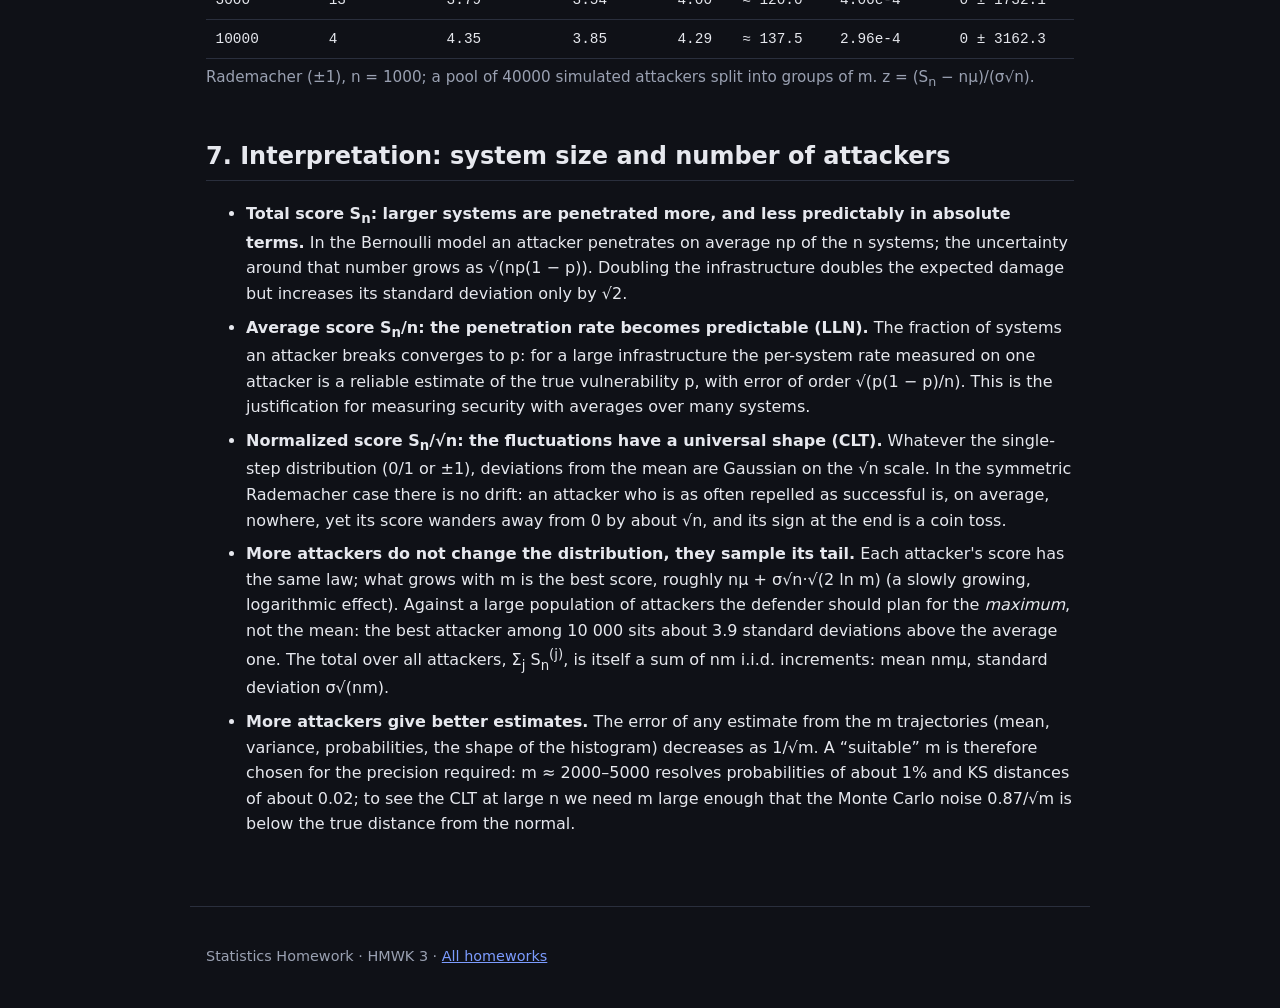
<file: hw3/index.html>
<!DOCTYPE html>
<html lang="en">
<head>
  <meta charset="UTF-8">
  <meta name="viewport" content="width=device-width, initial-scale=1.0">
  <title>HMWK 3 — Penetration Scores, LLN and CLT | Statistics Homework</title>
  <link rel="stylesheet" href="../style.css">
  <link rel="stylesheet" href="hw3.css">
</head>
<body>
  <header>
    <p><a href="../index.html">← Back to all homeworks</a></p>
    <span class="tag">HMWK 3</span>
    <h1>n Systems, m Attackers: Penetration Scores, LLN and CLT</h1>
    <p class="subtitle">The penetration process as a random walk with i.i.d. increments: simulated trajectories, the three normalizations S<sub>n</sub>, S<sub>n</sub>/n and S<sub>n</sub>/√n, the Law of Large Numbers and the Central Limit Theorem.</p>
  </header>

  <main>
    <nav class="toc">
      <a href="#model">1. Model</a>
      <a href="#theory">2. What to expect</a>
      <a href="#traj">3. Trajectories</a>
      <a href="#growing">4. Increasing n</a>
      <a href="#clt">5. CLT</a>
      <a href="#attackers">6. The role of m</a>
      <a href="#discussion">7. Interpretation</a>
    </nav>

    <!-- ================================================================ -->
    <section id="model">
      <h2>1. The model</h2>
      <p>
        There are <strong>n systems</strong> and <strong>m attackers</strong>. Each attacker works through the n systems
        one after the other; at system i it obtains a penetration score X<sub>i</sub>. The scores are independent and
        identically distributed, both across systems and across attackers, so every attacker produces one independent
        <em>trajectory</em> of the partial sums
      </p>
      <p class="formula">S<sub>k</sub> = X<sub>1</sub> + X<sub>2</sub> + … + X<sub>k</sub>, &nbsp; k = 1, …, n</p>
      <p>and the m attackers give m independent samples of every quantity we study.</p>
      <div class="two">
        <div class="box"><h4>Bernoulli model</h4>
          <p>X<sub>i</sub> ∈ {0, 1}, P(X<sub>i</sub> = 1) = p.<br>
          1 = system i was penetrated, 0 = the attack failed. S<sub>n</sub> counts the penetrated systems and has a
          Binomial(n, p) distribution.<br>
          μ = E[X<sub>i</sub>] = p, &nbsp; σ² = Var(X<sub>i</sub>) = p(1 − p).</p></div>
        <div class="box"><h4>Rademacher model</h4>
          <p>X<sub>i</sub> ∈ {−1, +1}, each with probability ½.<br>
          +1 = the attacker gains ground, −1 = it is detected and loses ground. S<sub>n</sub> is a symmetric random
          walk, (S<sub>n</sub> + n)/2 ~ Binomial(n, ½).<br>
          μ = 0, &nbsp; σ² = 1: the symmetric, zero-mean case.</p></div>
      </div>
    </section>

    <!-- ================================================================ -->
    <section id="theory">
      <h2>2. What the theory predicts</h2>
      <p>By linearity of expectation and independence of the increments, E[S<sub>n</sub>] = nμ and Var(S<sub>n</sub>) = nσ². Dividing by a constant c divides the mean by c and the variance by c²:</p>
      <div class="table-wrap">
        <table>
          <thead><tr><th>Quantity</th><th>Mean</th><th>Variance</th><th>Bernoulli (n → ∞)</th><th>Rademacher (n → ∞)</th></tr></thead>
          <tbody>
            <tr><td><b>S<sub>n</sub></b> total score</td><td>nμ</td><td>nσ²</td><td>mean and spread both grow: centre ~ n, width ~ √n</td><td>centre 0, width ~ √n: wanders further and further</td></tr>
            <tr><td><b>S<sub>n</sub>/n</b> average score</td><td>μ</td><td>σ²/n → 0</td><td>→ p in probability (LLN)</td><td>→ 0 in probability (LLN)</td></tr>
            <tr><td><b>S<sub>n</sub>/√n</b> normalized score</td><td>μ√n</td><td>σ² (constant)</td><td>mean p√n → ∞: no limit unless centred</td><td>→ N(0, 1) in distribution (CLT)</td></tr>
          </tbody>
        </table>
      </div>
      <div class="two">
        <div class="box"><h4>Weak Law of Large Numbers</h4>
          <p>For every ε &gt; 0: &nbsp; P(|S<sub>n</sub>/n − μ| &gt; ε) → 0.<br>
          Proof via Chebyshev: P(|S<sub>n</sub>/n − μ| &gt; ε) ≤ Var(S<sub>n</sub>/n)/ε² = σ²/(nε²).</p></div>
        <div class="box"><h4>Central Limit Theorem</h4>
          <p>(S<sub>n</sub> − nμ)/(σ√n) → N(0, 1) in distribution.<br>
          Rademacher: μ = 0, σ = 1, so S<sub>n</sub>/√n itself → N(0, 1). Bernoulli: S<sub>n</sub>/√n must first be centred and scaled: (S<sub>n</sub> − np)/√(np(1−p)).</p></div>
      </div>
      <p class="muted">
        The three normalizations correspond to three scales: dividing by 1 keeps the fluctuations (√n) and the drift (n);
        dividing by n kills the fluctuations and keeps the drift (LLN); dividing by √n keeps the fluctuations at a
        constant size, which is exactly the scale at which their <em>shape</em> becomes Gaussian (CLT).
      </p>
    </section>

    <!-- ================================================================ -->
    <section id="traj">
      <h2>3. Simulated trajectories</h2>
      <div class="controls">
        <label>Model
          <select id="tModel"><option value="bern">Bernoulli</option><option value="rad" selected>Rademacher</option></select>
        </label>
        <label>p (Bernoulli)
          <input id="tP" type="number" min="0.01" max="0.99" step="0.01" value="0.3">
        </label>
        <label>n systems
          <input id="tN" type="number" min="10" max="100000" value="1000">
        </label>
        <label>m attackers
          <input id="tM" type="number" min="10" max="20000" value="2000">
        </label>
        <label>paths drawn
          <input id="tPaths" type="number" min="1" max="200" value="40">
        </label>
        <button id="tRun" class="primary">Simulate</button>
      </div>
      <div class="charts three">
        <figure><canvas id="cS"></canvas><figcaption><b>S<sub>k</sub></b> — total score. Dashed: kμ ± 2σ√k.</figcaption></figure>
        <figure><canvas id="cAvg"></canvas><figcaption><b>S<sub>k</sub>/k</b> — average score. Dashed: μ ± 2σ/√k, closing in on μ.</figcaption></figure>
        <figure><canvas id="cNorm"></canvas><figcaption><b>S<sub>k</sub>/√k</b> — normalized score. Dashed: μ√k ± 2σ, a band of constant width.</figcaption></figure>
      </div>
      <h3>Distribution over the m attackers at k = n</h3>
      <div class="charts three">
        <figure><canvas id="hS"></canvas><figcaption>Histogram of S<sub>n</sub>; line: exact binomial distribution.</figcaption></figure>
        <figure><canvas id="hAvg"></canvas><figcaption>Histogram of S<sub>n</sub>/n; line: normal approximation N(μ, σ²/n).</figcaption></figure>
        <figure><canvas id="hNorm"></canvas><figcaption>Histogram of S<sub>n</sub>/√n; line: N(μ√n, σ²).</figcaption></figure>
      </div>
      <div class="table-wrap"><table id="tStats"></table></div>
    </section>

    <!-- ================================================================ -->
    <section id="growing">
      <h2>4. Increasing n</h2>
      <p class="muted">One simulation with m attackers over n<sub>max</sub> systems; S<sub>n</sub> is recorded at n = 1, 2, 5, 10, 20, 50, … for every attacker.</p>
      <div class="controls">
        <label>Model
          <select id="gModel"><option value="bern">Bernoulli</option><option value="rad" selected>Rademacher</option></select>
        </label>
        <label>p (Bernoulli)
          <input id="gP" type="number" min="0.01" max="0.99" step="0.01" value="0.3">
        </label>
        <label>n<sub>max</sub>
          <select id="gN"><option>1000</option><option selected>10000</option><option>100000</option></select>
        </label>
        <label>m attackers
          <input id="gM" type="number" min="100" max="10000" value="2000">
        </label>
        <label>ε (LLN)
          <input id="gEps" type="number" min="0.005" max="0.5" step="0.005" value="0.05">
        </label>
        <button id="gRun" class="primary">Run</button>
      </div>
      <div class="charts">
        <figure><canvas id="cVar"></canvas><figcaption><b>Variance under the three normalizations</b> (log–log). Dots: sample variance over the m attackers; dashed: theory nσ², σ², σ²/n. Slopes +1, 0, −1.</figcaption></figure>
        <figure><canvas id="cLLN"></canvas><figcaption><b>Law of Large Numbers.</b> Estimated P(|S<sub>n</sub>/n − μ| &gt; ε) against n (log scale), with the Chebyshev bound σ²/(nε²) and the CLT approximation 2(1 − Φ(ε√n/σ)).</figcaption></figure>
      </div>
      <div class="table-wrap"><table id="gTable"></table></div>
    </section>

    <!-- ================================================================ -->
    <section id="clt">
      <h2>5. Convergence in distribution: the Central Limit Theorem</h2>
      <div class="controls">
        <label>Model
          <select id="cModel"><option value="rad" selected>Rademacher: S<sub>n</sub>/√n</option><option value="bern">Bernoulli: (S<sub>n</sub> − np)/√(np(1−p))</option></select>
        </label>
        <label>p (Bernoulli)
          <input id="cP" type="number" min="0.01" max="0.99" step="0.01" value="0.1">
        </label>
        <label>m attackers
          <input id="cM" type="number" min="200" max="20000" value="5000">
        </label>
        <button id="cRun" class="primary">Run</button>
      </div>
      <div id="cltGrid" class="charts four"></div>
      <div class="charts">
        <figure><canvas id="cKS"></canvas><figcaption><b>Kolmogorov–Smirnov distance</b> sup<sub>x</sub>|F<sub>n</sub>(x) − Φ(x)| between the empirical distribution and N(0, 1) (log–log). It decreases like 1/√n (Berry–Esseen) until it hits the Monte Carlo noise floor ≈ 0.87/√m.</figcaption></figure>
        <figure><canvas id="cCdf"></canvas><figcaption><b>Empirical CDF</b> at the largest n against Φ (red). The staircase is the lattice structure of S<sub>n</sub>: steps of size 2/√n (Rademacher) that become invisible as n grows.</figcaption></figure>
      </div>
      <ul>
        <li>For small n the distribution of S<sub>n</sub>/√n is visibly discrete (S<sub>1</sub>/√1 takes only the values ±1) and the histogram
          looks nothing like a bell. Already for n ≈ 30 it is close to N(0, 1), and the KS distance falls as 1/√n.</li>
        <li>For the Bernoulli model with small p the convergence is slower: the distribution is skewed (skewness
          (1 − 2p)/√(np(1 − p))), because penetrations are rare events and the Poisson regime dominates until np is large.</li>
        <li>Convergence in distribution is a statement about the <em>shape</em> of the distribution, not about single
          trajectories: a given attacker's S<sub>n</sub>/√n does not settle anywhere, it keeps fluctuating (see the
          trajectories in section 3).</li>
      </ul>
    </section>

    <!-- ================================================================ -->
    <section id="attackers">
      <h2>6. The role of the number of attackers m</h2>
      <p>
        n and m play different roles. n is the length of each trajectory, the asymptotic variable of the LLN and CLT.
        m is the number of independent copies: it does not change the distribution of S<sub>n</sub>, but it decides
        <strong>how well we can estimate it</strong> and <strong>how extreme the best attacker is</strong>.
      </p>
      <div class="controls">
        <label>Model
          <select id="aModel"><option value="bern">Bernoulli</option><option value="rad" selected>Rademacher</option></select>
        </label>
        <label>p (Bernoulli)
          <input id="aP" type="number" min="0.01" max="0.99" step="0.01" value="0.3">
        </label>
        <label>n systems
          <input id="aN" type="number" min="10" max="20000" value="1000">
        </label>
        <button id="aRun" class="primary">Run</button>
      </div>
      <div class="charts">
        <figure><canvas id="cMax"></canvas><figcaption><b>The best attacker.</b> max<sub>j</sub> (S<sub>n</sub><sup>(j)</sup> − nμ)/(σ√n) against m (log scale), averaged over repetitions. Solid line: expected maximum of m standard normals (computed exactly); dashed: the asymptotic approximation √(2 ln m). Lower curve: the worst attacker (min).</figcaption></figure>
        <figure><canvas id="cErr"></canvas><figcaption><b>Precision of the estimates.</b> Error |mean of S<sub>n</sub>/n − μ| and |sample variance of S<sub>n</sub>/√n − σ²| against m (log–log), with the reference slope 1/√m.</figcaption></figure>
      </div>
      <div class="table-wrap"><table id="aTable"></table></div>
    </section>

    <!-- ================================================================ -->
    <section id="discussion">
      <h2>7. Interpretation: system size and number of attackers</h2>
      <ul>
        <li><strong>Total score S<sub>n</sub>: larger systems are penetrated more, and less predictably in absolute
          terms.</strong> In the Bernoulli model an attacker penetrates on average np of the n systems; the uncertainty
          around that number grows as √(np(1 − p)). Doubling the infrastructure doubles the expected damage but
          increases its standard deviation only by √2.</li>
        <li><strong>Average score S<sub>n</sub>/n: the penetration rate becomes predictable (LLN).</strong> The fraction of
          systems an attacker breaks converges to p: for a large infrastructure the per-system rate measured on one
          attacker is a reliable estimate of the true vulnerability p, with error of order √(p(1 − p)/n). This is the
          justification for measuring security with averages over many systems.</li>
        <li><strong>Normalized score S<sub>n</sub>/√n: the fluctuations have a universal shape (CLT).</strong> Whatever the
          single-step distribution (0/1 or ±1), deviations from the mean are Gaussian on the √n scale. In the
          symmetric Rademacher case there is no drift: an attacker who is as often repelled as successful is, on
          average, nowhere, yet its score wanders away from 0 by about √n, and its sign at the end is a coin toss.</li>
        <li><strong>More attackers do not change the distribution, they sample its tail.</strong> Each attacker's score
          has the same law; what grows with m is the best score, roughly nμ + σ√n·√(2 ln m) (a slowly growing,
          logarithmic effect). Against a large population of attackers the defender should plan for the
          <em>maximum</em>, not the mean: the best attacker among 10 000 sits about 3.9 standard deviations above the
          average one. The total over all attackers, Σ<sub>j</sub> S<sub>n</sub><sup>(j)</sup>,
          is itself a sum of nm i.i.d. increments: mean nmμ, standard deviation σ√(nm).</li>
        <li><strong>More attackers give better estimates.</strong> The error of any estimate from the m trajectories (mean,
          variance, probabilities, the shape of the histogram) decreases as 1/√m. A “suitable” m is therefore chosen for the
          precision required: m ≈ 2000–5000 resolves probabilities of about 1% and KS distances of about 0.02; to see the
          CLT at large n we need m large enough that the Monte Carlo noise 0.87/√m is below the true distance from the
          normal.</li>
      </ul>
    </section>
  </main>

  <footer>
    <p>Statistics Homework · HMWK 3 · <a href="../index.html">All homeworks</a></p>
  </footer>

  <script src="sim.js"></script>
  <script src="app.js"></script>
</body>
</html>
</file>
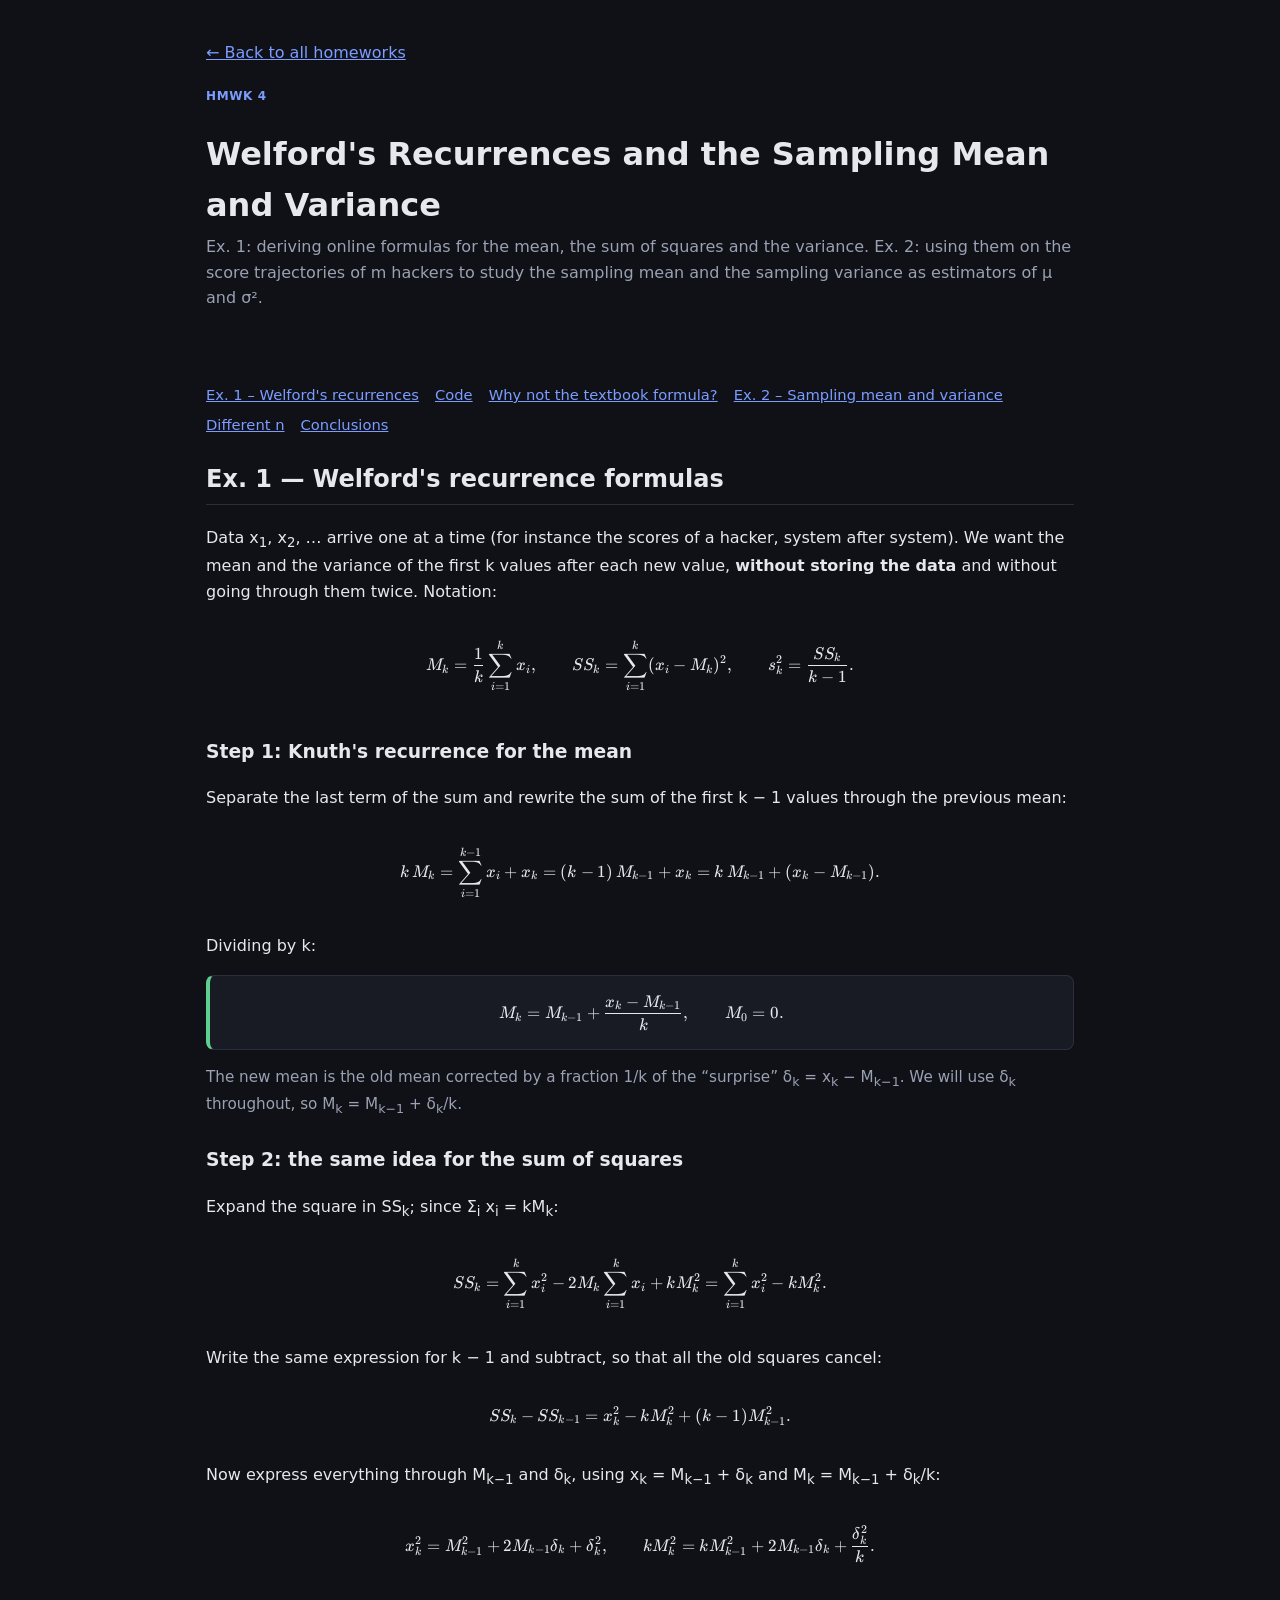
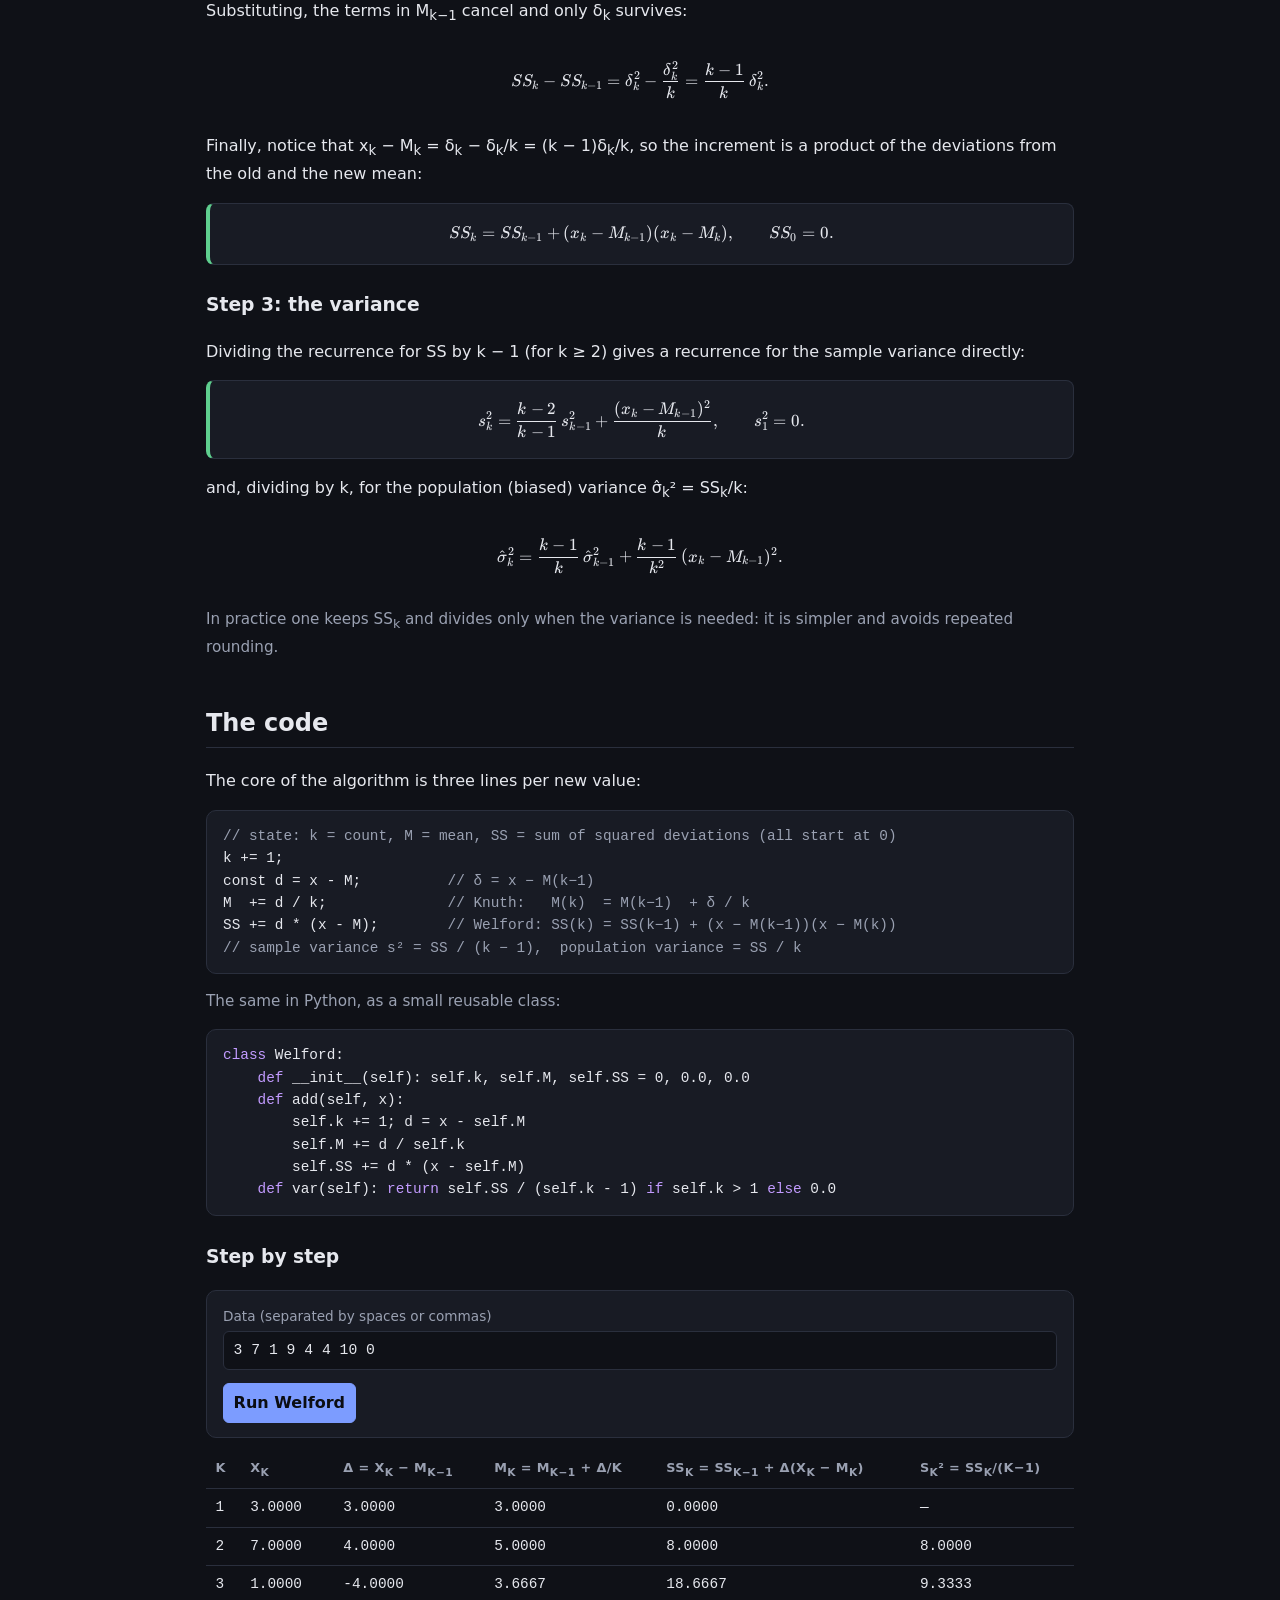
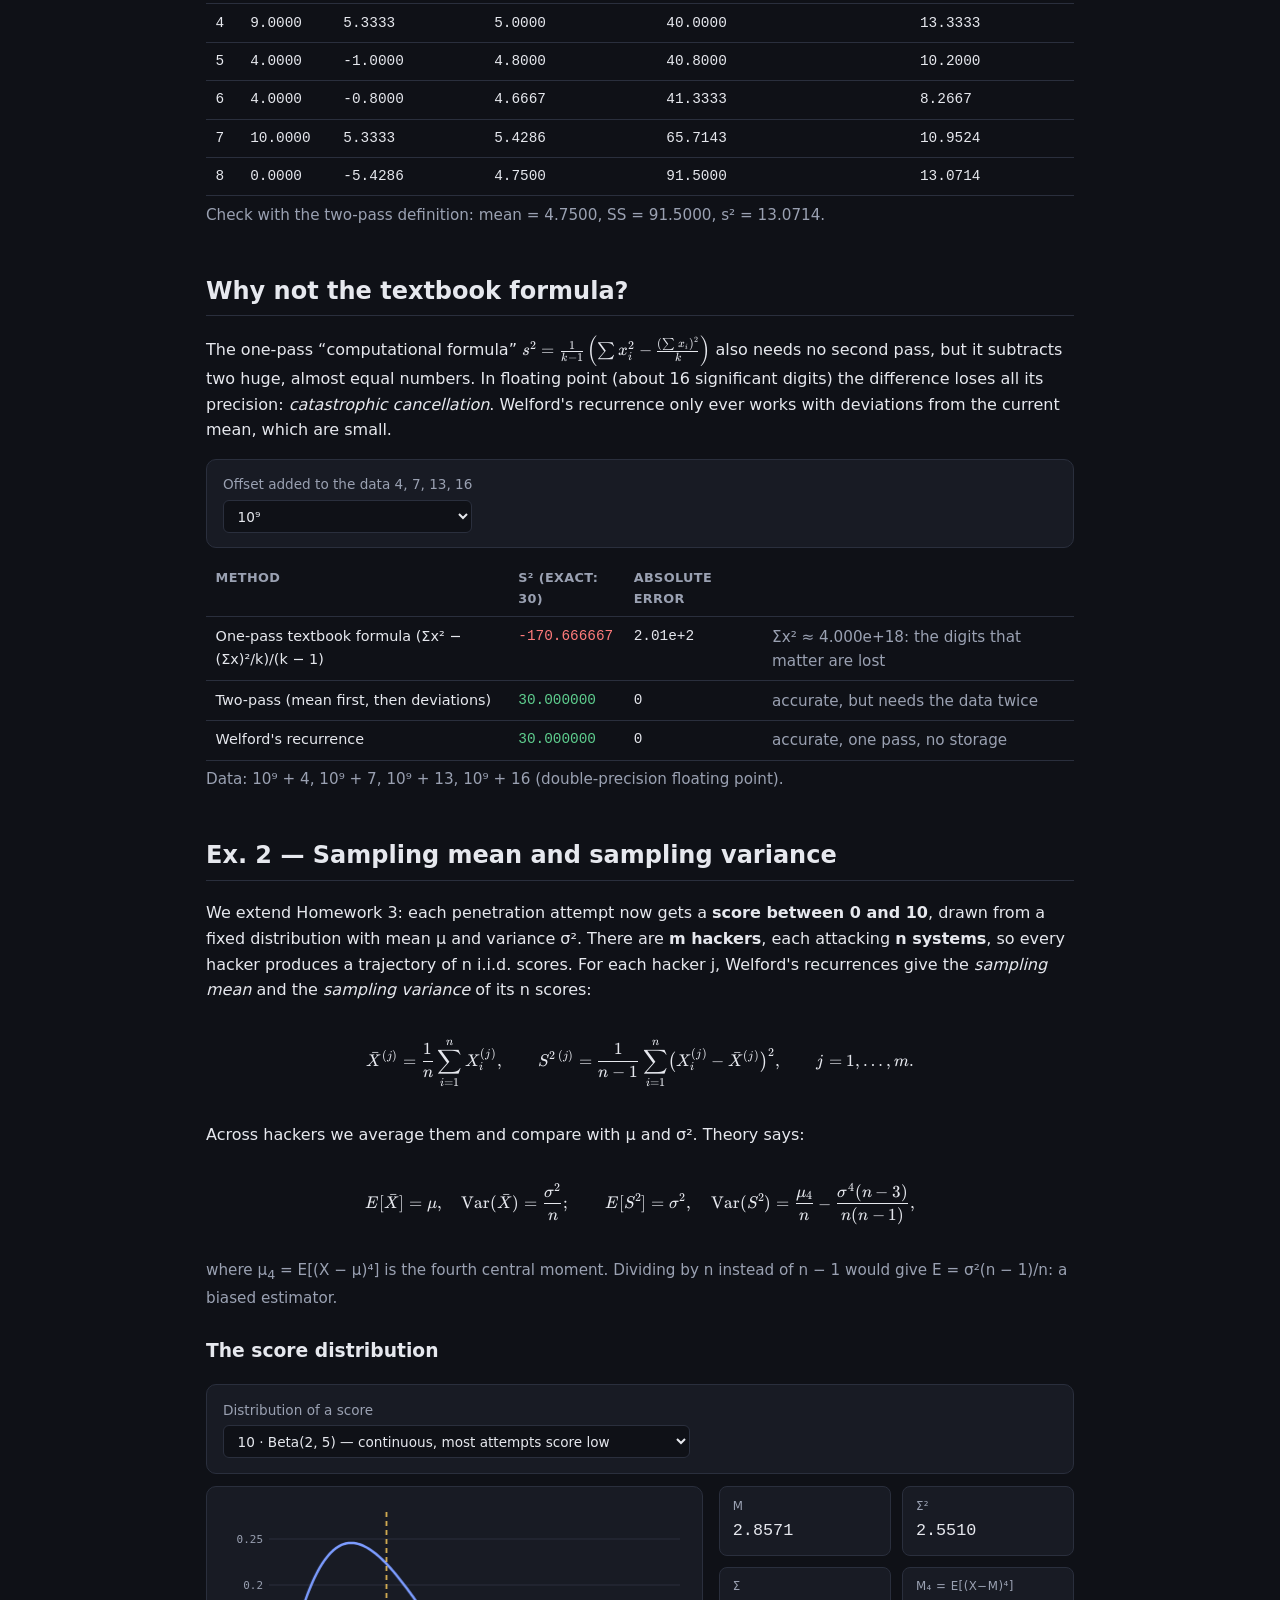
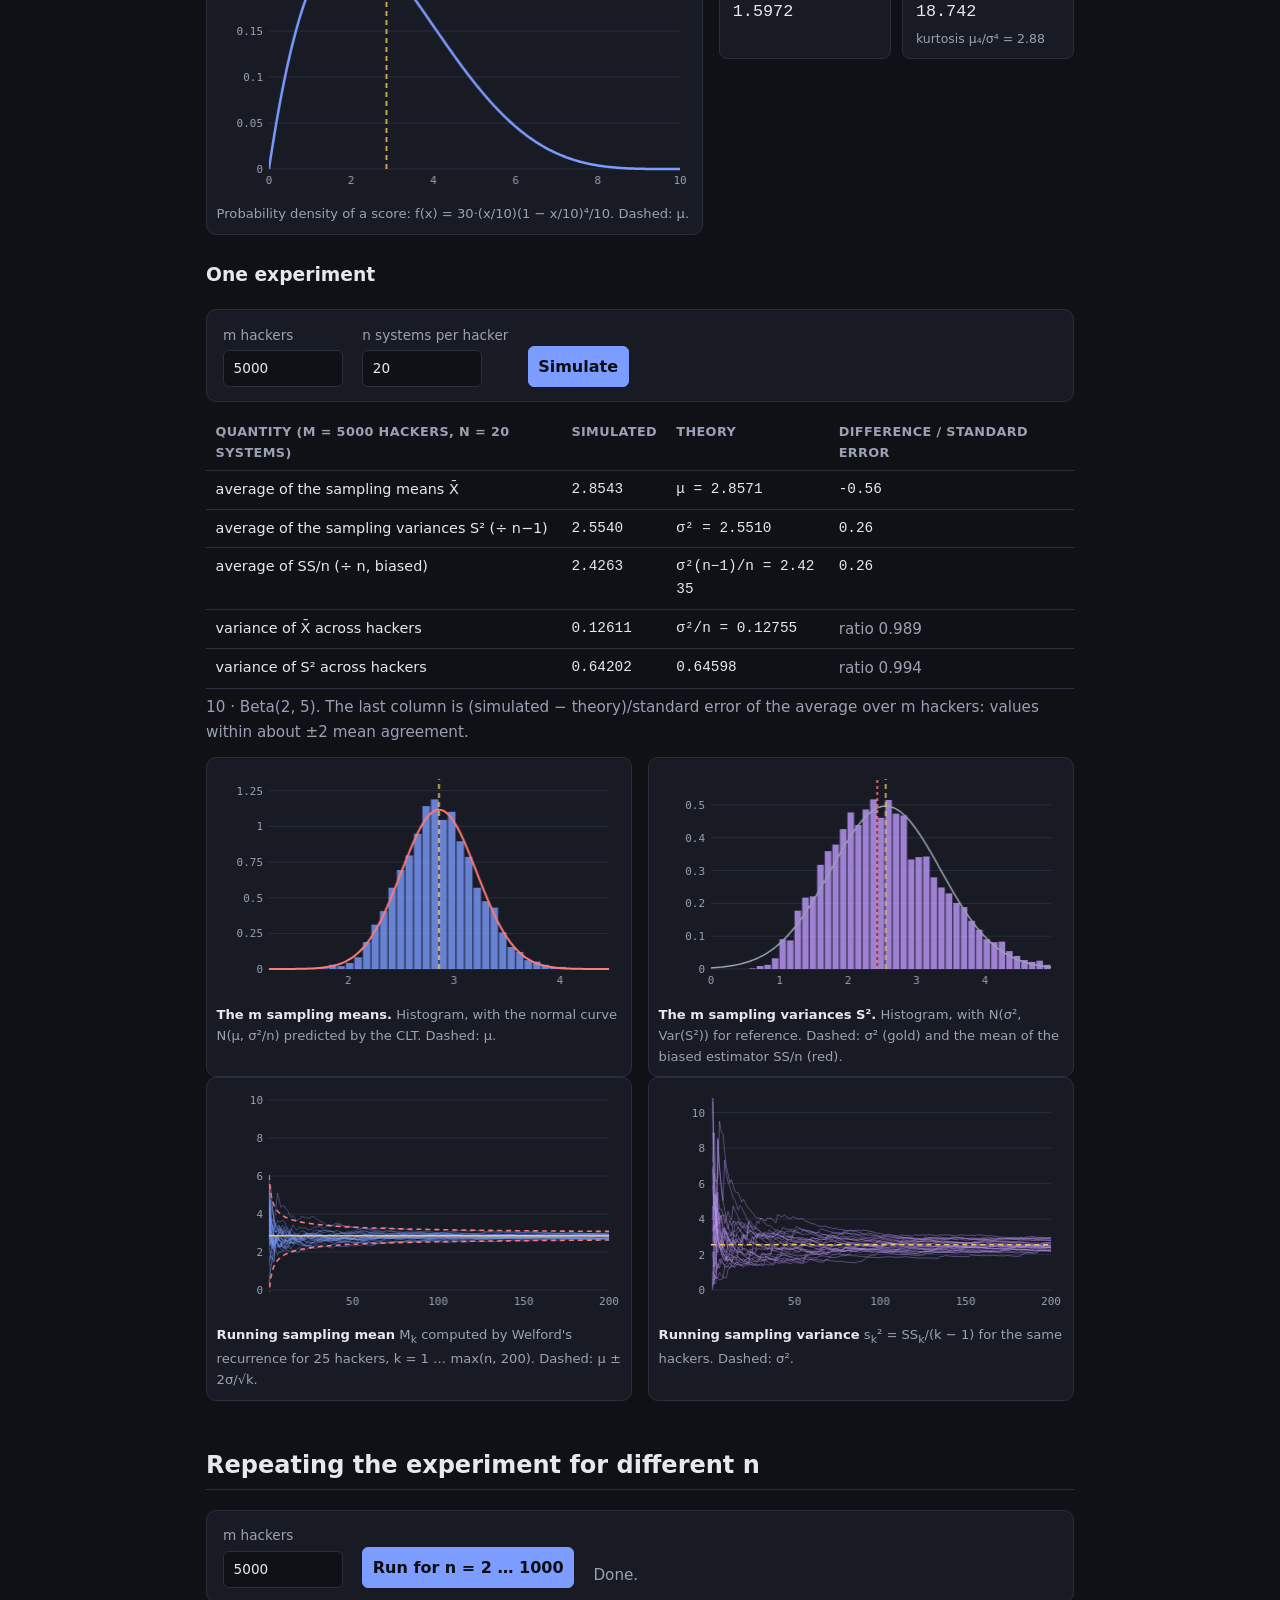
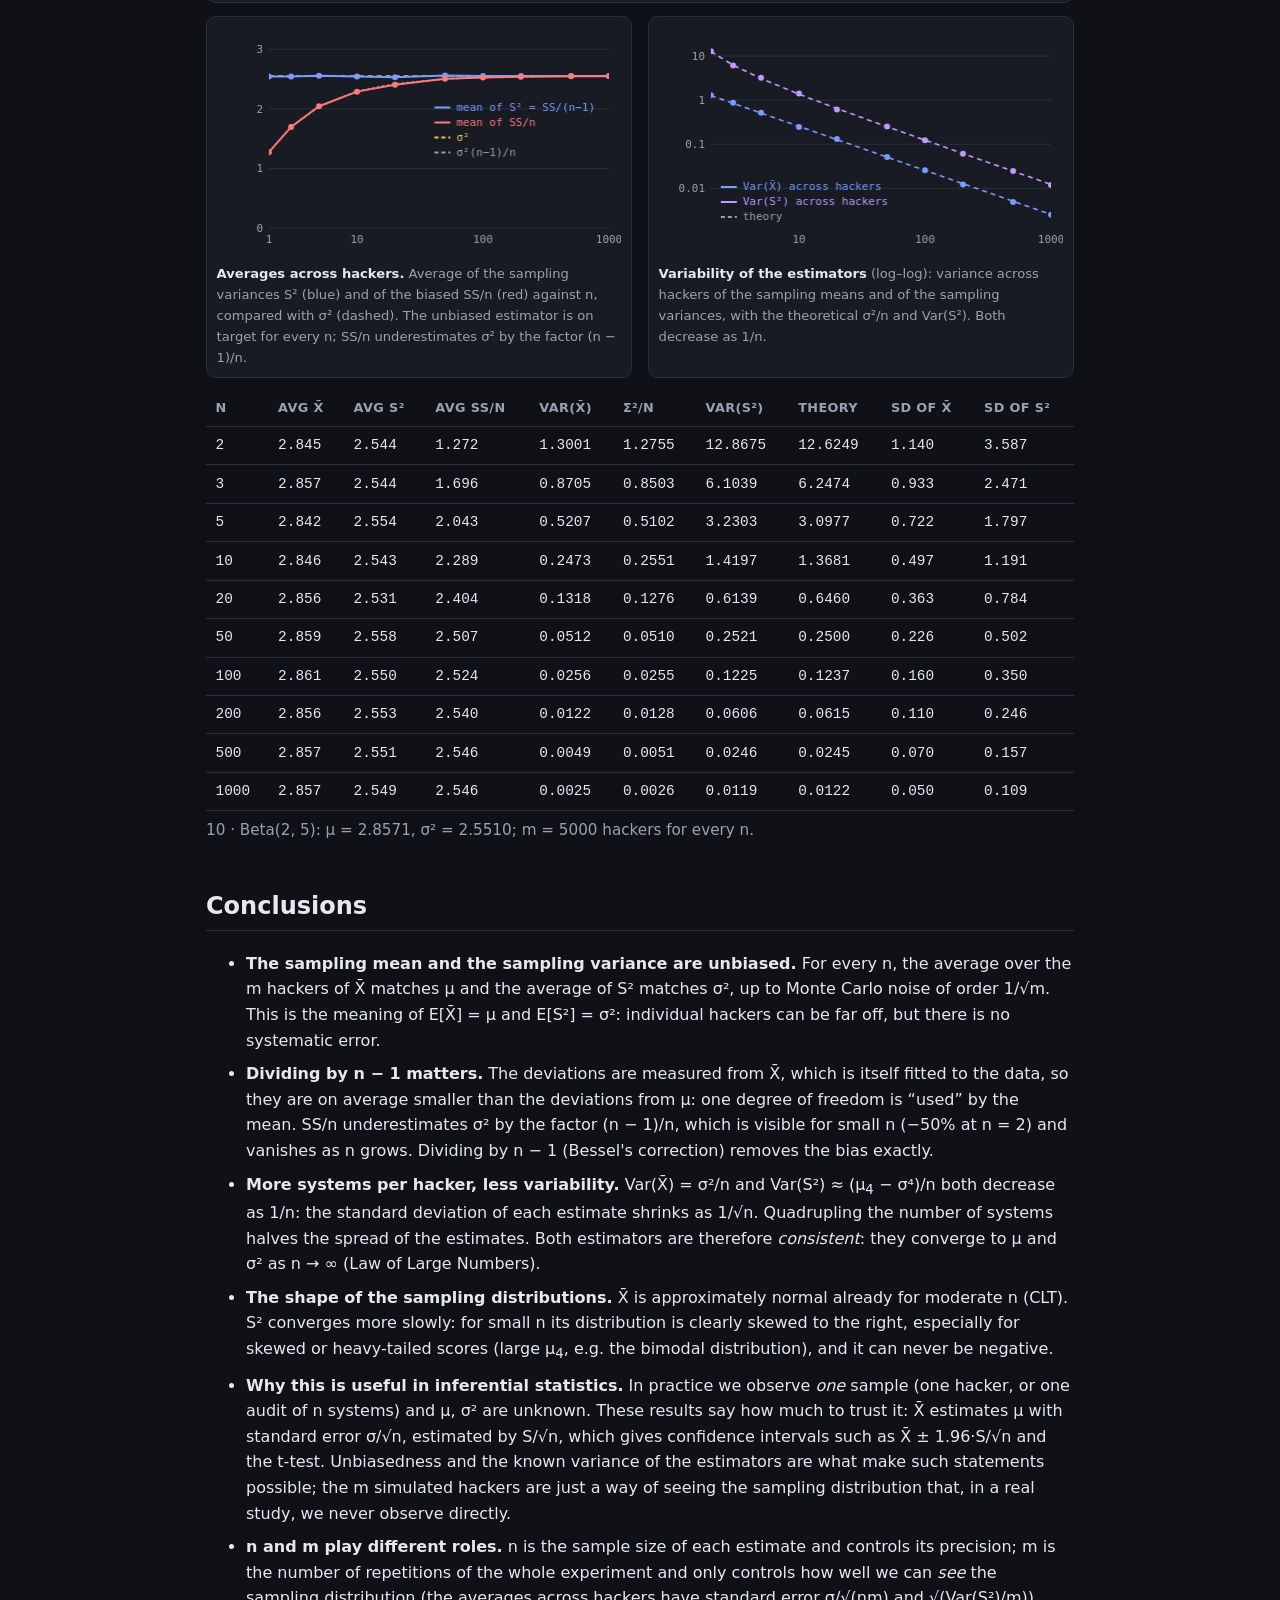
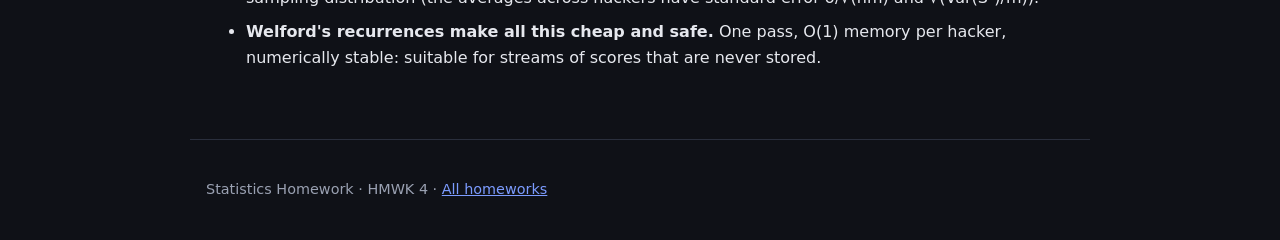
<file: hw4/index.html>
<!DOCTYPE html>
<html lang="en">
<head>
  <meta charset="UTF-8">
  <meta name="viewport" content="width=device-width, initial-scale=1.0">
  <title>HMWK 4 — Welford's Recurrences and Sampling Distributions | Statistics Homework</title>
  <link rel="stylesheet" href="katex/katex.min.css">
  <link rel="stylesheet" href="../style.css">
  <link rel="stylesheet" href="hw4.css">
</head>
<body>
  <header>
    <p><a href="../index.html">← Back to all homeworks</a></p>
    <span class="tag">HMWK 4</span>
    <h1>Welford's Recurrences and the Sampling Mean and Variance</h1>
    <p class="subtitle">Ex. 1: deriving online formulas for the mean, the sum of squares and the variance. Ex. 2: using them on the score trajectories of m hackers to study the sampling mean and the sampling variance as estimators of μ and σ².</p>
  </header>

  <main>
    <nav class="toc">
      <a href="#ex1">Ex. 1 – Welford's recurrences</a>
      <a href="#code">Code</a>
      <a href="#stability">Why not the textbook formula?</a>
      <a href="#ex2">Ex. 2 – Sampling mean and variance</a>
      <a href="#varyn">Different n</a>
      <a href="#conclusions">Conclusions</a>
    </nav>

    <!-- ================================================================ -->
    <section id="ex1">
      <h2>Ex. 1 — Welford's recurrence formulas</h2>
      <p>
        Data x<sub>1</sub>, x<sub>2</sub>, … arrive one at a time (for instance the scores of a hacker, system after
        system). We want the mean and the variance of the first k values after each new value, <strong>without storing
        the data</strong> and without going through them twice. Notation:
      </p>
      <div class="math">$$M_k = \frac{1}{k}\sum_{i=1}^{k} x_i, \qquad SS_k = \sum_{i=1}^{k} (x_i - M_k)^2, \qquad s_k^2 = \frac{SS_k}{k-1}.$$</div>

      <h3>Step 1: Knuth's recurrence for the mean</h3>
      <p>Separate the last term of the sum and rewrite the sum of the first k − 1 values through the previous mean:</p>
      <div class="math">$$k\,M_k = \sum_{i=1}^{k-1} x_i + x_k = (k-1)\,M_{k-1} + x_k = k\,M_{k-1} + (x_k - M_{k-1}).$$</div>
      <p>Dividing by k:</p>
      <div class="math result">$$M_k = M_{k-1} + \frac{x_k - M_{k-1}}{k}, \qquad M_0 = 0.$$</div>
      <p class="muted">The new mean is the old mean corrected by a fraction 1/k of the “surprise” δ<sub>k</sub> = x<sub>k</sub> − M<sub>k−1</sub>. We will use δ<sub>k</sub> throughout, so M<sub>k</sub> = M<sub>k−1</sub> + δ<sub>k</sub>/k.</p>

      <h3>Step 2: the same idea for the sum of squares</h3>
      <p>Expand the square in SS<sub>k</sub>; since Σ<sub>i</sub> x<sub>i</sub> = kM<sub>k</sub>:</p>
      <div class="math">$$SS_k = \sum_{i=1}^{k} x_i^2 - 2M_k\sum_{i=1}^{k} x_i + k M_k^2 = \sum_{i=1}^{k} x_i^2 - k M_k^2 .$$</div>
      <p>Write the same expression for k − 1 and subtract, so that all the old squares cancel:</p>
      <div class="math">$$SS_k - SS_{k-1} = x_k^2 - k M_k^2 + (k-1) M_{k-1}^2 .$$</div>
      <p>Now express everything through M<sub>k−1</sub> and δ<sub>k</sub>, using x<sub>k</sub> = M<sub>k−1</sub> + δ<sub>k</sub> and M<sub>k</sub> = M<sub>k−1</sub> + δ<sub>k</sub>/k:</p>
      <div class="math">$$x_k^2 = M_{k-1}^2 + 2M_{k-1}\delta_k + \delta_k^2, \qquad k M_k^2 = k M_{k-1}^2 + 2 M_{k-1}\delta_k + \frac{\delta_k^2}{k}.$$</div>
      <p>Substituting, the terms in M<sub>k−1</sub> cancel and only δ<sub>k</sub> survives:</p>
      <div class="math">$$SS_k - SS_{k-1} = \delta_k^2 - \frac{\delta_k^2}{k} = \frac{k-1}{k}\,\delta_k^2 .$$</div>
      <p>Finally, notice that x<sub>k</sub> − M<sub>k</sub> = δ<sub>k</sub> − δ<sub>k</sub>/k = (k − 1)δ<sub>k</sub>/k, so the increment is a product of the deviations from the old and the new mean:</p>
      <div class="math result">$$SS_k = SS_{k-1} + (x_k - M_{k-1})(x_k - M_k), \qquad SS_0 = 0.$$</div>

      <h3>Step 3: the variance</h3>
      <p>Dividing the recurrence for SS by k − 1 (for k ≥ 2) gives a recurrence for the sample variance directly:</p>
      <div class="math result">$$s_k^2 = \frac{k-2}{k-1}\,s_{k-1}^2 + \frac{(x_k - M_{k-1})^2}{k}, \qquad s_1^2 = 0 .$$</div>
      <p>and, dividing by k, for the population (biased) variance σ̂<sub>k</sub>² = SS<sub>k</sub>/k:</p>
      <div class="math">$$\hat\sigma_k^2 = \frac{k-1}{k}\,\hat\sigma_{k-1}^2 + \frac{k-1}{k^2}\,(x_k - M_{k-1})^2 .$$</div>
      <p class="muted">In practice one keeps SS<sub>k</sub> and divides only when the variance is needed: it is simpler and avoids repeated rounding.</p>
    </section>

    <!-- ================================================================ -->
    <section id="code">
      <h2>The code</h2>
      <p>The core of the algorithm is three lines per new value:</p>
<pre><code><span class="c">// state: k = count, M = mean, SS = sum of squared deviations (all start at 0)</span>
k += 1;
const d = x - M;          <span class="c">// δ = x − M(k−1)</span>
M  += d / k;              <span class="c">// Knuth:   M(k)  = M(k−1)  + δ / k</span>
SS += d * (x - M);        <span class="c">// Welford: SS(k) = SS(k−1) + (x − M(k−1))(x − M(k))</span>
<span class="c">// sample variance s² = SS / (k − 1),  population variance = SS / k</span></code></pre>
      <p class="muted">The same in Python, as a small reusable class:</p>
<pre><code><span class="k">class</span> Welford:
    <span class="k">def</span> __init__(self): self.k, self.M, self.SS = 0, 0.0, 0.0
    <span class="k">def</span> add(self, x):
        self.k += 1; d = x - self.M
        self.M += d / self.k
        self.SS += d * (x - self.M)
    <span class="k">def</span> var(self): <span class="k">return</span> self.SS / (self.k - 1) <span class="k">if</span> self.k > 1 <span class="k">else</span> 0.0</code></pre>

      <h3>Step by step</h3>
      <div class="controls">
        <label class="wide">Data (separated by spaces or commas)
          <input id="wData" type="text" value="3 7 1 9 4 4 10 0" spellcheck="false">
        </label>
        <button id="wRun" class="primary">Run Welford</button>
      </div>
      <div class="table-wrap"><table id="wTable"></table></div>
    </section>

    <!-- ================================================================ -->
    <section id="stability">
      <h2>Why not the textbook formula?</h2>
      <p>
        The one-pass “computational formula” <span class="im">$s^2 = \frac{1}{k-1}\left(\sum x_i^2 - \frac{(\sum x_i)^2}{k}\right)$</span>
        also needs no second pass, but it subtracts two huge, almost equal numbers. In floating point (about 16
        significant digits) the difference loses all its precision: <em>catastrophic cancellation</em>. Welford's
        recurrence only ever works with deviations from the current mean, which are small.
      </p>
      <div class="controls">
        <label>Offset added to the data 4, 7, 13, 16
          <select id="offset">
            <option value="0">0</option><option value="1e6">10⁶</option><option value="1e8">10⁸</option>
            <option value="1e9" selected>10⁹</option><option value="1e12">10¹²</option>
          </select>
        </label>
      </div>
      <div class="table-wrap"><table id="stabTable"></table></div>
    </section>

    <!-- ================================================================ -->
    <section id="ex2">
      <h2>Ex. 2 — Sampling mean and sampling variance</h2>
      <p>
        We extend Homework 3: each penetration attempt now gets a <strong>score between 0 and 10</strong>, drawn from a
        fixed distribution with mean μ and variance σ². There are <strong>m hackers</strong>, each attacking
        <strong>n systems</strong>, so every hacker produces a trajectory of n i.i.d. scores. For each hacker j,
        Welford's recurrences give the <em>sampling mean</em> and the <em>sampling variance</em> of its n scores:
      </p>
      <div class="math">$$\bar X^{(j)} = \frac{1}{n}\sum_{i=1}^{n} X_i^{(j)}, \qquad S^{2\,(j)} = \frac{1}{n-1}\sum_{i=1}^{n}\bigl(X_i^{(j)} - \bar X^{(j)}\bigr)^2, \qquad j = 1,\dots,m .$$</div>
      <p>Across hackers we average them and compare with μ and σ². Theory says:</p>
      <div class="math">$$E[\bar X] = \mu,\quad \operatorname{Var}(\bar X) = \frac{\sigma^2}{n}; \qquad E[S^2] = \sigma^2,\quad \operatorname{Var}(S^2) = \frac{\mu_4}{n} - \frac{\sigma^4 (n-3)}{n(n-1)},$$</div>
      <p class="muted">where μ<sub>4</sub> = E[(X − μ)⁴] is the fourth central moment. Dividing by n instead of n − 1 would give E = σ²(n − 1)/n: a biased estimator.</p>

      <h3>The score distribution</h3>
      <div class="controls">
        <label>Distribution of a score
          <select id="dist">
            <option value="beta" selected>10 · Beta(2, 5) — continuous, most attempts score low</option>
            <option value="unif">Discrete uniform on {0, 1, …, 10}</option>
            <option value="binom">Binomial(10, 0.3) — 10 sub-goals, each reached with prob. 0.3</option>
            <option value="bimodal">Bimodal: most attempts fail, a few almost succeed</option>
          </select>
        </label>
      </div>
      <div class="dist-row">
        <div class="charts single"><figure><canvas id="cDist"></canvas><figcaption id="distCap"></figcaption></figure></div>
        <div id="distInfo" class="info-grid"></div>
      </div>

      <h3>One experiment</h3>
      <div class="controls">
        <label>m hackers
          <input id="m" type="number" min="10" max="100000" value="5000">
        </label>
        <label>n systems per hacker
          <input id="n" type="number" min="2" max="10000" value="20">
        </label>
        <button id="run" class="primary">Simulate</button>
      </div>
      <div class="table-wrap"><table id="resTable"></table></div>
      <div class="charts">
        <figure><canvas id="hMean"></canvas><figcaption><b>The m sampling means.</b> Histogram, with the normal curve N(μ, σ²/n) predicted by the CLT. Dashed: μ.</figcaption></figure>
        <figure><canvas id="hVar"></canvas><figcaption><b>The m sampling variances S².</b> Histogram, with N(σ², Var(S²)) for reference. Dashed: σ² (gold) and the mean of the biased estimator SS/n (red).</figcaption></figure>
      </div>
      <div class="charts">
        <figure><canvas id="cTrajM"></canvas><figcaption><b>Running sampling mean</b> M<sub>k</sub> computed by Welford's recurrence for 25 hackers, k = 1 … max(n, 200). Dashed: μ ± 2σ/√k.</figcaption></figure>
        <figure><canvas id="cTrajV"></canvas><figcaption><b>Running sampling variance</b> s<sub>k</sub>² = SS<sub>k</sub>/(k − 1) for the same hackers. Dashed: σ².</figcaption></figure>
      </div>
    </section>

    <!-- ================================================================ -->
    <section id="varyn">
      <h2>Repeating the experiment for different n</h2>
      <div class="controls">
        <label>m hackers
          <input id="m2" type="number" min="100" max="20000" value="5000">
        </label>
        <button id="runN" class="primary">Run for n = 2 … 1000</button>
        <span id="prog" class="muted"></span>
      </div>
      <div class="charts">
        <figure><canvas id="cBias"></canvas><figcaption><b>Averages across hackers.</b> Average of the sampling variances S² (blue) and of the biased SS/n (red) against n, compared with σ² (dashed). The unbiased estimator is on target for every n; SS/n underestimates σ² by the factor (n − 1)/n.</figcaption></figure>
        <figure><canvas id="cVarN"></canvas><figcaption><b>Variability of the estimators</b> (log–log): variance across hackers of the sampling means and of the sampling variances, with the theoretical σ²/n and Var(S²). Both decrease as 1/n.</figcaption></figure>
      </div>
      <div class="table-wrap"><table id="nTable"></table></div>
    </section>

    <!-- ================================================================ -->
    <section id="conclusions">
      <h2>Conclusions</h2>
      <ul>
        <li><strong>The sampling mean and the sampling variance are unbiased.</strong> For every n, the average over the m
          hackers of X̄ matches μ and the average of S² matches σ², up to Monte Carlo noise of order 1/√m. This is the
          meaning of E[X̄] = μ and E[S²] = σ²: individual hackers can be far off, but there is no systematic error.</li>
        <li><strong>Dividing by n − 1 matters.</strong> The deviations are measured from X̄, which is itself fitted to the
          data, so they are on average smaller than the deviations from μ: one degree of freedom is “used” by the mean.
          SS/n underestimates σ² by the factor (n − 1)/n, which is visible for small n (−50% at n = 2) and vanishes as
          n grows. Dividing by n − 1 (Bessel's correction) removes the bias exactly.</li>
        <li><strong>More systems per hacker, less variability.</strong> Var(X̄) = σ²/n and Var(S²) ≈ (μ<sub>4</sub> − σ⁴)/n both
          decrease as 1/n: the standard deviation of each estimate shrinks as 1/√n. Quadrupling the number of systems
          halves the spread of the estimates. Both estimators are therefore <em>consistent</em>: they converge to μ and σ²
          as n → ∞ (Law of Large Numbers).</li>
        <li><strong>The shape of the sampling distributions.</strong> X̄ is approximately normal already for moderate n (CLT).
          S² converges more slowly: for small n its distribution is clearly skewed to the right, especially for skewed or
          heavy-tailed scores (large μ<sub>4</sub>, e.g. the bimodal distribution), and it can never be negative.</li>
        <li><strong>Why this is useful in inferential statistics.</strong> In practice we observe <em>one</em> sample (one
          hacker, or one audit of n systems) and μ, σ² are unknown. These results say how much to trust it: X̄ estimates μ
          with standard error σ/√n, estimated by S/√n, which gives confidence intervals such as X̄ ± 1.96·S/√n and the
          t-test. Unbiasedness and the known variance of the estimators are what make such statements possible; the m
          simulated hackers are just a way of seeing the sampling distribution that, in a real study, we never observe
          directly.</li>
        <li><strong>n and m play different roles.</strong> n is the sample size of each estimate and controls its precision;
          m is the number of repetitions of the whole experiment and only controls how well we can <em>see</em> the
          sampling distribution (the averages across hackers have standard error σ/√(nm) and √(Var(S²)/m)).</li>
        <li><strong>Welford's recurrences make all this cheap and safe.</strong> One pass, O(1) memory per hacker, numerically
          stable: suitable for streams of scores that are never stored.</li>
      </ul>
    </section>
  </main>

  <footer>
    <p>Statistics Homework · HMWK 4 · <a href="../index.html">All homeworks</a></p>
  </footer>

  <script src="katex/katex.min.js"></script>
  <script src="katex/contrib/auto-render.min.js"></script>
  <script src="app.js"></script>
</body>
</html>
</file>
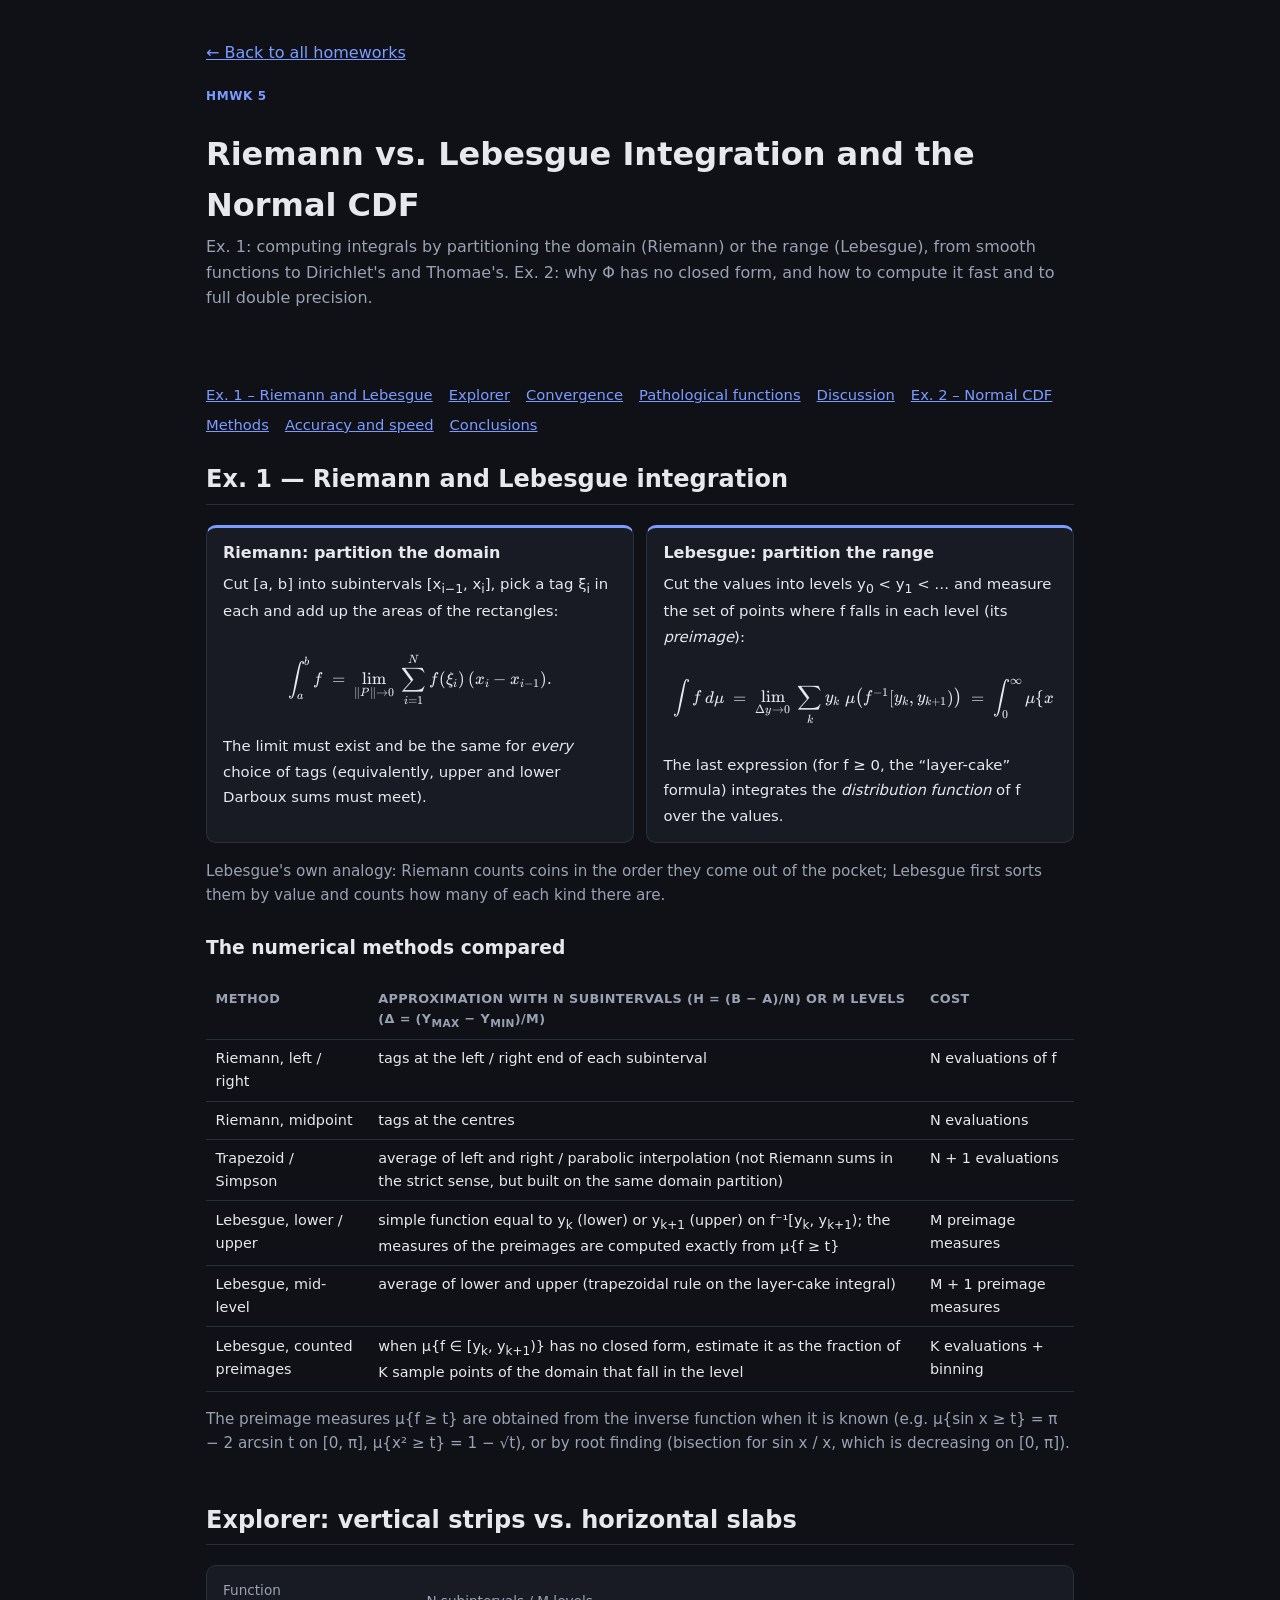
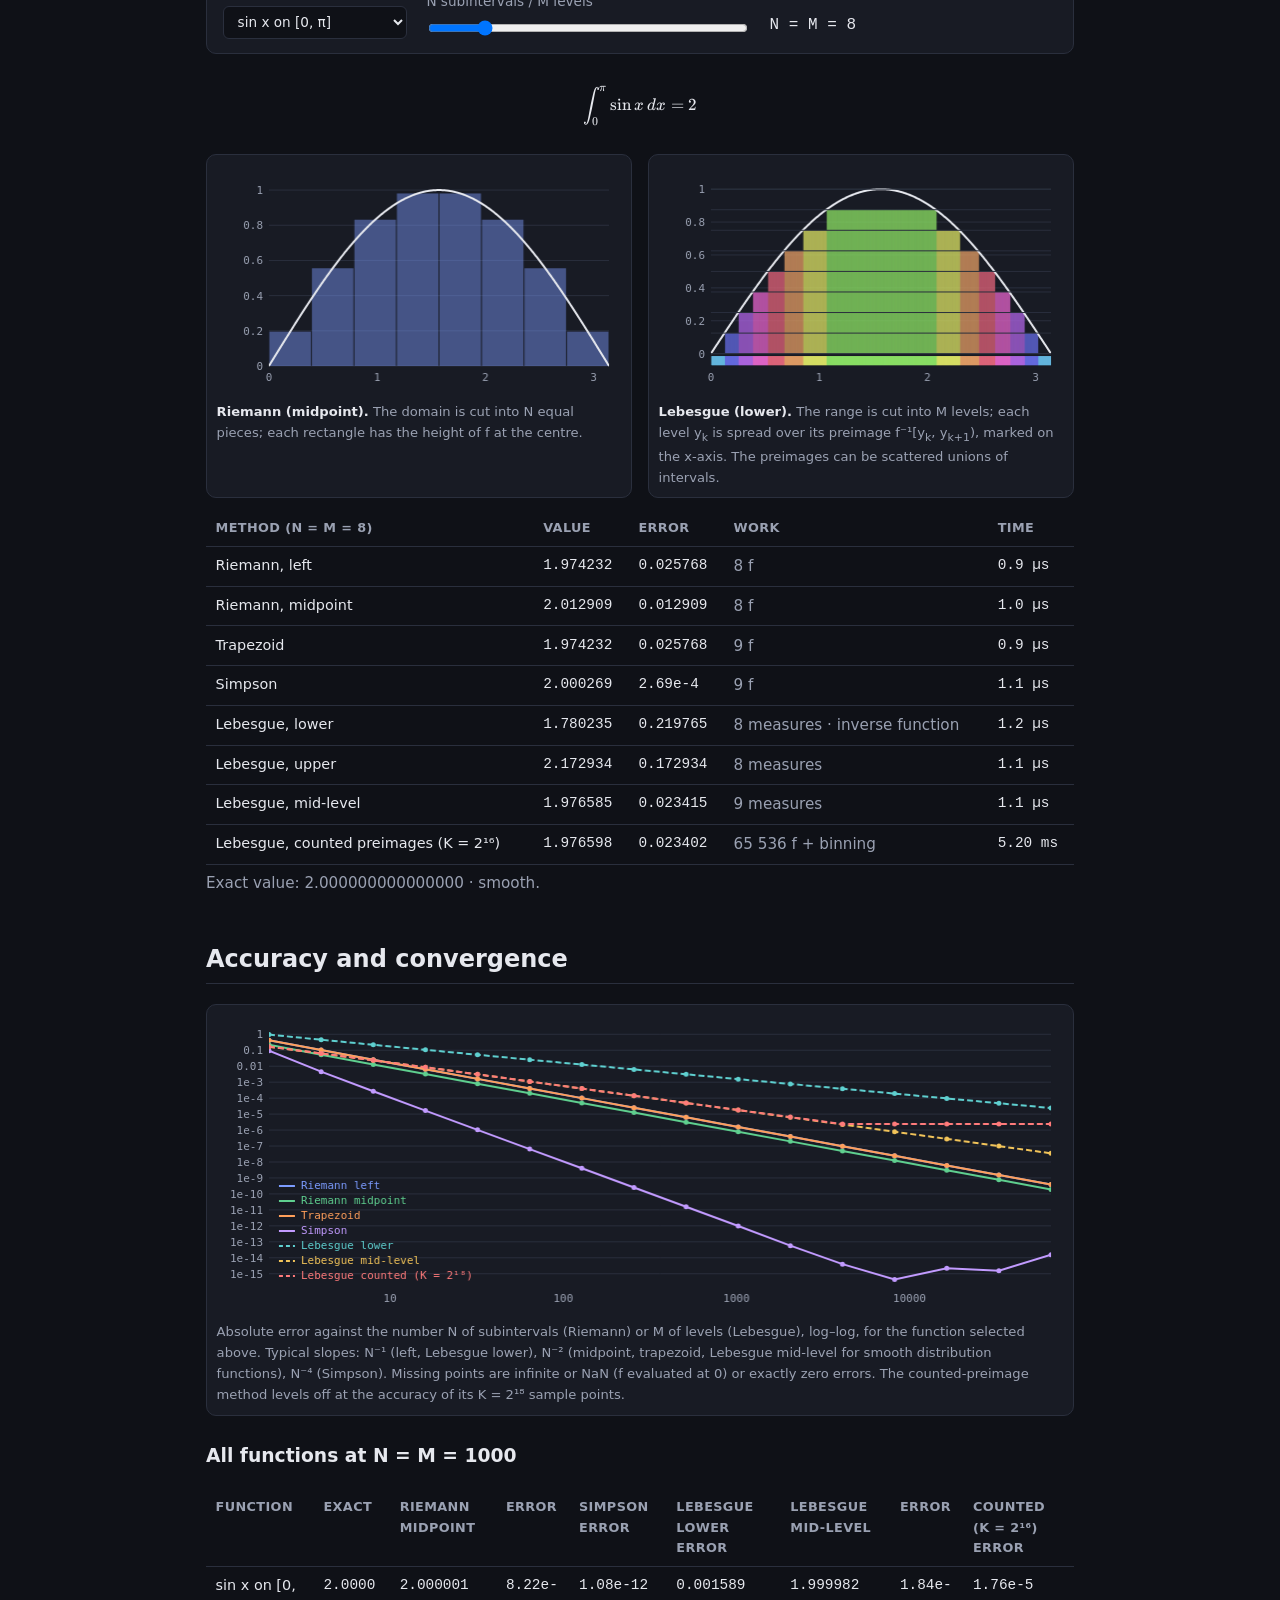
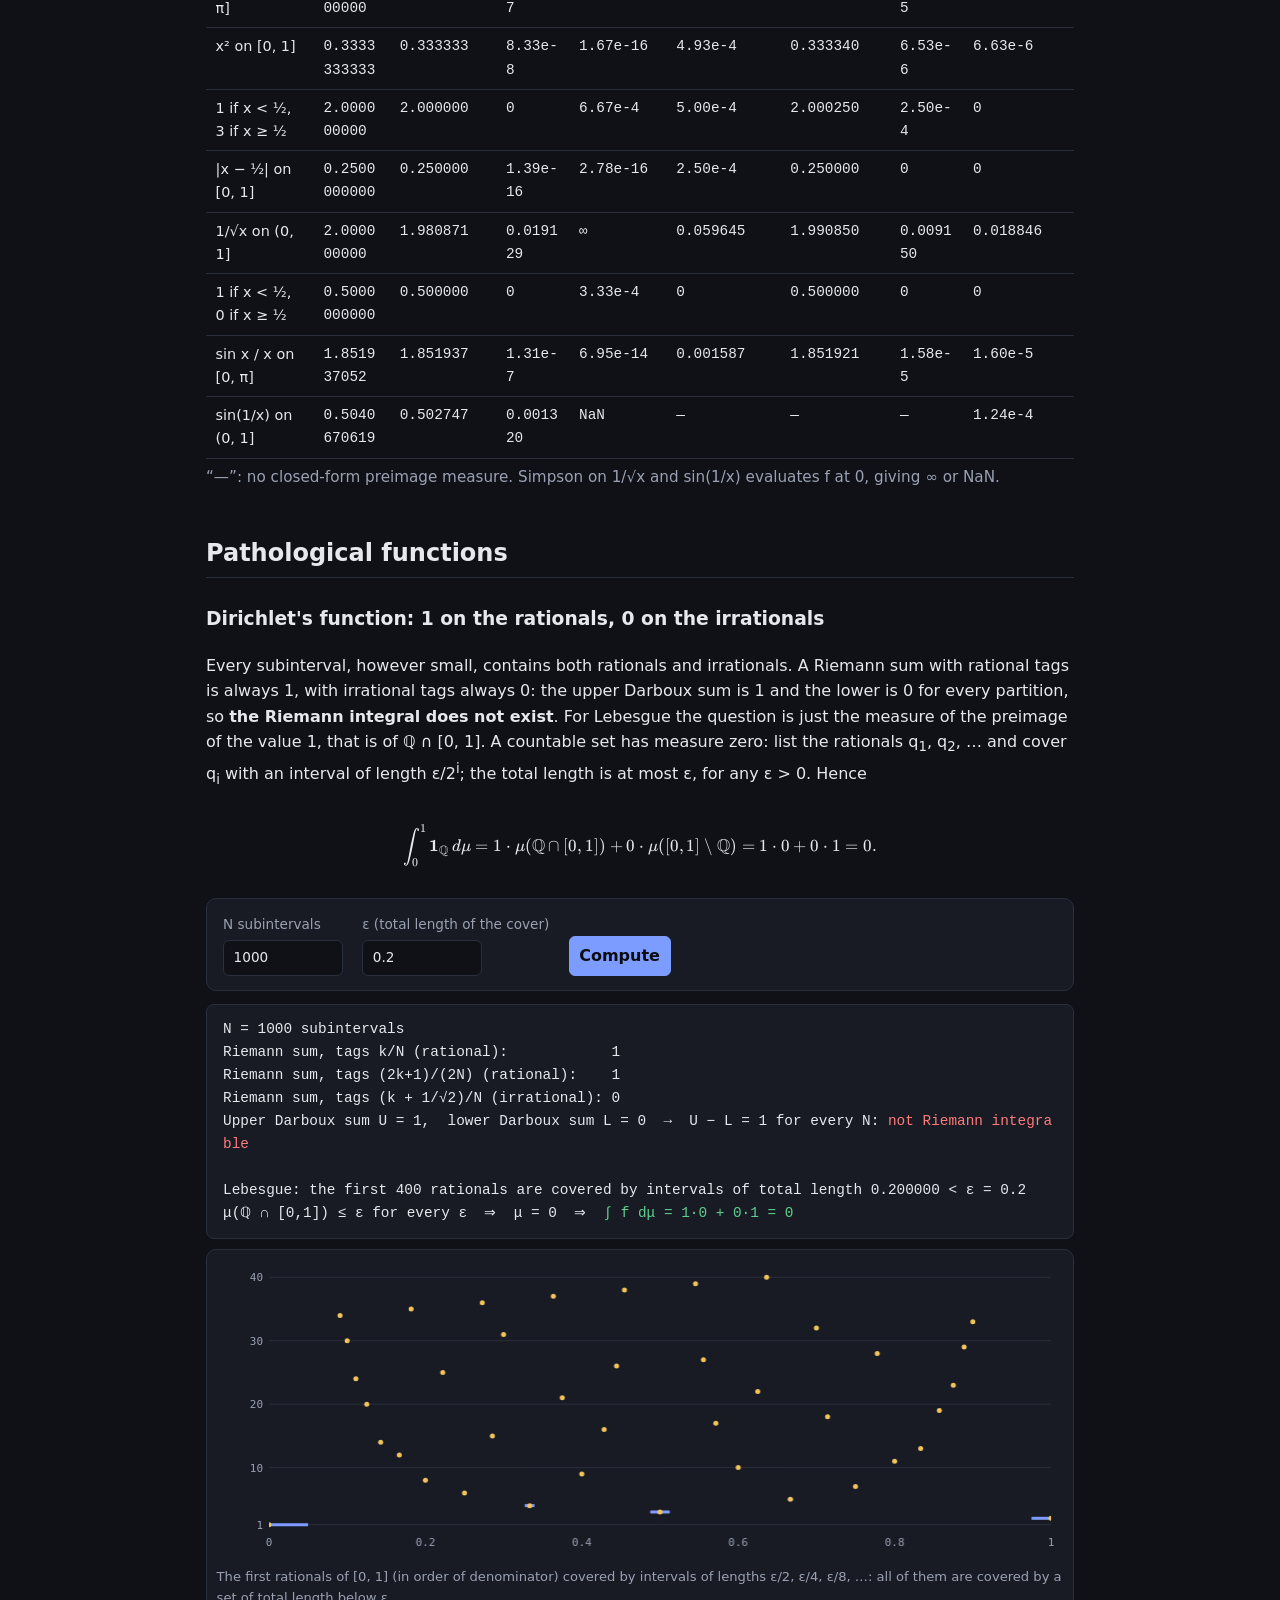
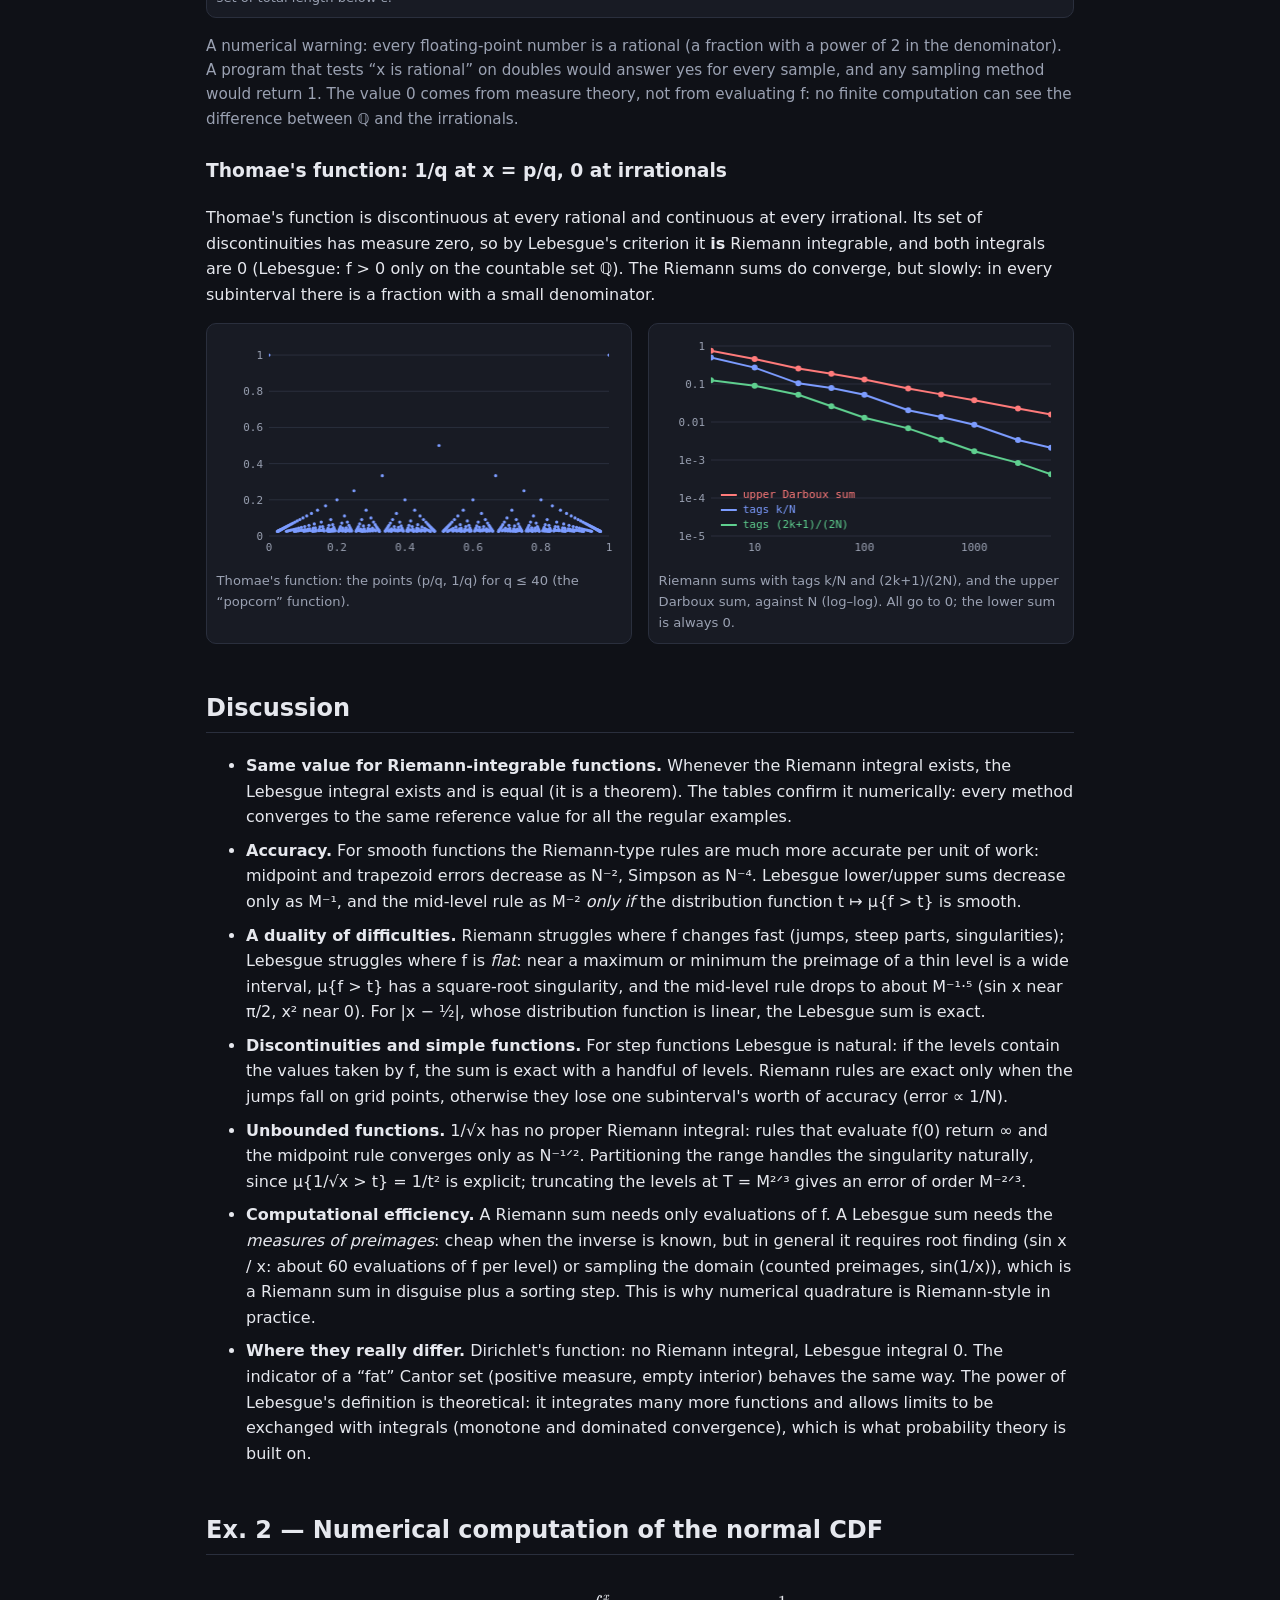
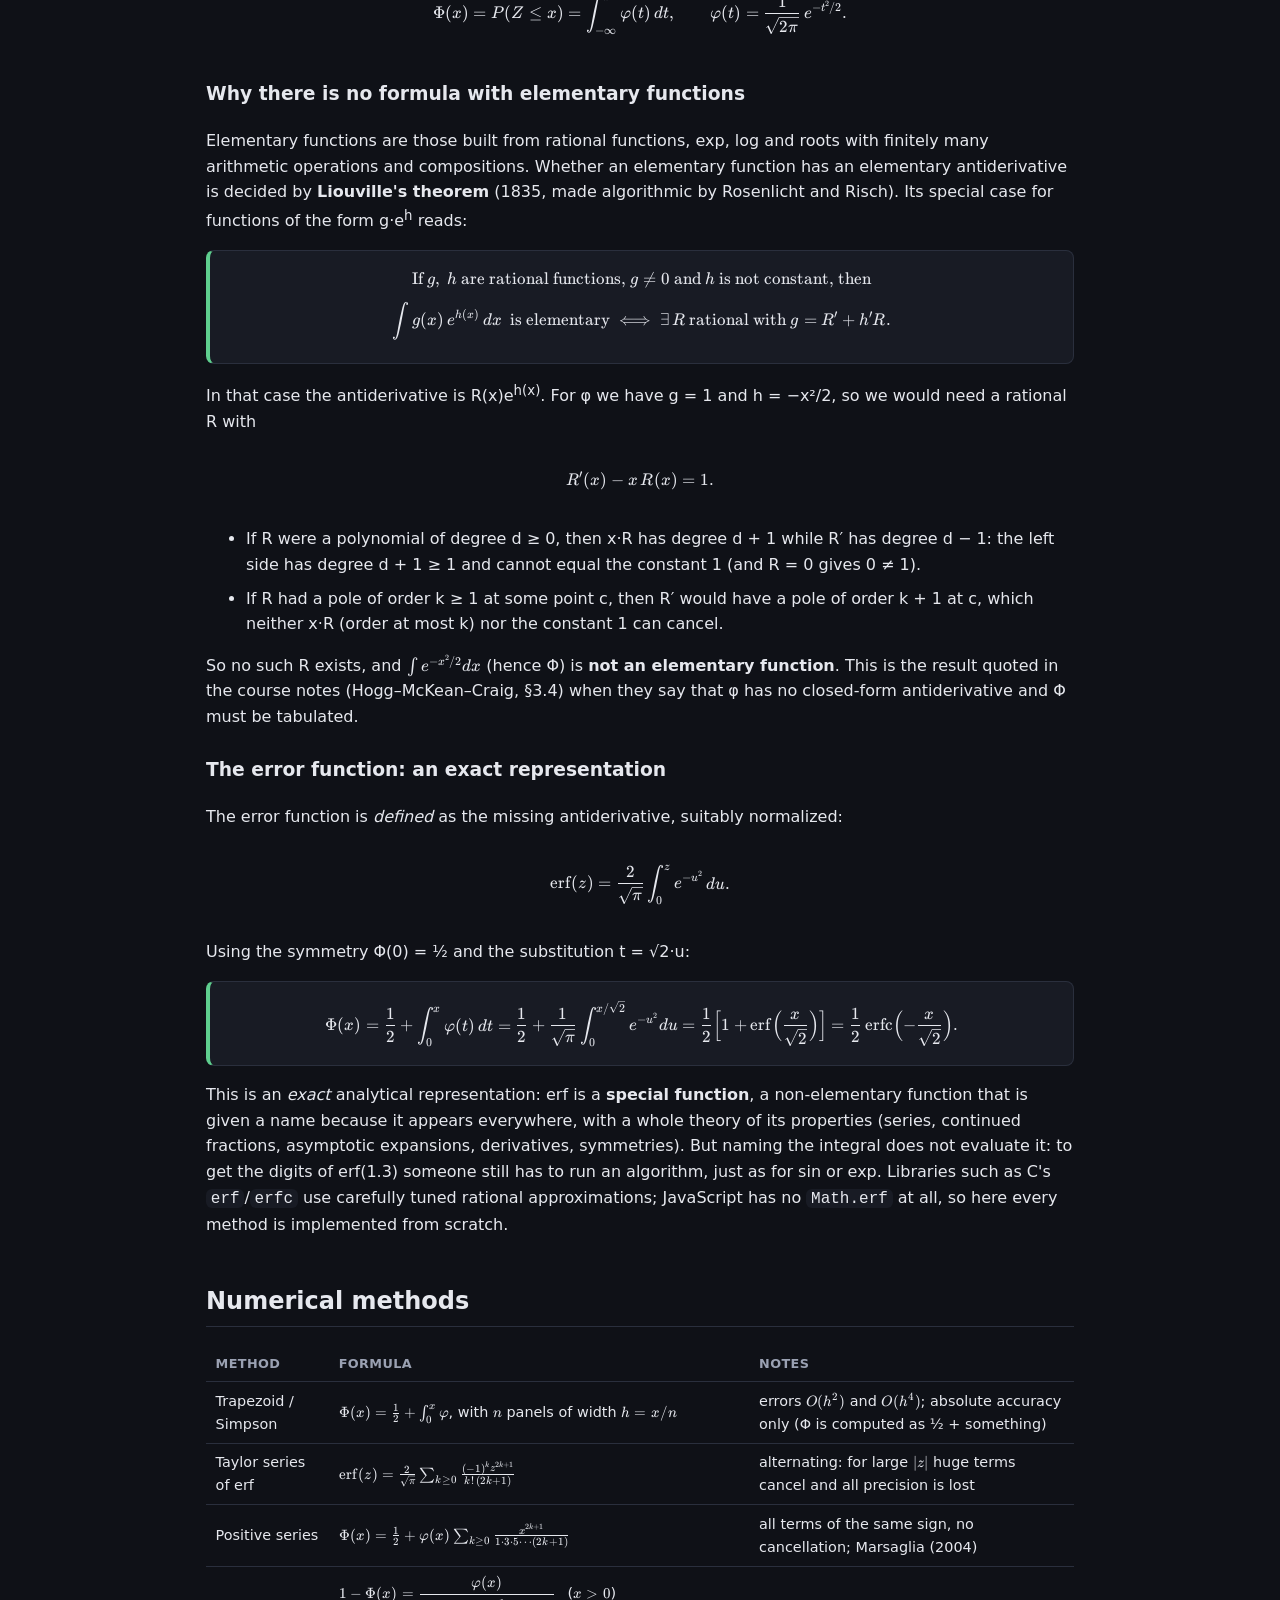
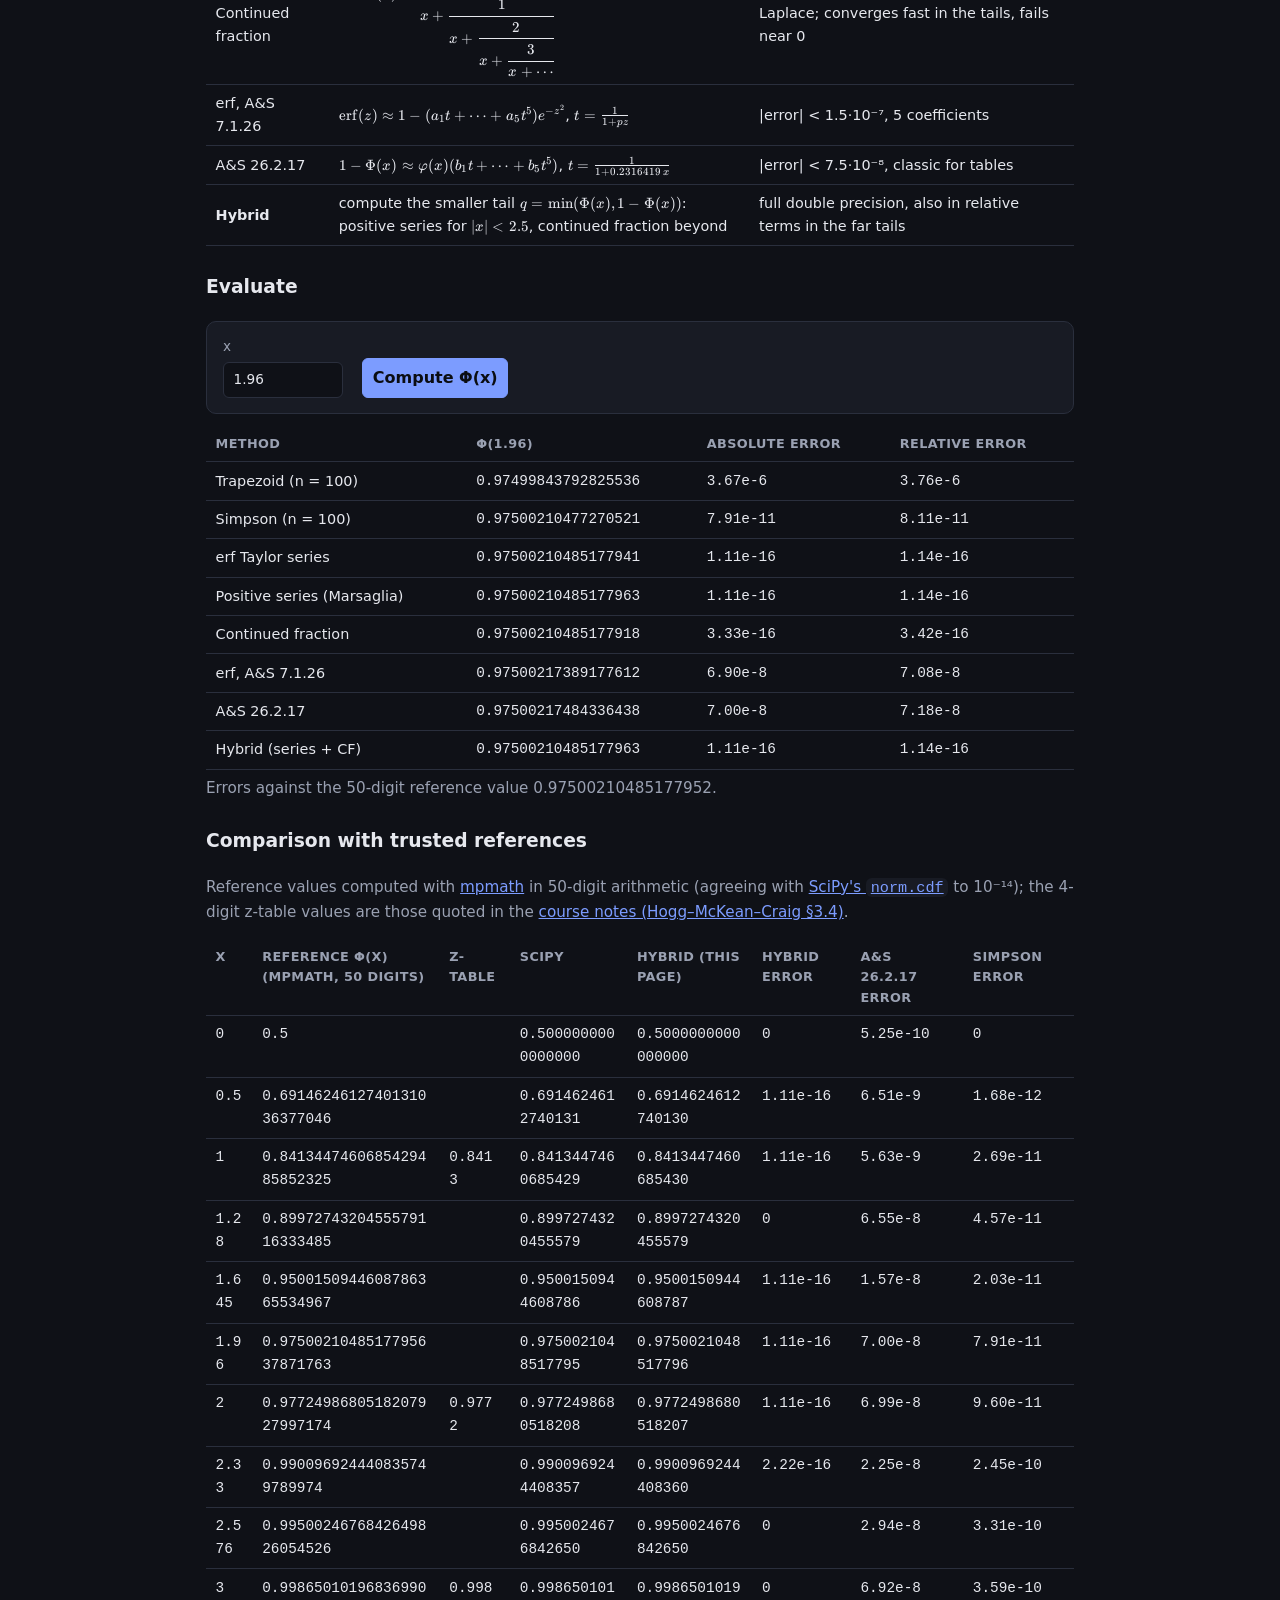
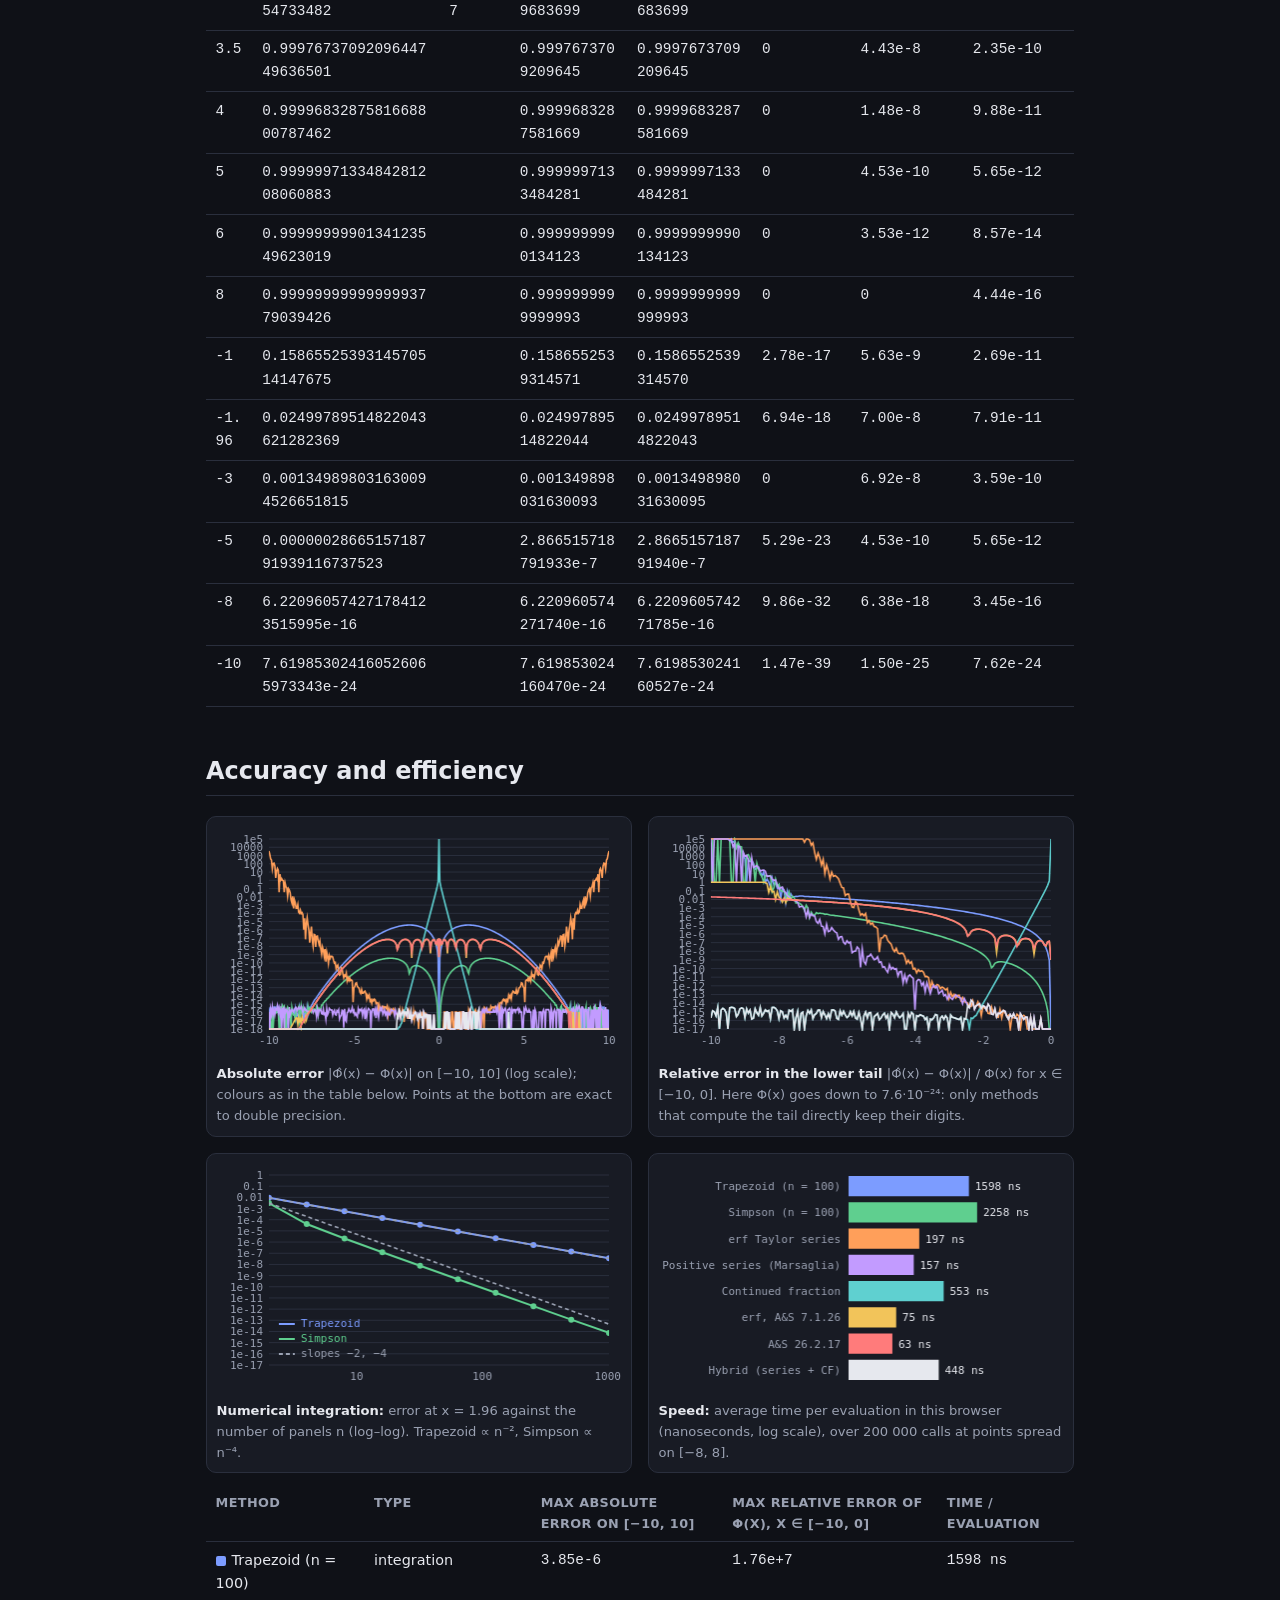
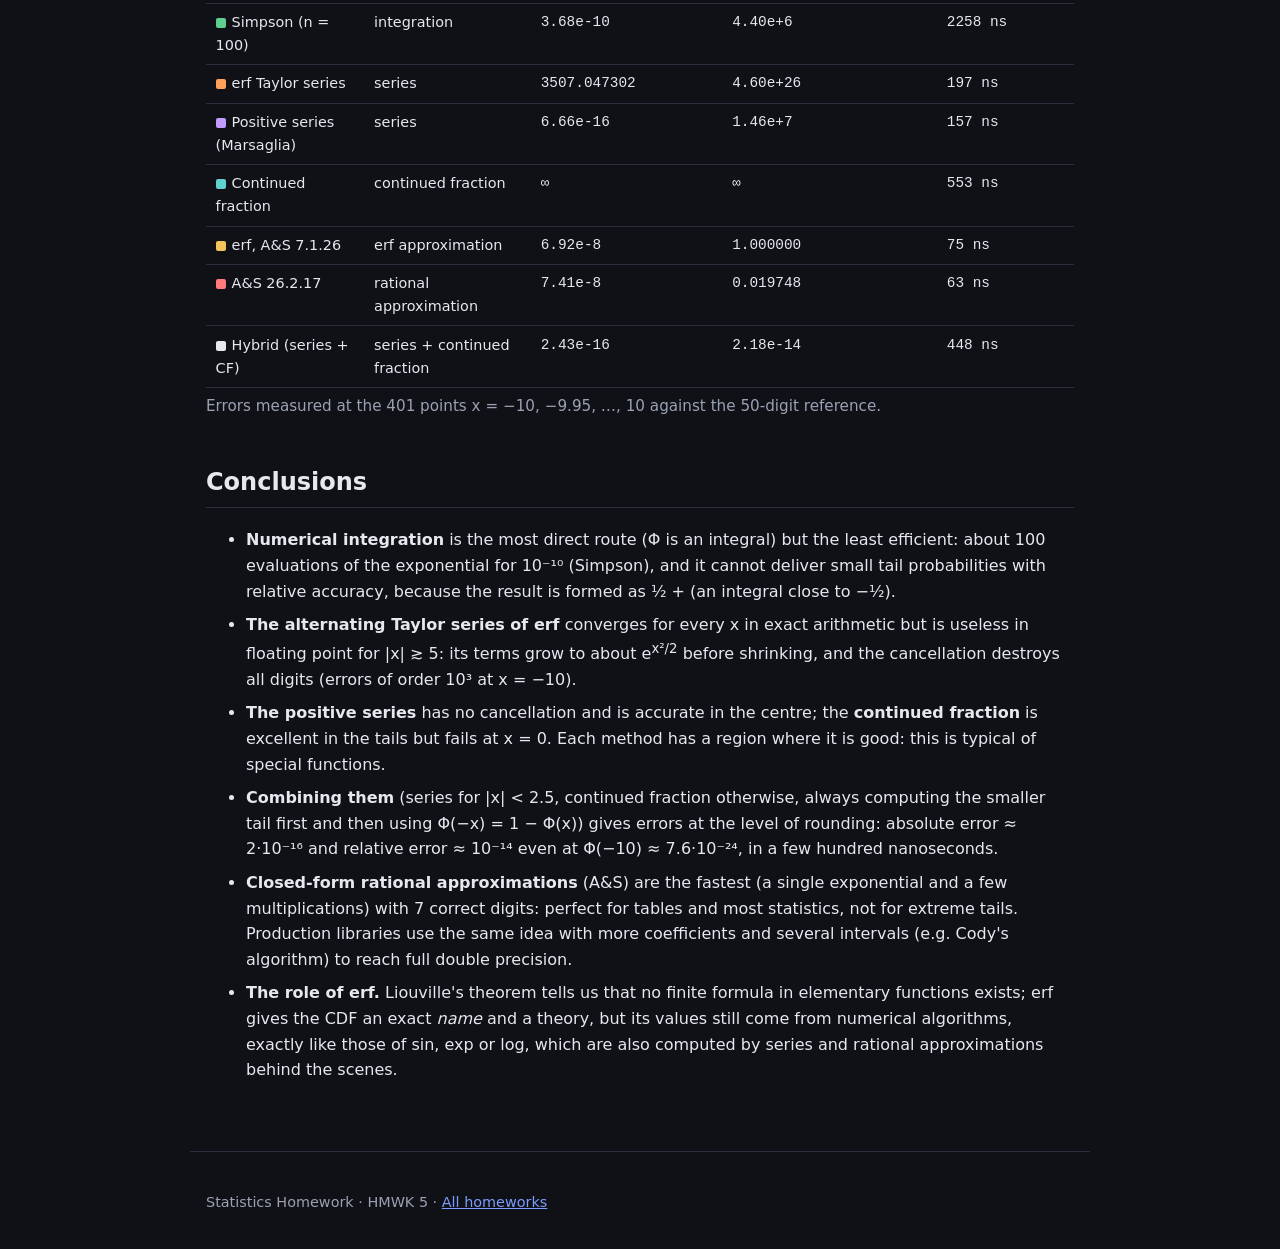
<file: hw5/index.html>
<!DOCTYPE html>
<html lang="en">
<head>
  <meta charset="UTF-8">
  <meta name="viewport" content="width=device-width, initial-scale=1.0">
  <title>HMWK 5 — Riemann vs Lebesgue and the Normal CDF | Statistics Homework</title>
  <link rel="stylesheet" href="katex/katex.min.css">
  <link rel="stylesheet" href="../style.css">
  <link rel="stylesheet" href="hw5.css">
</head>
<body>
  <header>
    <p><a href="../index.html">← Back to all homeworks</a></p>
    <span class="tag">HMWK 5</span>
    <h1>Riemann vs. Lebesgue Integration and the Normal CDF</h1>
    <p class="subtitle">Ex. 1: computing integrals by partitioning the domain (Riemann) or the range (Lebesgue), from smooth functions to Dirichlet's and Thomae's. Ex. 2: why Φ has no closed form, and how to compute it fast and to full double precision.</p>
  </header>

  <main>
    <nav class="toc">
      <a href="#ex1">Ex. 1 – Riemann and Lebesgue</a>
      <a href="#explore">Explorer</a>
      <a href="#conv">Convergence</a>
      <a href="#patho">Pathological functions</a>
      <a href="#disc1">Discussion</a>
      <a href="#ex2">Ex. 2 – Normal CDF</a>
      <a href="#methods">Methods</a>
      <a href="#accuracy">Accuracy and speed</a>
      <a href="#disc2">Conclusions</a>
    </nav>

    <!-- ================================================================ -->
    <section id="ex1">
      <h2>Ex. 1 — Riemann and Lebesgue integration</h2>
      <div class="two">
        <div class="box"><h4>Riemann: partition the domain</h4>
          <p>Cut [a, b] into subintervals [x<sub>i−1</sub>, x<sub>i</sub>], pick a tag ξ<sub>i</sub> in each and add up the areas of the rectangles:</p>
          <div class="math">$$\int_a^b f \;=\; \lim_{\|P\|\to 0}\; \sum_{i=1}^{N} f(\xi_i)\,(x_i - x_{i-1}).$$</div>
          <p>The limit must exist and be the same for <em>every</em> choice of tags (equivalently, upper and lower Darboux sums must meet).</p></div>
        <div class="box"><h4>Lebesgue: partition the range</h4>
          <p>Cut the values into levels y<sub>0</sub> &lt; y<sub>1</sub> &lt; … and measure the set of points where f falls in each level (its <em>preimage</em>):</p>
          <div class="math">$$\int f\,d\mu \;=\; \lim_{\Delta y\to0}\;\sum_{k} y_k\;\mu\bigl(f^{-1}[y_k, y_{k+1})\bigr) \;=\; \int_0^{\infty} \mu\{x : f(x) > t\}\,dt .$$</div>
          <p>The last expression (for f ≥ 0, the “layer-cake” formula) integrates the <em>distribution function</em> of f over the values.</p></div>
      </div>
      <p class="muted">Lebesgue's own analogy: Riemann counts coins in the order they come out of the pocket; Lebesgue first sorts them by value and counts how many of each kind there are.</p>

      <h3>The numerical methods compared</h3>
      <div class="table-wrap">
        <table>
          <thead><tr><th>Method</th><th>Approximation with N subintervals (h = (b − a)/N) or M levels (Δ = (y<sub>max</sub> − y<sub>min</sub>)/M)</th><th>Cost</th></tr></thead>
          <tbody>
            <tr><td>Riemann, left / right</td><td>tags at the left / right end of each subinterval</td><td>N evaluations of f</td></tr>
            <tr><td>Riemann, midpoint</td><td>tags at the centres</td><td>N evaluations</td></tr>
            <tr><td>Trapezoid / Simpson</td><td>average of left and right / parabolic interpolation (not Riemann sums in the strict sense, but built on the same domain partition)</td><td>N + 1 evaluations</td></tr>
            <tr><td>Lebesgue, lower / upper</td><td>simple function equal to y<sub>k</sub> (lower) or y<sub>k+1</sub> (upper) on f⁻¹[y<sub>k</sub>, y<sub>k+1</sub>); the measures of the preimages are computed exactly from μ{f ≥ t}</td><td>M preimage measures</td></tr>
            <tr><td>Lebesgue, mid-level</td><td>average of lower and upper (trapezoidal rule on the layer-cake integral)</td><td>M + 1 preimage measures</td></tr>
            <tr><td>Lebesgue, counted preimages</td><td>when μ{f ∈ [y<sub>k</sub>, y<sub>k+1</sub>)} has no closed form, estimate it as the fraction of K sample points of the domain that fall in the level</td><td>K evaluations + binning</td></tr>
          </tbody>
        </table>
      </div>
      <p class="muted">The preimage measures μ{f ≥ t} are obtained from the inverse function when it is known (e.g. μ{sin x ≥ t} = π − 2 arcsin t on [0, π], μ{x² ≥ t} = 1 − √t), or by root finding (bisection for sin x / x, which is decreasing on [0, π]).</p>
    </section>

    <!-- ================================================================ -->
    <section id="explore">
      <h2>Explorer: vertical strips vs. horizontal slabs</h2>
      <div class="controls">
        <label>Function
          <select id="fSel"></select>
        </label>
        <label>N subintervals / M levels
          <input id="nPart" type="range" min="2" max="40" value="8">
        </label>
        <span id="nLabel" class="mono"></span>
      </div>
      <p id="fTex" class="math"></p>
      <div class="charts">
        <figure><canvas id="cRiemann"></canvas><figcaption><b>Riemann (midpoint).</b> The domain is cut into N equal pieces; each rectangle has the height of f at the centre.</figcaption></figure>
        <figure><canvas id="cLebesgue"></canvas><figcaption><b>Lebesgue (lower).</b> The range is cut into M levels; each level y<sub>k</sub> is spread over its preimage f⁻¹[y<sub>k</sub>, y<sub>k+1</sub>), marked on the x-axis. The preimages can be scattered unions of intervals.</figcaption></figure>
      </div>
      <div class="table-wrap"><table id="exTable"></table></div>
    </section>

    <!-- ================================================================ -->
    <section id="conv">
      <h2>Accuracy and convergence</h2>
      <div class="charts single">
        <figure><canvas id="cConv"></canvas><figcaption>Absolute error against the number N of subintervals (Riemann) or M of levels (Lebesgue), log–log, for the function selected above. Typical slopes: N⁻¹ (left, Lebesgue lower), N⁻² (midpoint, trapezoid, Lebesgue mid-level for smooth distribution functions), N⁻⁴ (Simpson). Missing points are infinite or NaN (f evaluated at 0) or exactly zero errors. The counted-preimage method levels off at the accuracy of its K = 2¹⁸ sample points.</figcaption></figure>
      </div>
      <h3>All functions at N = M = 1000</h3>
      <div class="table-wrap"><table id="allTable"></table></div>
    </section>

    <!-- ================================================================ -->
    <section id="patho">
      <h2>Pathological functions</h2>

      <h3>Dirichlet's function: 1 on the rationals, 0 on the irrationals</h3>
      <p>
        Every subinterval, however small, contains both rationals and irrationals. A Riemann sum with rational tags is
        always 1, with irrational tags always 0: the upper Darboux sum is 1 and the lower is 0 for every partition, so
        <strong>the Riemann integral does not exist</strong>. For Lebesgue the question is just the measure of the preimage
        of the value 1, that is of ℚ ∩ [0, 1]. A countable set has measure zero: list the rationals q<sub>1</sub>, q<sub>2</sub>, … and cover
        q<sub>i</sub> with an interval of length ε/2<sup>i</sup>; the total length is at most ε, for any ε &gt; 0. Hence
      </p>
      <div class="math">$$\int_0^1 \mathbf 1_{\mathbb Q}\,d\mu = 1\cdot\mu(\mathbb Q\cap[0,1]) + 0\cdot\mu([0,1]\setminus\mathbb Q) = 1\cdot 0 + 0\cdot 1 = 0 .$$</div>
      <div class="controls">
        <label>N subintervals
          <input id="dN" type="number" min="1" max="100000" value="1000">
        </label>
        <label>ε (total length of the cover)
          <input id="dEps" type="number" min="0.001" max="1" step="0.01" value="0.2">
        </label>
        <button id="dRun" class="primary">Compute</button>
      </div>
      <div id="dOut" class="mono-out"></div>
      <div class="charts single">
        <figure><canvas id="cCover"></canvas><figcaption>The first rationals of [0, 1] (in order of denominator) covered by intervals of lengths ε/2, ε/4, ε/8, …: all of them are covered by a set of total length below ε.</figcaption></figure>
      </div>
      <p class="muted">
        A numerical warning: every floating-point number is a rational (a fraction with a power of 2 in the denominator).
        A program that tests “x is rational” on doubles would answer yes for every sample, and any sampling method
        would return 1. The value 0 comes from measure theory, not from evaluating f: no finite computation can see the
        difference between ℚ and the irrationals.
      </p>

      <h3>Thomae's function: 1/q at x = p/q, 0 at irrationals</h3>
      <p>
        Thomae's function is discontinuous at every rational and continuous at every irrational. Its set of
        discontinuities has measure zero, so by Lebesgue's criterion it <strong>is</strong> Riemann integrable, and both
        integrals are 0 (Lebesgue: f &gt; 0 only on the countable set ℚ). The Riemann sums do converge, but slowly: in
        every subinterval there is a fraction with a small denominator.
      </p>
      <div class="charts">
        <figure><canvas id="cThomae"></canvas><figcaption>Thomae's function: the points (p/q, 1/q) for q ≤ 40 (the “popcorn” function).</figcaption></figure>
        <figure><canvas id="cThomaeSums"></canvas><figcaption>Riemann sums with tags k/N and (2k+1)/(2N), and the upper Darboux sum, against N (log–log). All go to 0; the lower sum is always 0.</figcaption></figure>
      </div>
    </section>

    <!-- ================================================================ -->
    <section id="disc1">
      <h2>Discussion</h2>
      <ul>
        <li><strong>Same value for Riemann-integrable functions.</strong> Whenever the Riemann integral exists, the Lebesgue
          integral exists and is equal (it is a theorem). The tables confirm it numerically: every method converges to
          the same reference value for all the regular examples.</li>
        <li><strong>Accuracy.</strong> For smooth functions the Riemann-type rules are much more accurate per unit of work:
          midpoint and trapezoid errors decrease as N⁻², Simpson as N⁻⁴. Lebesgue lower/upper sums decrease only as
          M⁻¹, and the mid-level rule as M⁻² <em>only if</em> the distribution function t ↦ μ{f &gt; t} is smooth.</li>
        <li><strong>A duality of difficulties.</strong> Riemann struggles where f changes fast (jumps, steep parts,
          singularities); Lebesgue struggles where f is <em>flat</em>: near a maximum or minimum the preimage of a thin
          level is a wide interval, μ{f &gt; t} has a square-root singularity, and the mid-level rule drops to about
          M⁻¹·⁵ (sin x near π/2, x² near 0). For |x − ½|, whose distribution function is linear, the Lebesgue sum is exact.</li>
        <li><strong>Discontinuities and simple functions.</strong> For step functions Lebesgue is natural: if the levels
          contain the values taken by f, the sum is exact with a handful of levels. Riemann rules are exact only when the
          jumps fall on grid points, otherwise they lose one subinterval's worth of accuracy (error ∝ 1/N).</li>
        <li><strong>Unbounded functions.</strong> 1/√x has no proper Riemann integral: rules that evaluate f(0) return ∞
          and the midpoint rule converges only as N⁻¹ᐟ². Partitioning the range handles the singularity naturally, since
          μ{1/√x &gt; t} = 1/t² is explicit; truncating the levels at T = M²ᐟ³ gives an error of order M⁻²ᐟ³.</li>
        <li><strong>Computational efficiency.</strong> A Riemann sum needs only evaluations of f. A Lebesgue sum needs the
          <em>measures of preimages</em>: cheap when the inverse is known, but in general it requires root finding (sin x / x:
          about 60 evaluations of f per level) or sampling the domain (counted preimages, sin(1/x)), which is a Riemann
          sum in disguise plus a sorting step. This is why numerical quadrature is Riemann-style in practice.</li>
        <li><strong>Where they really differ.</strong> Dirichlet's function: no Riemann integral, Lebesgue integral 0. The
          indicator of a “fat” Cantor set (positive measure, empty interior) behaves the same way. The power of Lebesgue's
          definition is theoretical: it integrates many more functions and allows limits to be exchanged with integrals
          (monotone and dominated convergence), which is what probability theory is built on.</li>
      </ul>
    </section>

    <!-- ================================================================ -->
    <section id="ex2">
      <h2>Ex. 2 — Numerical computation of the normal CDF</h2>
      <div class="math">$$\Phi(x) = P(Z \le x) = \int_{-\infty}^{x} \varphi(t)\,dt, \qquad \varphi(t) = \frac{1}{\sqrt{2\pi}}\,e^{-t^2/2}.$$</div>

      <h3>Why there is no formula with elementary functions</h3>
      <p>
        Elementary functions are those built from rational functions, exp, log and roots with finitely many arithmetic
        operations and compositions. Whether an elementary function has an elementary antiderivative is decided by
        <strong>Liouville's theorem</strong> (1835, made algorithmic by Rosenlicht and Risch). Its special case for
        functions of the form g·e<sup>h</sup> reads:
      </p>
      <div class="math result">$$\begin{gathered}\text{If } g,\ h \text{ are rational functions, } g \neq 0 \text{ and } h \text{ is not constant, then}\\[4pt] \int g(x)\,e^{h(x)}\,dx \ \text{ is elementary} \iff \exists\, R \text{ rational with } g = R' + h'R .\end{gathered}$$</div>
      <p>In that case the antiderivative is R(x)e<sup>h(x)</sup>. For φ we have g = 1 and h = −x²/2, so we would need a rational R with</p>
      <div class="math">$$R'(x) - x\,R(x) = 1 .$$</div>
      <ul>
        <li>If R were a polynomial of degree d ≥ 0, then x·R has degree d + 1 while R′ has degree d − 1: the left side has
          degree d + 1 ≥ 1 and cannot equal the constant 1 (and R = 0 gives 0 ≠ 1).</li>
        <li>If R had a pole of order k ≥ 1 at some point c, then R′ would have a pole of order k + 1 at c, which neither x·R
          (order at most k) nor the constant 1 can cancel.</li>
      </ul>
      <p>So no such R exists, and <span class="im">$\int e^{-x^2/2}dx$</span> (hence Φ) is <strong>not an elementary function</strong>. This is the result quoted in the course notes (Hogg–McKean–Craig, §3.4) when they say that φ has no closed-form antiderivative and Φ must be tabulated.</p>

      <h3>The error function: an exact representation</h3>
      <p>The error function is <em>defined</em> as the missing antiderivative, suitably normalized:</p>
      <div class="math">$$\operatorname{erf}(z) = \frac{2}{\sqrt\pi}\int_0^z e^{-u^2}\,du .$$</div>
      <p>Using the symmetry Φ(0) = ½ and the substitution t = √2·u:</p>
      <div class="math result">$$\Phi(x) = \frac12 + \int_0^x \varphi(t)\,dt = \frac12 + \frac{1}{\sqrt{\pi}}\int_0^{x/\sqrt2} e^{-u^2}du = \frac12\Bigl[1 + \operatorname{erf}\Bigl(\frac{x}{\sqrt2}\Bigr)\Bigr] = \frac12\operatorname{erfc}\Bigl(-\frac{x}{\sqrt2}\Bigr).$$</div>
      <p>
        This is an <em>exact</em> analytical representation: erf is a <strong>special function</strong>, a non-elementary
        function that is given a name because it appears everywhere, with a whole theory of its properties (series,
        continued fractions, asymptotic expansions, derivatives, symmetries). But naming the integral does not evaluate it:
        to get the digits of erf(1.3) someone still has to run an algorithm, just as for sin or exp. Libraries such as
        C's <code>erf</code>/<code>erfc</code> use carefully tuned rational approximations; JavaScript has no
        <code>Math.erf</code> at all, so here every method is implemented from scratch.
      </p>
    </section>

    <!-- ================================================================ -->
    <section id="methods">
      <h2>Numerical methods</h2>
      <div class="table-wrap">
        <table class="formulas">
          <thead><tr><th>Method</th><th>Formula</th><th>Notes</th></tr></thead>
          <tbody>
            <tr><td>Trapezoid / Simpson</td><td>$\Phi(x) = \tfrac12 + \int_0^x \varphi$, with $n$ panels of width $h = x/n$</td><td>errors $O(h^2)$ and $O(h^4)$; absolute accuracy only (Φ is computed as ½ + something)</td></tr>
            <tr><td>Taylor series of erf</td><td>$\operatorname{erf}(z) = \frac{2}{\sqrt\pi}\sum_{k\ge0}\frac{(-1)^k z^{2k+1}}{k!\,(2k+1)}$</td><td>alternating: for large $|z|$ huge terms cancel and all precision is lost</td></tr>
            <tr><td>Positive series</td><td>$\Phi(x) = \tfrac12 + \varphi(x)\sum_{k\ge0}\frac{x^{2k+1}}{1\cdot3\cdot5\cdots(2k+1)}$</td><td>all terms of the same sign, no cancellation; Marsaglia (2004)</td></tr>
            <tr><td>Continued fraction</td><td>$1-\Phi(x) = \cfrac{\varphi(x)}{x + \cfrac{1}{x + \cfrac{2}{x + \cfrac{3}{x+\cdots}}}}$ &nbsp; ($x&gt;0$)</td><td>Laplace; converges fast in the tails, fails near 0</td></tr>
            <tr><td>erf, A&amp;S 7.1.26</td><td>$\operatorname{erf}(z) \approx 1 - (a_1t + \dots + a_5t^5)e^{-z^2}$, $t = \frac{1}{1+pz}$</td><td>|error| &lt; 1.5·10⁻⁷, 5 coefficients</td></tr>
            <tr><td>A&amp;S 26.2.17</td><td>$1-\Phi(x) \approx \varphi(x)(b_1t + \dots + b_5t^5)$, $t = \frac{1}{1+0.2316419\,x}$</td><td>|error| &lt; 7.5·10⁻⁸, classic for tables</td></tr>
            <tr><td><b>Hybrid</b></td><td>compute the smaller tail $q = \min(\Phi(x), 1-\Phi(x))$: positive series for $|x| &lt; 2.5$, continued fraction beyond</td><td>full double precision, also in relative terms in the far tails</td></tr>
          </tbody>
        </table>
      </div>

      <h3>Evaluate</h3>
      <div class="controls">
        <label>x
          <input id="xIn" type="number" step="0.01" value="1.96">
        </label>
        <button id="xRun" class="primary">Compute Φ(x)</button>
      </div>
      <div class="table-wrap"><table id="xTable"></table></div>

      <h3>Comparison with trusted references</h3>
      <p class="muted">Reference values computed with <a href="https://mpmath.org/">mpmath</a> in 50-digit arithmetic (agreeing with <a href="https://docs.scipy.org/doc/scipy/reference/generated/scipy.stats.norm.html">SciPy's <code>norm.cdf</code></a> to 10⁻¹⁴); the 4-digit z-table values are those quoted in the <a href="https://faculty.etsu.edu/gardnerr/4047/notes-Hogg-McKean-Craig/Hogg-McKean-Craig-3-4.pdf">course notes (Hogg–McKean–Craig §3.4)</a>.</p>
      <div class="table-wrap"><table id="refTable"></table></div>
    </section>

    <!-- ================================================================ -->
    <section id="accuracy">
      <h2>Accuracy and efficiency</h2>
      <div class="charts">
        <figure><canvas id="cAbs"></canvas><figcaption><b>Absolute error</b> |Φ̂(x) − Φ(x)| on [−10, 10] (log scale); colours as in the table below. Points at the bottom are exact to double precision.</figcaption></figure>
        <figure><canvas id="cRel"></canvas><figcaption><b>Relative error in the lower tail</b> |Φ̂(x) − Φ(x)| / Φ(x) for x ∈ [−10, 0]. Here Φ(x) goes down to 7.6·10⁻²⁴: only methods that compute the tail directly keep their digits.</figcaption></figure>
        <figure><canvas id="cQuad"></canvas><figcaption><b>Numerical integration:</b> error at x = 1.96 against the number of panels n (log–log). Trapezoid ∝ n⁻², Simpson ∝ n⁻⁴.</figcaption></figure>
        <figure><canvas id="cTime"></canvas><figcaption><b>Speed:</b> average time per evaluation in this browser (nanoseconds, log scale), over 200 000 calls at points spread on [−8, 8].</figcaption></figure>
      </div>
      <div class="table-wrap"><table id="sumTable"></table></div>
    </section>

    <!-- ================================================================ -->
    <section id="disc2">
      <h2>Conclusions</h2>
      <ul>
        <li><strong>Numerical integration</strong> is the most direct route (Φ is an integral) but the least efficient:
          about 100 evaluations of the exponential for 10⁻¹⁰ (Simpson), and it cannot deliver small tail probabilities
          with relative accuracy, because the result is formed as ½ + (an integral close to −½).</li>
        <li><strong>The alternating Taylor series of erf</strong> converges for every x in exact arithmetic but is useless
          in floating point for |x| ≳ 5: its terms grow to about e<sup>x²/2</sup> before shrinking, and the cancellation
          destroys all digits (errors of order 10³ at x = −10).</li>
        <li><strong>The positive series</strong> has no cancellation and is accurate in the centre; the
          <strong>continued fraction</strong> is excellent in the tails but fails at x = 0. Each method has a region where it
          is good: this is typical of special functions.</li>
        <li><strong>Combining them</strong> (series for |x| &lt; 2.5, continued fraction otherwise, always computing the smaller
          tail first and then using Φ(−x) = 1 − Φ(x)) gives errors at the level of rounding: absolute error ≈ 2·10⁻¹⁶ and
          relative error ≈ 10⁻¹⁴ even at Φ(−10) ≈ 7.6·10⁻²⁴, in a few hundred nanoseconds.</li>
        <li><strong>Closed-form rational approximations</strong> (A&amp;S) are the fastest (a single exponential and a few
          multiplications) with 7 correct digits: perfect for tables and most statistics, not for extreme tails.
          Production libraries use the same idea with more coefficients and several intervals (e.g. Cody's algorithm) to
          reach full double precision.</li>
        <li><strong>The role of erf.</strong> Liouville's theorem tells us that no finite formula in elementary functions
          exists; erf gives the CDF an exact <em>name</em> and a theory, but its values still come from numerical
          algorithms, exactly like those of sin, exp or log, which are also computed by series and rational
          approximations behind the scenes.</li>
      </ul>
    </section>
  </main>

  <footer>
    <p>Statistics Homework · HMWK 5 · <a href="../index.html">All homeworks</a></p>
  </footer>

  <script src="katex/katex.min.js"></script>
  <script src="katex/contrib/auto-render.min.js"></script>
  <script src="normal-ref.js"></script>
  <script src="normal.js"></script>
  <script src="integration.js"></script>
  <script src="app.js"></script>
</body>
</html>
</file>
<file: style.css>
:root {
  --bg: #0f1117;
  --panel: #181b24;
  --text: #e6e8ee;
  --muted: #9aa1b2;
  --accent: #7c9cff;
  --border: #2a2f3d;
}

* { box-sizing: border-box; }

body {
  margin: 0;
  font-family: system-ui, -apple-system, "Segoe UI", Roboto, sans-serif;
  background: var(--bg);
  color: var(--text);
  line-height: 1.6;
}

header, main, footer {
  max-width: 900px;
  margin: 0 auto;
  padding: 1.5rem 1rem;
}

header h1 { margin-bottom: 0.2rem; }
.subtitle { color: var(--muted); margin-top: 0; }

a { color: var(--accent); }

.cards { list-style: none; padding: 0; display: grid; gap: 1rem; }

.card a {
  display: block;
  padding: 1.2rem;
  background: var(--panel);
  border: 1px solid var(--border);
  border-radius: 10px;
  color: var(--text);
  text-decoration: none;
  transition: border-color 0.2s;
}
.card a:hover { border-color: var(--accent); }
.card h3 { margin: 0.4rem 0; }
.card p { margin: 0; color: var(--muted); }

.tag {
  font-size: 0.75rem;
  font-weight: 600;
  color: var(--accent);
  letter-spacing: 0.05em;
}

code, pre {
  font-family: ui-monospace, Consolas, monospace;
  background: var(--panel);
  border-radius: 6px;
}
pre { padding: 1rem; overflow-x: auto; }

footer { color: var(--muted); font-size: 0.9rem; border-top: 1px solid var(--border); }
</file>
<file: hw1/hw1.css>
/* Styles specific to Homework 1 (on top of ../style.css) */

:root {
  --green: #5fcf8f;
  --red: #ff7b7b;
  --grey-pt: #4a5163;
  --gold: #f2c45a;
}

main section { margin-bottom: 2.6rem; }
h2 { border-bottom: 1px solid var(--border); padding-bottom: 0.3rem; }
h3 { margin-top: 1.6rem; }
.muted { color: var(--muted); font-size: 0.95rem; }
code { padding: 0.05rem 0.3rem; }

.formula {
  text-align: center;
  font-family: ui-monospace, Consolas, monospace;
  font-size: 1.1rem;
  background: var(--panel);
  border: 1px solid var(--border);
  border-radius: 8px;
  padding: 0.7rem;
}

/* ---------- controls ---------- */
.controls {
  display: flex; flex-wrap: wrap; gap: 0.8rem 1.2rem; align-items: flex-end;
  background: var(--panel); border: 1px solid var(--border); border-radius: 10px;
  padding: 0.9rem 1rem; margin: 1rem 0;
}
.controls label { display: flex; flex-direction: column; gap: 0.25rem; font-size: 0.85rem; color: var(--muted); }
select, input, button {
  font: inherit; color: var(--text); background: var(--bg);
  border: 1px solid var(--border); border-radius: 6px; padding: 0.4rem 0.6rem;
}
input[type="number"] { width: 7rem; }
input[type="text"] { width: min(34rem, 80vw); font-family: ui-monospace, Consolas, monospace; }
input[type="range"] { padding: 0; }
button { cursor: pointer; transition: border-color 0.15s, background 0.15s; }
button:hover { border-color: var(--accent); }
button.primary { background: var(--accent); color: #0b0d12; border-color: var(--accent); font-weight: 600; }
button.primary:hover { filter: brightness(1.1); }

/* ---------- info cards ---------- */
.info-grid { display: grid; grid-template-columns: repeat(auto-fit, minmax(170px, 1fr)); gap: 0.7rem; margin: 1rem 0; }
.card {
  background: var(--panel); border: 1px solid var(--border); border-radius: 8px; padding: 0.6rem 0.8rem;
}
.card .label { font-size: 0.75rem; color: var(--muted); text-transform: uppercase; letter-spacing: 0.04em; }
.card .value { font-family: ui-monospace, Consolas, monospace; font-size: 1.05rem; margin-top: 0.15rem; word-break: break-word; }
.card .hint { font-size: 0.78rem; color: var(--muted); margin-top: 0.2rem; }
.ok { color: var(--green); }
.bad { color: var(--red); }

/* ---------- tables ---------- */
.table-wrap { overflow-x: auto; margin: 0.6rem 0; }
table { border-collapse: collapse; width: 100%; font-size: 0.92rem; }
th, td { border-bottom: 1px solid var(--border); padding: 0.4rem 0.6rem; text-align: left; vertical-align: top; }
th { color: var(--muted); font-weight: 600; font-size: 0.82rem; text-transform: uppercase; letter-spacing: 0.03em; }
td.mono, td code { font-family: ui-monospace, Consolas, monospace; }
tr.highlight td { background: rgba(124, 156, 255, 0.12); }
tr.final td { background: rgba(95, 207, 143, 0.14); font-weight: 600; }

/* ---------- result ---------- */
.result {
  margin-top: 1.4rem; padding: 1rem 1.2rem; border-radius: 10px;
  border: 1px solid var(--green); background: rgba(95, 207, 143, 0.08);
  font-family: ui-monospace, Consolas, monospace; font-size: 1.15rem;
}
.result .big { font-size: 1.5rem; color: var(--green); font-weight: 700; }

/* ---------- visualization ---------- */
.viz { display: grid; grid-template-columns: minmax(0, 1.3fr) minmax(0, 1fr); gap: 1rem; align-items: start; }
@media (max-width: 760px) { .viz { grid-template-columns: 1fr; } }
#grid { width: 100%; height: auto; background: var(--panel); border: 1px solid var(--border); border-radius: 10px; }
#grid .gridline { stroke: #232837; stroke-width: 1; }
#grid .axis-label { fill: var(--muted); font-size: 11px; font-family: ui-monospace, monospace; }
#grid .pt { fill: var(--grey-pt); }
#grid .pt.sub { fill: var(--accent); }
#grid .pt.visited { fill: var(--green); }
#grid .pt.current { fill: var(--gold); }
#grid .pt-label { fill: var(--text); font-size: 11px; font-family: ui-monospace, monospace; pointer-events: none; }
#grid .arrow { stroke: var(--red); stroke-width: 2; fill: none; transition: stroke-dashoffset 0.6s ease; }
#grid .ring { fill: none; stroke: var(--gold); stroke-width: 2.5; }
#grid .ring.op { stroke: var(--red); }
.step-panel {
  background: var(--panel); border: 1px solid var(--border); border-radius: 10px; padding: 1rem;
  font-size: 0.95rem; min-height: 14rem;
}
.step-panel .step-title { font-weight: 700; margin-bottom: 0.5rem; }
.step-panel .calc { font-family: ui-monospace, Consolas, monospace; font-size: 0.9rem; white-space: pre-wrap; line-height: 1.7; }
.step-panel .progress { color: var(--muted); font-size: 0.8rem; margin-top: 0.8rem; }

/* ---------- real curve ---------- */
.mono-out {
  font-family: ui-monospace, Consolas, monospace; font-size: 0.85rem; word-break: break-all;
  background: var(--panel); border: 1px solid var(--border); border-radius: 8px; padding: 0.8rem 1rem;
  white-space: pre-wrap; min-height: 2rem;
}

/* ---------- charts ---------- */
.charts { display: grid; grid-template-columns: repeat(auto-fit, minmax(380px, 1fr)); gap: 1rem; }
@media (max-width: 460px) { .charts { grid-template-columns: 1fr; } }
.charts figure {
  margin: 0; background: var(--panel); border: 1px solid var(--border); border-radius: 10px; padding: 0.6rem;
}
.charts canvas { width: 100%; height: 240px; display: block; }
.charts figcaption { color: var(--muted); font-size: 0.82rem; margin-top: 0.4rem; }

ul li { margin-bottom: 0.5rem; }
</file>
<file: hw2.1/hw21.css>
:root {
  --green: #5fcf8f;
  --red: #ff7b7b;
  --gold: #f2c45a;
  --purple: #c29bff;
  --teal: #5fd0d0;
  --orange: #ff9f5a;
}

main section { margin-bottom: 2.8rem; }
h2 { border-bottom: 1px solid var(--border); padding-bottom: 0.3rem; }
h3 { margin-top: 1.6rem; }
.muted { color: var(--muted); font-size: 0.95rem; }
.mono { font-family: ui-monospace, Consolas, monospace; }
code { padding: 0.05rem 0.3rem; overflow-wrap: anywhere; }
ul li { margin-bottom: 0.5rem; }

.toc { display: flex; flex-wrap: wrap; gap: 0.4rem 1rem; margin: 0.5rem 0 1.5rem; font-size: 0.92rem; }

.formula {
  text-align: center; font-family: ui-monospace, Consolas, monospace; font-size: 1.05rem;
  background: var(--panel); border: 1px solid var(--border); border-radius: 8px; padding: 0.7rem;
}

/* ---------- algorithm boxes ---------- */
.algo { display: grid; grid-template-columns: repeat(auto-fit, minmax(240px, 1fr)); gap: 0.8rem; margin: 1rem 0; }
.algo-step { background: var(--panel); border: 1px solid var(--border); border-top: 3px solid var(--accent); border-radius: 10px; padding: 0.8rem 1rem; }
.algo-step h4 { margin: 0 0 0.4rem; }
.algo-step p { margin: 0; font-size: 0.92rem; line-height: 1.7; }

/* ---------- controls ---------- */
.controls {
  display: flex; flex-wrap: wrap; gap: 0.8rem 1.2rem; align-items: flex-end;
  background: var(--panel); border: 1px solid var(--border); border-radius: 10px;
  padding: 0.9rem 1rem; margin: 0.8rem 0;
}
.controls label { display: flex; flex-direction: column; gap: 0.25rem; font-size: 0.85rem; color: var(--muted); }
.controls label.wide { flex: 1 1 100%; }
select, input, button, textarea {
  font: inherit; color: var(--text); background: var(--bg);
  border: 1px solid var(--border); border-radius: 6px; padding: 0.4rem 0.6rem;
}
textarea, input[type="text"] { font-family: ui-monospace, Consolas, monospace; font-size: 0.92rem; width: 100%; }
textarea { resize: vertical; }
input[type="number"] { width: 7.5rem; }
input[type="range"] { padding: 0; width: min(20rem, 70vw); }
button { cursor: pointer; transition: border-color 0.15s; }
button:hover { border-color: var(--accent); }
button.primary { background: var(--accent); color: #0b0d12; border-color: var(--accent); font-weight: 600; }
button:disabled { opacity: 0.5; cursor: wait; }

/* ---------- outputs ---------- */
.kv-box { background: var(--panel); border: 1px solid var(--border); border-radius: 10px; padding: 0.4rem 1rem; margin: 0.6rem 0; }
.kv-box:empty { display: none; }
.kv { display: grid; grid-template-columns: 12rem 1fr; gap: 0.3rem 0.8rem; font-size: 0.88rem; margin: 0.5rem 0; }
.kv dt { color: var(--muted); }
.kv dd { margin: 0; font-family: ui-monospace, Consolas, monospace; word-break: break-all; }
@media (max-width: 640px) { .kv { grid-template-columns: 1fr; } .kv dd { margin-bottom: 0.4rem; } }
.mono-out {
  font-family: ui-monospace, Consolas, monospace; font-size: 0.9rem; word-break: break-all;
  background: var(--panel); border: 1px solid var(--border); border-radius: 8px; padding: 0.8rem 1rem;
  white-space: pre-wrap; margin: 0.6rem 0;
}
.mono-out:empty { display: none; }
.ok { color: var(--green); }
.bad { color: var(--red); }
.hl { color: var(--gold); font-weight: 700; }
.dim { color: var(--muted); }

.alphabet { font-family: ui-monospace, Consolas, monospace; overflow-x: auto; margin: 0.6rem 0; }
.alphabet table { border-collapse: collapse; width: auto; }
.alphabet td { padding: 0.15rem 0.3rem; text-align: center; border: none; font-size: 0.9rem; }
.alphabet td.lbl { color: var(--muted); text-align: right; padding-right: 0.7rem; white-space: nowrap; }
.alphabet tr.c td:not(.lbl) { color: var(--gold); font-weight: 700; }

.progress { height: 8px; background: var(--panel); border: 1px solid var(--border); border-radius: 999px; overflow: hidden; margin: 0.6rem 0; }
.progress div { height: 100%; width: 0; background: var(--accent); transition: width 0.1s; }

/* ---------- tables ---------- */
.table-wrap { overflow-x: auto; margin: 0.8rem 0; }
table { border-collapse: collapse; width: 100%; font-size: 0.9rem; }
th, td { border-bottom: 1px solid var(--border); padding: 0.45rem 0.6rem; text-align: left; vertical-align: top; }
th { color: var(--muted); font-weight: 600; font-size: 0.8rem; text-transform: uppercase; letter-spacing: 0.03em; }
td.mono { font-family: ui-monospace, Consolas, monospace; word-break: break-all; }
tr.best td { background: rgba(95, 207, 143, 0.10); }

/* ---------- stats ---------- */
.info-grid { display: grid; grid-template-columns: repeat(auto-fit, minmax(190px, 1fr)); gap: 0.7rem; margin: 1rem 0; }
.info-grid:empty { display: none; }
.card { background: var(--panel); border: 1px solid var(--border); border-radius: 8px; padding: 0.6rem 0.8rem; }
.card .label { font-size: 0.74rem; color: var(--muted); text-transform: uppercase; letter-spacing: 0.04em; }
.card .value { font-family: ui-monospace, Consolas, monospace; font-size: 1.05rem; margin-top: 0.15rem; }
.card .hint { font-size: 0.78rem; color: var(--muted); margin-top: 0.2rem; }
.charts { display: grid; grid-template-columns: repeat(auto-fit, minmax(380px, 1fr)); gap: 1rem; }
.charts.single { grid-template-columns: 1fr; }
@media (max-width: 460px) { .charts { grid-template-columns: 1fr; } }
.charts figure { margin: 0; background: var(--panel); border: 1px solid var(--border); border-radius: 10px; padding: 0.6rem; }
.charts canvas { width: 100%; height: 230px; display: block; }
.charts.single canvas { height: 300px; }
.charts figcaption { color: var(--muted); font-size: 0.82rem; margin-top: 0.4rem; }
.charts figcaption b { color: var(--text); }
</file>
<file: hw2/hw2.css>
:root {
  --green: #5fcf8f;
  --red: #ff7b7b;
  --gold: #f2c45a;
  --purple: #c29bff;
  --teal: #5fd0d0;
  --orange: #ff9f5a;
}

main section { margin-bottom: 2.8rem; }
h2 { border-bottom: 1px solid var(--border); padding-bottom: 0.3rem; }
h3 { margin-top: 1.6rem; }
.muted { color: var(--muted); font-size: 0.95rem; }
code { padding: 0.05rem 0.3rem; overflow-wrap: anywhere; }
ul li { margin-bottom: 0.5rem; }


/* ---------- category chips ---------- */
.chip {
  display: inline-block; font-size: 0.72rem; font-weight: 600; letter-spacing: 0.02em;
  padding: 0.12rem 0.5rem; border-radius: 999px; border: 1px solid; white-space: nowrap; margin: 0.1rem 0.2rem 0.1rem 0;
}
.chip.gen  { color: var(--gold);   border-color: var(--gold);   background: rgba(242, 196, 90, 0.10); }
.chip.der  { color: var(--accent); border-color: var(--accent); background: rgba(124, 156, 255, 0.10); }
.chip.pk   { color: var(--purple); border-color: var(--purple); background: rgba(194, 155, 255, 0.10); }
.chip.hash { color: var(--orange); border-color: var(--orange); background: rgba(255, 159, 90, 0.10); }
.chip.chk  { color: var(--green);  border-color: var(--green);  background: rgba(95, 207, 143, 0.10); }
.chip.enc  { color: var(--teal);   border-color: var(--teal);   background: rgba(95, 208, 208, 0.10); }

/* ---------- pipeline overview ---------- */
.pipeline { list-style: none; padding: 0; margin: 1.2rem 0; display: flex; flex-direction: column; align-items: stretch; }
.pipeline li:not(.arrow) {
  display: grid; grid-template-columns: 13rem auto 1fr; gap: 0.6rem; align-items: center;
  background: var(--panel); border: 1px solid var(--border); border-radius: 10px; padding: 0.6rem 0.9rem;
}
.pipeline .node { font-weight: 700; }
.pipeline .desc { color: var(--muted); font-size: 0.9rem; }
.pipeline .arrow { color: var(--muted); font-size: 0.88rem; padding: 0.35rem 0 0.35rem 1.2rem; }
.pipeline .arrow b { color: var(--text); }
@media (max-width: 700px) {
  .pipeline li:not(.arrow) { grid-template-columns: 1fr; gap: 0.2rem; }
}

/* ---------- controls ---------- */
.controls {
  display: flex; flex-wrap: wrap; gap: 0.8rem 1.2rem; align-items: flex-end;
  background: var(--panel); border: 1px solid var(--border); border-radius: 10px;
  padding: 0.9rem 1rem; margin: 0.8rem 0;
}
.controls label { display: flex; flex-direction: column; gap: 0.25rem; font-size: 0.85rem; color: var(--muted); flex: 0 1 auto; }
.controls label:has(textarea) { flex: 1 1 100%; }
select, input, button, textarea {
  font: inherit; color: var(--text); background: var(--bg);
  border: 1px solid var(--border); border-radius: 6px; padding: 0.4rem 0.6rem;
}
textarea, input[type="text"] { font-family: ui-monospace, Consolas, monospace; font-size: 0.92rem; }
textarea { width: 100%; resize: vertical; }
#addrIn { width: min(30rem, 80vw); }
#hashIn { width: min(30rem, 80vw); }
#path { width: 12rem; }
input[type="number"] { width: 7.5rem; }
button { cursor: pointer; transition: border-color 0.15s; }
button:hover { border-color: var(--accent); }
button.primary { background: var(--accent); color: #0b0d12; border-color: var(--accent); font-weight: 600; }
button:disabled { opacity: 0.5; cursor: wait; }

/* ---------- step cards ---------- */
.step {
  background: var(--panel); border: 1px solid var(--border); border-left: 4px solid var(--accent);
  border-radius: 10px; padding: 0.9rem 1.1rem; margin: 0.9rem 0;
}
.step.gen  { border-left-color: var(--gold); }
.step.der  { border-left-color: var(--accent); }
.step.pk   { border-left-color: var(--purple); }
.step.hash { border-left-color: var(--orange); }
.step.chk  { border-left-color: var(--green); }
.step-head { display: flex; flex-wrap: wrap; align-items: baseline; gap: 0.3rem 0.8rem; margin-bottom: 0.4rem; }
.step-head .num { color: var(--muted); font-family: ui-monospace, monospace; }
.step-head h4 { margin: 0; font-size: 1.05rem; }
.step p { margin: 0.3rem 0; font-size: 0.93rem; }
.kv { display: grid; grid-template-columns: 11rem 1fr; gap: 0.25rem 0.8rem; font-size: 0.88rem; margin-top: 0.5rem; }
.kv dt { color: var(--muted); }
.kv dd { margin: 0; font-family: ui-monospace, Consolas, monospace; word-break: break-all; }
@media (max-width: 640px) { .kv { grid-template-columns: 1fr; } .kv dd { margin-bottom: 0.4rem; } }
.hl { color: var(--gold); font-weight: 700; }
.dim { color: var(--muted); }
.cs { color: var(--green); font-weight: 700; }
.up { color: var(--green); font-weight: 700; }

.words { display: grid; grid-template-columns: repeat(auto-fill, minmax(8.5rem, 1fr)); gap: 0.4rem; margin-top: 0.6rem; }
.word {
  background: var(--bg); border: 1px solid var(--border); border-radius: 6px; padding: 0.3rem 0.5rem;
  font-family: ui-monospace, Consolas, monospace; font-size: 0.82rem;
}
.word b { display: block; font-size: 0.95rem; color: var(--text); }
.word .bits { color: var(--muted); font-size: 0.72rem; }
.word.last { border-color: var(--green); }

.nibbles { font-family: ui-monospace, Consolas, monospace; font-size: 0.9rem; overflow-x: auto; margin-top: 0.5rem; }
.nibbles table { border-collapse: collapse; width: auto; }
.nibbles td { padding: 0.1rem 0.18rem; text-align: center; border: none; font-size: 0.85rem; }
.nibbles td.lbl { text-align: right; color: var(--muted); padding-right: 0.6rem; white-space: nowrap; }

.final {
  margin-top: 1rem; padding: 1rem 1.2rem; border-radius: 10px;
  border: 1px solid var(--green); background: rgba(95, 207, 143, 0.08);
  font-family: ui-monospace, Consolas, monospace; font-size: 1.05rem; word-break: break-all;
}
.final .big { font-size: 1.25rem; color: var(--green); font-weight: 700; }

/* ---------- generic ---------- */
.mono-out {
  font-family: ui-monospace, Consolas, monospace; font-size: 0.9rem; word-break: break-all;
  background: var(--panel); border: 1px solid var(--border); border-radius: 8px; padding: 0.8rem 1rem;
  white-space: pre-wrap; min-height: 2rem;
}
.ok { color: var(--green); }
.bad { color: var(--red); }
.table-wrap { overflow-x: auto; margin: 0.8rem 0; }
table { border-collapse: collapse; width: 100%; font-size: 0.9rem; }
th, td { border-bottom: 1px solid var(--border); padding: 0.45rem 0.6rem; text-align: left; vertical-align: top; }
th { color: var(--muted); font-weight: 600; font-size: 0.8rem; text-transform: uppercase; letter-spacing: 0.03em; }
td.mono { font-family: ui-monospace, Consolas, monospace; word-break: break-all; }
td.nowrap { word-break: normal; white-space: nowrap; }

/* ---------- timeline ---------- */
.timeline { list-style: none; padding: 0; margin: 1rem 0; border-left: 2px solid var(--border); }
.timeline li { display: grid; grid-template-columns: 6rem 1fr; gap: 0.8rem; padding: 0.45rem 0 0.45rem 1rem; position: relative; }
.timeline li::before {
  content: ""; position: absolute; left: -6px; top: 0.85rem; width: 10px; height: 10px; border-radius: 50%; background: var(--accent);
}
.timeline .year { font-family: ui-monospace, monospace; color: var(--accent); font-weight: 700; }
@media (max-width: 520px) { .timeline li { grid-template-columns: 1fr; gap: 0.1rem; } }

/* ---------- stats ---------- */
.info-grid { display: grid; grid-template-columns: repeat(auto-fit, minmax(180px, 1fr)); gap: 0.7rem; margin: 1rem 0; }
.card { background: var(--panel); border: 1px solid var(--border); border-radius: 8px; padding: 0.6rem 0.8rem; }
.card .label { font-size: 0.74rem; color: var(--muted); text-transform: uppercase; letter-spacing: 0.04em; }
.card .value { font-family: ui-monospace, Consolas, monospace; font-size: 1.05rem; margin-top: 0.15rem; }
.card .hint { font-size: 0.78rem; color: var(--muted); margin-top: 0.2rem; }
.charts { display: grid; grid-template-columns: repeat(auto-fit, minmax(380px, 1fr)); gap: 1rem; }
@media (max-width: 460px) { .charts { grid-template-columns: 1fr; } }
.charts figure { margin: 0; background: var(--panel); border: 1px solid var(--border); border-radius: 10px; padding: 0.6rem; }
.charts canvas { width: 100%; height: 230px; display: block; }
.charts figcaption { color: var(--muted); font-size: 0.82rem; margin-top: 0.4rem; }
.charts figcaption b { color: var(--text); }
</file>
<file: hw4/hw4.css>
:root {
  --green: #5fcf8f;
  --red: #ff7b7b;
  --gold: #f2c45a;
  --purple: #c29bff;
  --teal: #5fd0d0;
  --orange: #ff9f5a;
}

main section { margin-bottom: 2.8rem; }
h2 { border-bottom: 1px solid var(--border); padding-bottom: 0.3rem; }
h3 { margin-top: 1.6rem; }
.muted { color: var(--muted); font-size: 0.95rem; }
.mono { font-family: ui-monospace, Consolas, monospace; }
code { padding: 0.05rem 0.3rem; overflow-wrap: anywhere; }
ul li { margin-bottom: 0.5rem; }

.toc { display: flex; flex-wrap: wrap; gap: 0.4rem 1rem; margin: 0.5rem 0 1.5rem; font-size: 0.92rem; }

.formula {
  text-align: center; font-family: ui-monospace, Consolas, monospace; font-size: 1.05rem;
  background: var(--panel); border: 1px solid var(--border); border-radius: 8px; padding: 0.7rem;
}

/* ---------- algorithm boxes ---------- */
.algo { display: grid; grid-template-columns: repeat(auto-fit, minmax(240px, 1fr)); gap: 0.8rem; margin: 1rem 0; }
.algo-step { background: var(--panel); border: 1px solid var(--border); border-top: 3px solid var(--accent); border-radius: 10px; padding: 0.8rem 1rem; }
.algo-step h4 { margin: 0 0 0.4rem; }
.algo-step p { margin: 0; font-size: 0.92rem; line-height: 1.7; }

/* ---------- controls ---------- */
.controls {
  display: flex; flex-wrap: wrap; gap: 0.8rem 1.2rem; align-items: flex-end;
  background: var(--panel); border: 1px solid var(--border); border-radius: 10px;
  padding: 0.9rem 1rem; margin: 0.8rem 0;
}
.controls label { display: flex; flex-direction: column; gap: 0.25rem; font-size: 0.85rem; color: var(--muted); }
.controls label.wide { flex: 1 1 100%; }
select, input, button, textarea {
  font: inherit; color: var(--text); background: var(--bg);
  border: 1px solid var(--border); border-radius: 6px; padding: 0.4rem 0.6rem;
}
textarea, input[type="text"] { font-family: ui-monospace, Consolas, monospace; font-size: 0.92rem; width: 100%; }
textarea { resize: vertical; }
input[type="number"] { width: 7.5rem; }
input[type="range"] { padding: 0; width: min(20rem, 70vw); }
button { cursor: pointer; transition: border-color 0.15s; }
button:hover { border-color: var(--accent); }
button.primary { background: var(--accent); color: #0b0d12; border-color: var(--accent); font-weight: 600; }
button:disabled { opacity: 0.5; cursor: wait; }

/* ---------- outputs ---------- */
.kv-box { background: var(--panel); border: 1px solid var(--border); border-radius: 10px; padding: 0.4rem 1rem; margin: 0.6rem 0; }
.kv-box:empty { display: none; }
.kv { display: grid; grid-template-columns: 12rem 1fr; gap: 0.3rem 0.8rem; font-size: 0.88rem; margin: 0.5rem 0; }
.kv dt { color: var(--muted); }
.kv dd { margin: 0; font-family: ui-monospace, Consolas, monospace; word-break: break-all; }
@media (max-width: 640px) { .kv { grid-template-columns: 1fr; } .kv dd { margin-bottom: 0.4rem; } }
.mono-out {
  font-family: ui-monospace, Consolas, monospace; font-size: 0.9rem; word-break: break-all;
  background: var(--panel); border: 1px solid var(--border); border-radius: 8px; padding: 0.8rem 1rem;
  white-space: pre-wrap; margin: 0.6rem 0;
}
.mono-out:empty { display: none; }
.ok { color: var(--green); }
.bad { color: var(--red); }
.hl { color: var(--gold); font-weight: 700; }
.dim { color: var(--muted); }

.alphabet { font-family: ui-monospace, Consolas, monospace; overflow-x: auto; margin: 0.6rem 0; }
.alphabet table { border-collapse: collapse; width: auto; }
.alphabet td { padding: 0.15rem 0.3rem; text-align: center; border: none; font-size: 0.9rem; }
.alphabet td.lbl { color: var(--muted); text-align: right; padding-right: 0.7rem; white-space: nowrap; }
.alphabet tr.c td:not(.lbl) { color: var(--gold); font-weight: 700; }

.progress { height: 8px; background: var(--panel); border: 1px solid var(--border); border-radius: 999px; overflow: hidden; margin: 0.6rem 0; }
.progress div { height: 100%; width: 0; background: var(--accent); transition: width 0.1s; }

/* ---------- tables ---------- */
.table-wrap { overflow-x: auto; margin: 0.8rem 0; }
table { border-collapse: collapse; width: 100%; font-size: 0.9rem; }
th, td { border-bottom: 1px solid var(--border); padding: 0.45rem 0.6rem; text-align: left; vertical-align: top; }
th { color: var(--muted); font-weight: 600; font-size: 0.8rem; text-transform: uppercase; letter-spacing: 0.03em; }
td.mono { font-family: ui-monospace, Consolas, monospace; word-break: break-all; }
tr.best td { background: rgba(95, 207, 143, 0.10); }

/* ---------- stats ---------- */
.info-grid { display: grid; grid-template-columns: repeat(auto-fit, minmax(190px, 1fr)); gap: 0.7rem; margin: 1rem 0; }
.info-grid:empty { display: none; }
.card { background: var(--panel); border: 1px solid var(--border); border-radius: 8px; padding: 0.6rem 0.8rem; }
.card .label { font-size: 0.74rem; color: var(--muted); text-transform: uppercase; letter-spacing: 0.04em; }
.card .value { font-family: ui-monospace, Consolas, monospace; font-size: 1.05rem; margin-top: 0.15rem; }
.card .hint { font-size: 0.78rem; color: var(--muted); margin-top: 0.2rem; }
.charts { display: grid; grid-template-columns: repeat(auto-fit, minmax(380px, 1fr)); gap: 1rem; }
.charts.single { grid-template-columns: 1fr; }
@media (max-width: 460px) { .charts { grid-template-columns: 1fr; } }
.charts figure { margin: 0; background: var(--panel); border: 1px solid var(--border); border-radius: 10px; padding: 0.6rem; }
.charts canvas { width: 100%; height: 230px; display: block; }
.charts.single canvas { height: 300px; }
.charts figcaption { color: var(--muted); font-size: 0.82rem; margin-top: 0.4rem; }
.charts figcaption b { color: var(--text); }

/* ---------- hw3 ---------- */
.two { display: grid; grid-template-columns: repeat(auto-fit, minmax(280px, 1fr)); gap: 0.8rem; margin: 1rem 0; }
.box { background: var(--panel); border: 1px solid var(--border); border-top: 3px solid var(--accent); border-radius: 10px; padding: 0.8rem 1rem; }
.box h4 { margin: 0 0 0.4rem; }
.box p { margin: 0; font-size: 0.93rem; line-height: 1.7; }
.charts.three { grid-template-columns: repeat(auto-fit, minmax(250px, 1fr)); }
.charts.four { grid-template-columns: repeat(auto-fit, minmax(220px, 1fr)); margin-bottom: 1rem; }
.charts.four canvas { height: 170px; }
.charts.four figcaption { text-align: center; }

/* ---------- hw4 ---------- */
.math { overflow-x: auto; overflow-y: hidden; margin: 0.6rem 0; padding: 0.2rem 0.6rem; }
.math.result { background: var(--panel); border: 1px solid var(--border); border-left: 4px solid var(--green); border-radius: 8px; }
.im { white-space: nowrap; }
.katex { font-size: 1.05em; }
pre { background: var(--panel); border: 1px solid var(--border); border-radius: 10px; padding: 0.9rem 1rem; overflow-x: auto; font-size: 0.9rem; line-height: 1.55; }
pre code { background: none; padding: 0; }
pre .c { color: var(--muted); }
pre .k { color: var(--purple); }
.dist-row { display: grid; grid-template-columns: minmax(0, 1.4fr) minmax(0, 1fr); gap: 1rem; align-items: start; }
.dist-row .info-grid { margin: 0; grid-template-columns: 1fr 1fr; }
@media (max-width: 700px) { .dist-row { grid-template-columns: 1fr; } }
td.good { color: var(--green); }
#dist { max-width: 100%; }
.controls label:has(#dist) { max-width: 100%; }
</file>
<file: hw5/hw5.css>
:root {
  --green: #5fcf8f;
  --red: #ff7b7b;
  --gold: #f2c45a;
  --purple: #c29bff;
  --teal: #5fd0d0;
  --orange: #ff9f5a;
}

main section { margin-bottom: 2.8rem; }
h2 { border-bottom: 1px solid var(--border); padding-bottom: 0.3rem; }
h3 { margin-top: 1.6rem; }
.muted { color: var(--muted); font-size: 0.95rem; }
.mono { font-family: ui-monospace, Consolas, monospace; }
code { padding: 0.05rem 0.3rem; overflow-wrap: anywhere; }
ul li { margin-bottom: 0.5rem; }

.toc { display: flex; flex-wrap: wrap; gap: 0.4rem 1rem; margin: 0.5rem 0 1.5rem; font-size: 0.92rem; }

.formula {
  text-align: center; font-family: ui-monospace, Consolas, monospace; font-size: 1.05rem;
  background: var(--panel); border: 1px solid var(--border); border-radius: 8px; padding: 0.7rem;
}

/* ---------- algorithm boxes ---------- */
.algo { display: grid; grid-template-columns: repeat(auto-fit, minmax(240px, 1fr)); gap: 0.8rem; margin: 1rem 0; }
.algo-step { background: var(--panel); border: 1px solid var(--border); border-top: 3px solid var(--accent); border-radius: 10px; padding: 0.8rem 1rem; }
.algo-step h4 { margin: 0 0 0.4rem; }
.algo-step p { margin: 0; font-size: 0.92rem; line-height: 1.7; }

/* ---------- controls ---------- */
.controls {
  display: flex; flex-wrap: wrap; gap: 0.8rem 1.2rem; align-items: flex-end;
  background: var(--panel); border: 1px solid var(--border); border-radius: 10px;
  padding: 0.9rem 1rem; margin: 0.8rem 0;
}
.controls label { display: flex; flex-direction: column; gap: 0.25rem; font-size: 0.85rem; color: var(--muted); }
.controls label.wide { flex: 1 1 100%; }
select, input, button, textarea {
  font: inherit; color: var(--text); background: var(--bg);
  border: 1px solid var(--border); border-radius: 6px; padding: 0.4rem 0.6rem;
}
textarea, input[type="text"] { font-family: ui-monospace, Consolas, monospace; font-size: 0.92rem; width: 100%; }
textarea { resize: vertical; }
input[type="number"] { width: 7.5rem; }
input[type="range"] { padding: 0; width: min(20rem, 70vw); }
button { cursor: pointer; transition: border-color 0.15s; }
button:hover { border-color: var(--accent); }
button.primary { background: var(--accent); color: #0b0d12; border-color: var(--accent); font-weight: 600; }
button:disabled { opacity: 0.5; cursor: wait; }

/* ---------- outputs ---------- */
.kv-box { background: var(--panel); border: 1px solid var(--border); border-radius: 10px; padding: 0.4rem 1rem; margin: 0.6rem 0; }
.kv-box:empty { display: none; }
.kv { display: grid; grid-template-columns: 12rem 1fr; gap: 0.3rem 0.8rem; font-size: 0.88rem; margin: 0.5rem 0; }
.kv dt { color: var(--muted); }
.kv dd { margin: 0; font-family: ui-monospace, Consolas, monospace; word-break: break-all; }
@media (max-width: 640px) { .kv { grid-template-columns: 1fr; } .kv dd { margin-bottom: 0.4rem; } }
.mono-out {
  font-family: ui-monospace, Consolas, monospace; font-size: 0.9rem; word-break: break-all;
  background: var(--panel); border: 1px solid var(--border); border-radius: 8px; padding: 0.8rem 1rem;
  white-space: pre-wrap; margin: 0.6rem 0;
}
.mono-out:empty { display: none; }
.ok { color: var(--green); }
.bad { color: var(--red); }
.hl { color: var(--gold); font-weight: 700; }
.dim { color: var(--muted); }

.alphabet { font-family: ui-monospace, Consolas, monospace; overflow-x: auto; margin: 0.6rem 0; }
.alphabet table { border-collapse: collapse; width: auto; }
.alphabet td { padding: 0.15rem 0.3rem; text-align: center; border: none; font-size: 0.9rem; }
.alphabet td.lbl { color: var(--muted); text-align: right; padding-right: 0.7rem; white-space: nowrap; }
.alphabet tr.c td:not(.lbl) { color: var(--gold); font-weight: 700; }

.progress { height: 8px; background: var(--panel); border: 1px solid var(--border); border-radius: 999px; overflow: hidden; margin: 0.6rem 0; }
.progress div { height: 100%; width: 0; background: var(--accent); transition: width 0.1s; }

/* ---------- tables ---------- */
.table-wrap { overflow-x: auto; margin: 0.8rem 0; }
table { border-collapse: collapse; width: 100%; font-size: 0.9rem; }
th, td { border-bottom: 1px solid var(--border); padding: 0.45rem 0.6rem; text-align: left; vertical-align: top; }
th { color: var(--muted); font-weight: 600; font-size: 0.8rem; text-transform: uppercase; letter-spacing: 0.03em; }
td.mono { font-family: ui-monospace, Consolas, monospace; word-break: break-all; }
tr.best td { background: rgba(95, 207, 143, 0.10); }

/* ---------- stats ---------- */
.info-grid { display: grid; grid-template-columns: repeat(auto-fit, minmax(190px, 1fr)); gap: 0.7rem; margin: 1rem 0; }
.info-grid:empty { display: none; }
.card { background: var(--panel); border: 1px solid var(--border); border-radius: 8px; padding: 0.6rem 0.8rem; }
.card .label { font-size: 0.74rem; color: var(--muted); text-transform: uppercase; letter-spacing: 0.04em; }
.card .value { font-family: ui-monospace, Consolas, monospace; font-size: 1.05rem; margin-top: 0.15rem; }
.card .hint { font-size: 0.78rem; color: var(--muted); margin-top: 0.2rem; }
.charts { display: grid; grid-template-columns: repeat(auto-fit, minmax(380px, 1fr)); gap: 1rem; }
.charts.single { grid-template-columns: 1fr; }
@media (max-width: 460px) { .charts { grid-template-columns: 1fr; } }
.charts figure { margin: 0; background: var(--panel); border: 1px solid var(--border); border-radius: 10px; padding: 0.6rem; }
.charts canvas { width: 100%; height: 230px; display: block; }
.charts.single canvas { height: 300px; }
.charts figcaption { color: var(--muted); font-size: 0.82rem; margin-top: 0.4rem; }
.charts figcaption b { color: var(--text); }

/* ---------- hw3 ---------- */
.two { display: grid; grid-template-columns: repeat(auto-fit, minmax(280px, 1fr)); gap: 0.8rem; margin: 1rem 0; }
.box { background: var(--panel); border: 1px solid var(--border); border-top: 3px solid var(--accent); border-radius: 10px; padding: 0.8rem 1rem; }
.box h4 { margin: 0 0 0.4rem; }
.box p { margin: 0; font-size: 0.93rem; line-height: 1.7; }
.charts.three { grid-template-columns: repeat(auto-fit, minmax(250px, 1fr)); }
.charts.four { grid-template-columns: repeat(auto-fit, minmax(220px, 1fr)); margin-bottom: 1rem; }
.charts.four canvas { height: 170px; }
.charts.four figcaption { text-align: center; }

/* ---------- hw4 ---------- */
.math { overflow-x: auto; overflow-y: hidden; margin: 0.6rem 0; padding: 0.2rem 0.6rem; }
.math.result { background: var(--panel); border: 1px solid var(--border); border-left: 4px solid var(--green); border-radius: 8px; }
.im { white-space: nowrap; }
.katex { font-size: 1.05em; }
pre { background: var(--panel); border: 1px solid var(--border); border-radius: 10px; padding: 0.9rem 1rem; overflow-x: auto; font-size: 0.9rem; line-height: 1.55; }
pre code { background: none; padding: 0; }
pre .c { color: var(--muted); }
pre .k { color: var(--purple); }
.dist-row { display: grid; grid-template-columns: minmax(0, 1.4fr) minmax(0, 1fr); gap: 1rem; align-items: start; }
.dist-row .info-grid { margin: 0; grid-template-columns: 1fr 1fr; }
@media (max-width: 700px) { .dist-row { grid-template-columns: 1fr; } }
td.good { color: var(--green); }
#dist { max-width: 100%; }
.controls label:has(#dist) { max-width: 100%; }

/* ---------- hw5 ---------- */
.swatch { display: inline-block; width: 10px; height: 10px; border-radius: 2px; margin-right: 6px; vertical-align: middle; }
table.formulas td { vertical-align: middle; }
#fSel { max-width: 100%; }
#fTex { text-align: center; }
</file>
<file: hw3/hw3.css>
:root {
  --green: #5fcf8f;
  --red: #ff7b7b;
  --gold: #f2c45a;
  --purple: #c29bff;
  --teal: #5fd0d0;
  --orange: #ff9f5a;
}

main section { margin-bottom: 2.8rem; }
h2 { border-bottom: 1px solid var(--border); padding-bottom: 0.3rem; }
h3 { margin-top: 1.6rem; }
.muted { color: var(--muted); font-size: 0.95rem; }
.mono { font-family: ui-monospace, Consolas, monospace; }
code { padding: 0.05rem 0.3rem; overflow-wrap: anywhere; }
ul li { margin-bottom: 0.5rem; }

.toc { display: flex; flex-wrap: wrap; gap: 0.4rem 1rem; margin: 0.5rem 0 1.5rem; font-size: 0.92rem; }

.formula {
  text-align: center; font-family: ui-monospace, Consolas, monospace; font-size: 1.05rem;
  background: var(--panel); border: 1px solid var(--border); border-radius: 8px; padding: 0.7rem;
}

/* ---------- algorithm boxes ---------- */
.algo { display: grid; grid-template-columns: repeat(auto-fit, minmax(240px, 1fr)); gap: 0.8rem; margin: 1rem 0; }
.algo-step { background: var(--panel); border: 1px solid var(--border); border-top: 3px solid var(--accent); border-radius: 10px; padding: 0.8rem 1rem; }
.algo-step h4 { margin: 0 0 0.4rem; }
.algo-step p { margin: 0; font-size: 0.92rem; line-height: 1.7; }

/* ---------- controls ---------- */
.controls {
  display: flex; flex-wrap: wrap; gap: 0.8rem 1.2rem; align-items: flex-end;
  background: var(--panel); border: 1px solid var(--border); border-radius: 10px;
  padding: 0.9rem 1rem; margin: 0.8rem 0;
}
.controls label { display: flex; flex-direction: column; gap: 0.25rem; font-size: 0.85rem; color: var(--muted); }
.controls label.wide { flex: 1 1 100%; }
select, input, button, textarea {
  font: inherit; color: var(--text); background: var(--bg);
  border: 1px solid var(--border); border-radius: 6px; padding: 0.4rem 0.6rem;
}
textarea, input[type="text"] { font-family: ui-monospace, Consolas, monospace; font-size: 0.92rem; width: 100%; }
textarea { resize: vertical; }
input[type="number"] { width: 7.5rem; }
input[type="range"] { padding: 0; width: min(20rem, 70vw); }
button { cursor: pointer; transition: border-color 0.15s; }
button:hover { border-color: var(--accent); }
button.primary { background: var(--accent); color: #0b0d12; border-color: var(--accent); font-weight: 600; }
button:disabled { opacity: 0.5; cursor: wait; }

/* ---------- outputs ---------- */
.kv-box { background: var(--panel); border: 1px solid var(--border); border-radius: 10px; padding: 0.4rem 1rem; margin: 0.6rem 0; }
.kv-box:empty { display: none; }
.kv { display: grid; grid-template-columns: 12rem 1fr; gap: 0.3rem 0.8rem; font-size: 0.88rem; margin: 0.5rem 0; }
.kv dt { color: var(--muted); }
.kv dd { margin: 0; font-family: ui-monospace, Consolas, monospace; word-break: break-all; }
@media (max-width: 640px) { .kv { grid-template-columns: 1fr; } .kv dd { margin-bottom: 0.4rem; } }
.mono-out {
  font-family: ui-monospace, Consolas, monospace; font-size: 0.9rem; word-break: break-all;
  background: var(--panel); border: 1px solid var(--border); border-radius: 8px; padding: 0.8rem 1rem;
  white-space: pre-wrap; margin: 0.6rem 0;
}
.mono-out:empty { display: none; }
.ok { color: var(--green); }
.bad { color: var(--red); }
.hl { color: var(--gold); font-weight: 700; }
.dim { color: var(--muted); }

.alphabet { font-family: ui-monospace, Consolas, monospace; overflow-x: auto; margin: 0.6rem 0; }
.alphabet table { border-collapse: collapse; width: auto; }
.alphabet td { padding: 0.15rem 0.3rem; text-align: center; border: none; font-size: 0.9rem; }
.alphabet td.lbl { color: var(--muted); text-align: right; padding-right: 0.7rem; white-space: nowrap; }
.alphabet tr.c td:not(.lbl) { color: var(--gold); font-weight: 700; }

.progress { height: 8px; background: var(--panel); border: 1px solid var(--border); border-radius: 999px; overflow: hidden; margin: 0.6rem 0; }
.progress div { height: 100%; width: 0; background: var(--accent); transition: width 0.1s; }

/* ---------- tables ---------- */
.table-wrap { overflow-x: auto; margin: 0.8rem 0; }
table { border-collapse: collapse; width: 100%; font-size: 0.9rem; }
th, td { border-bottom: 1px solid var(--border); padding: 0.45rem 0.6rem; text-align: left; vertical-align: top; }
th { color: var(--muted); font-weight: 600; font-size: 0.8rem; text-transform: uppercase; letter-spacing: 0.03em; }
td.mono { font-family: ui-monospace, Consolas, monospace; word-break: break-all; }
tr.best td { background: rgba(95, 207, 143, 0.10); }

/* ---------- stats ---------- */
.info-grid { display: grid; grid-template-columns: repeat(auto-fit, minmax(190px, 1fr)); gap: 0.7rem; margin: 1rem 0; }
.info-grid:empty { display: none; }
.card { background: var(--panel); border: 1px solid var(--border); border-radius: 8px; padding: 0.6rem 0.8rem; }
.card .label { font-size: 0.74rem; color: var(--muted); text-transform: uppercase; letter-spacing: 0.04em; }
.card .value { font-family: ui-monospace, Consolas, monospace; font-size: 1.05rem; margin-top: 0.15rem; }
.card .hint { font-size: 0.78rem; color: var(--muted); margin-top: 0.2rem; }
.charts { display: grid; grid-template-columns: repeat(auto-fit, minmax(380px, 1fr)); gap: 1rem; }
.charts.single { grid-template-columns: 1fr; }
@media (max-width: 460px) { .charts { grid-template-columns: 1fr; } }
.charts figure { margin: 0; background: var(--panel); border: 1px solid var(--border); border-radius: 10px; padding: 0.6rem; }
.charts canvas { width: 100%; height: 230px; display: block; }
.charts.single canvas { height: 300px; }
.charts figcaption { color: var(--muted); font-size: 0.82rem; margin-top: 0.4rem; }
.charts figcaption b { color: var(--text); }

/* ---------- hw3 ---------- */
.two { display: grid; grid-template-columns: repeat(auto-fit, minmax(280px, 1fr)); gap: 0.8rem; margin: 1rem 0; }
.box { background: var(--panel); border: 1px solid var(--border); border-top: 3px solid var(--accent); border-radius: 10px; padding: 0.8rem 1rem; }
.box h4 { margin: 0 0 0.4rem; }
.box p { margin: 0; font-size: 0.93rem; line-height: 1.7; }
.charts.three { grid-template-columns: repeat(auto-fit, minmax(250px, 1fr)); }
.charts.four { grid-template-columns: repeat(auto-fit, minmax(220px, 1fr)); margin-bottom: 1rem; }
.charts.four canvas { height: 170px; }
.charts.four figcaption { text-align: center; }
</file>
